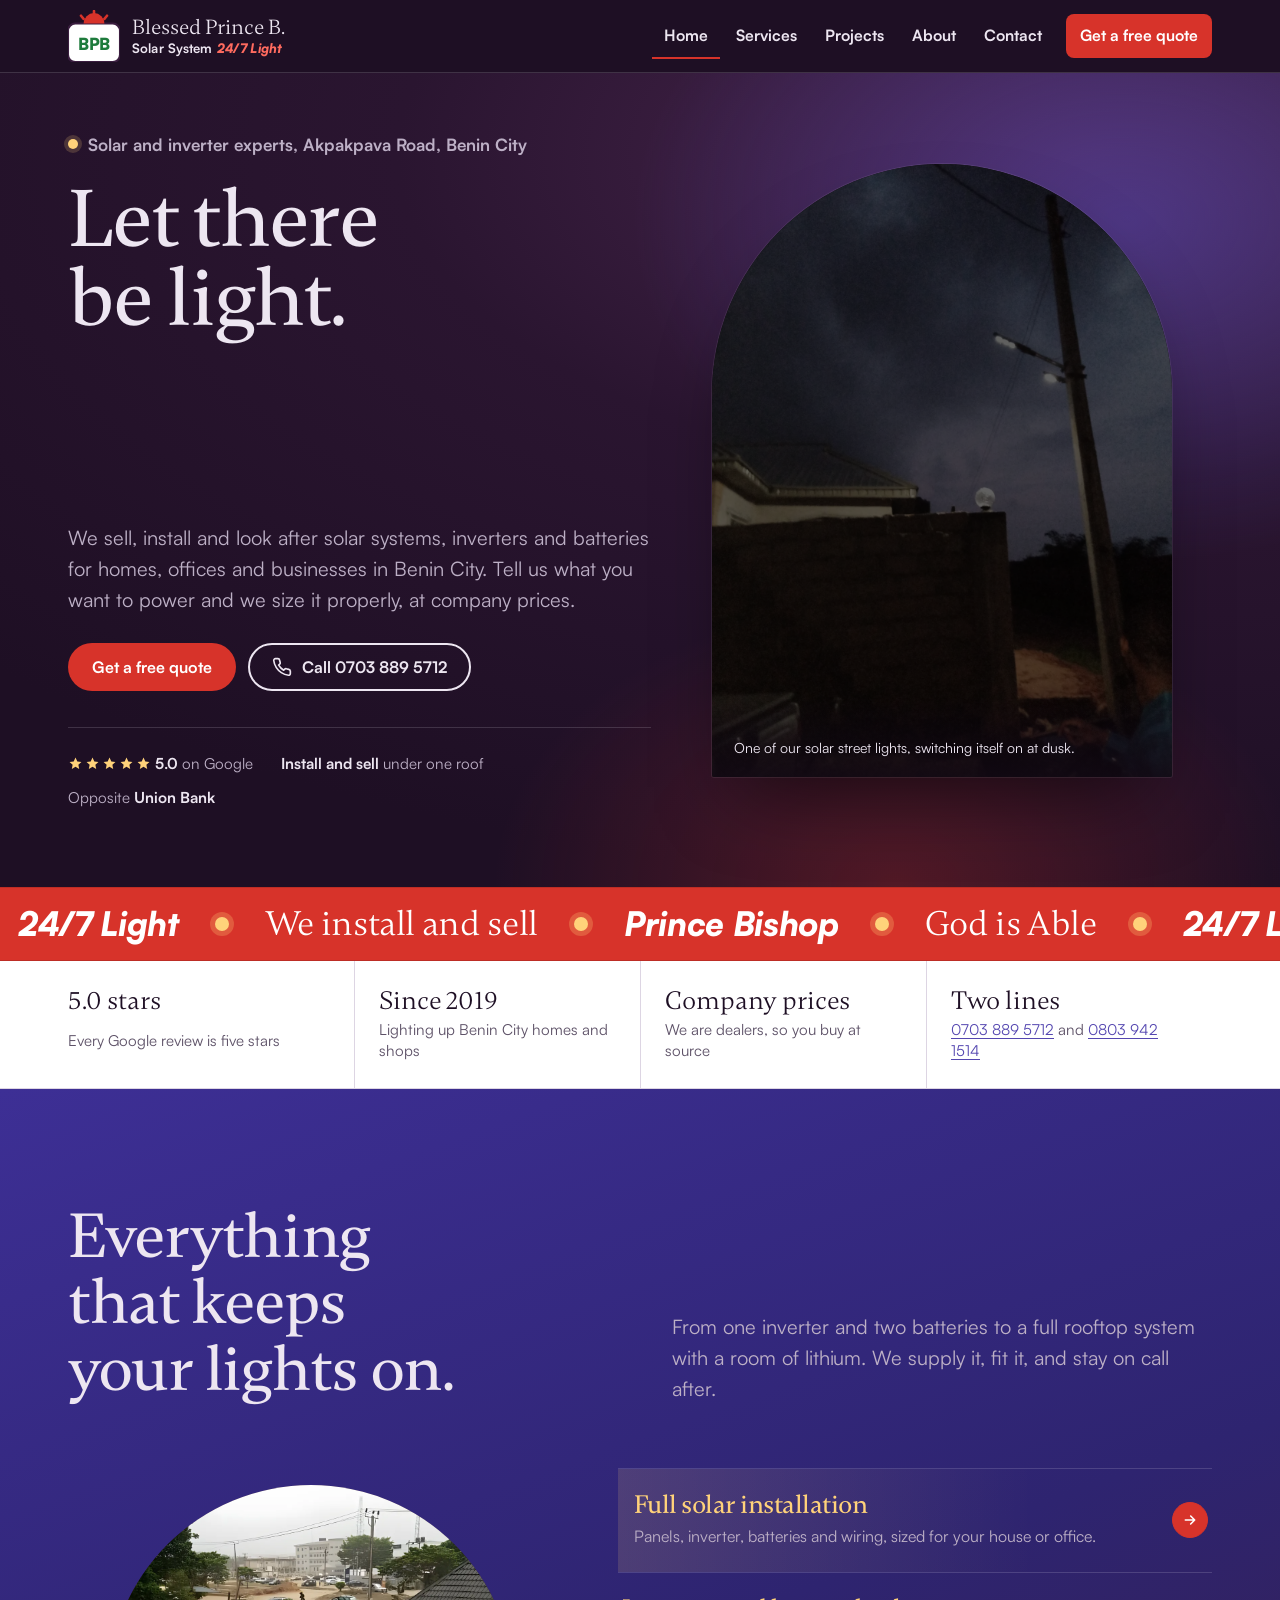
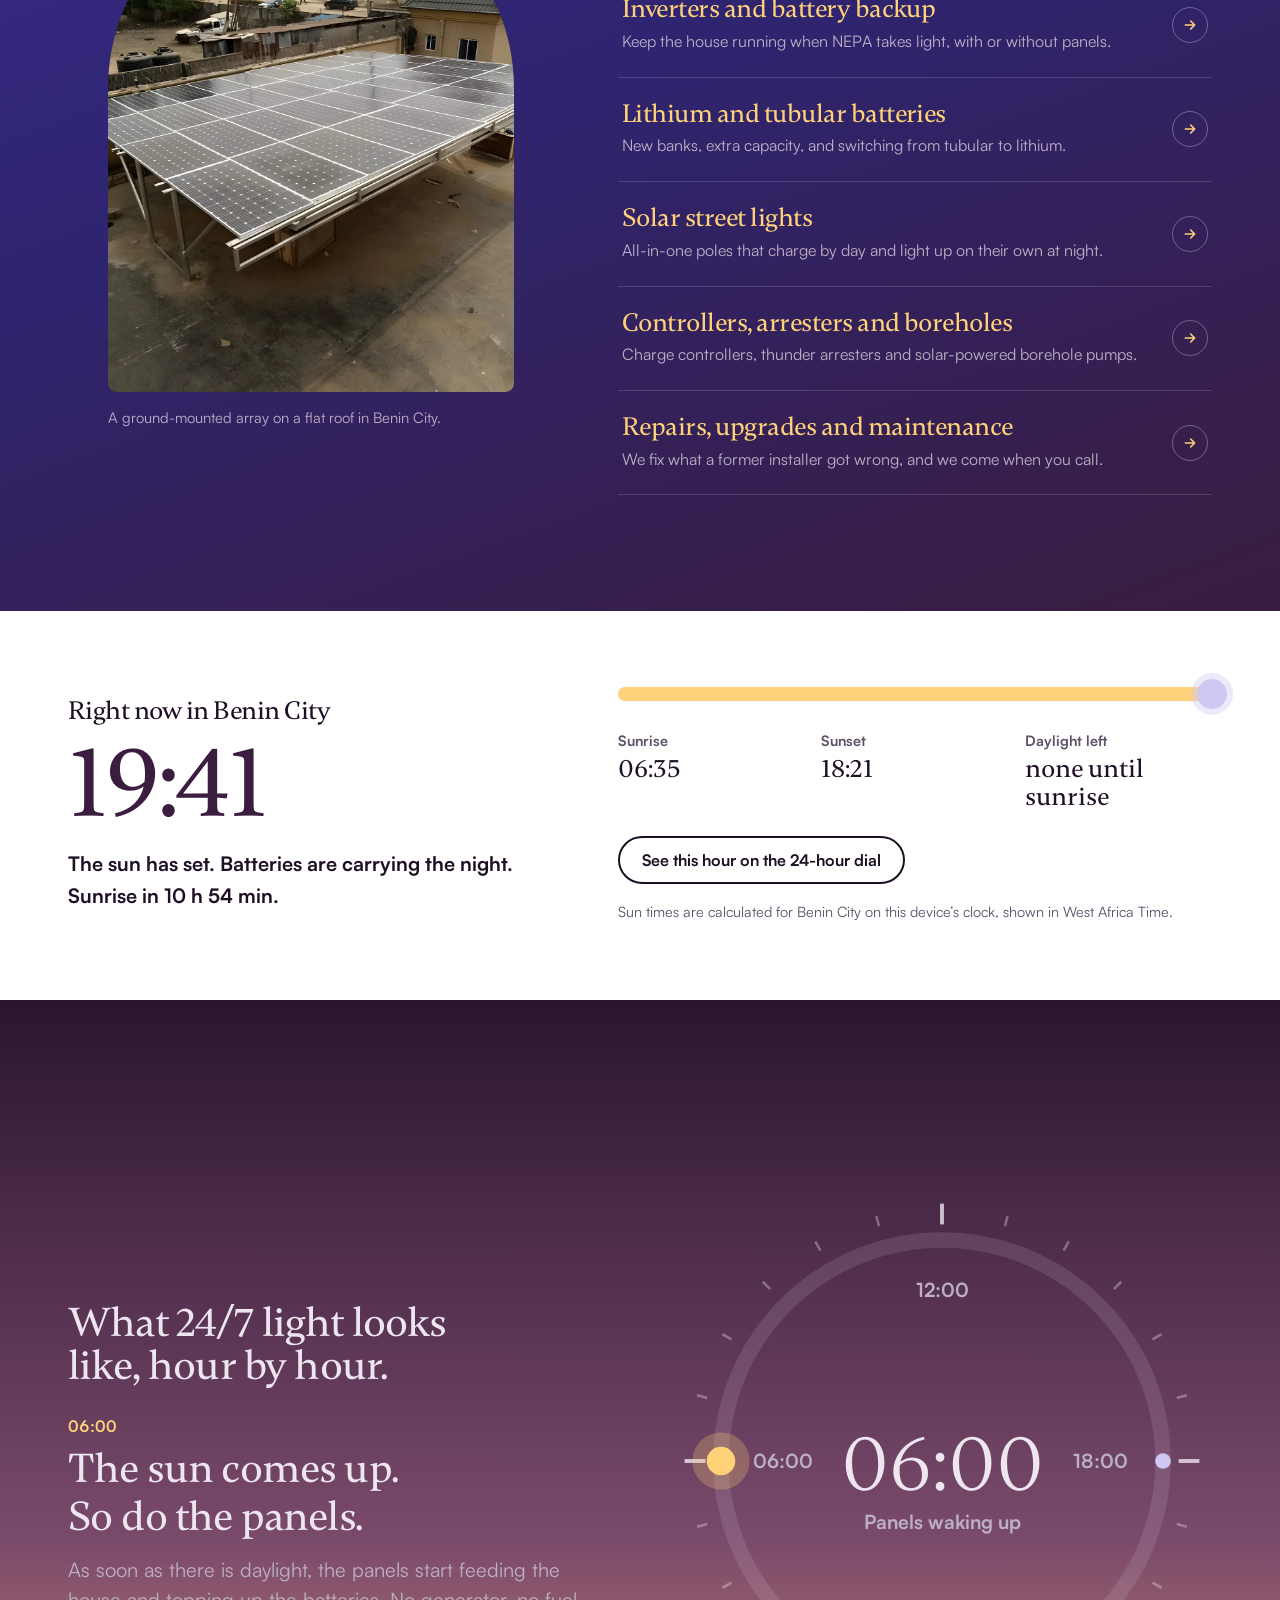
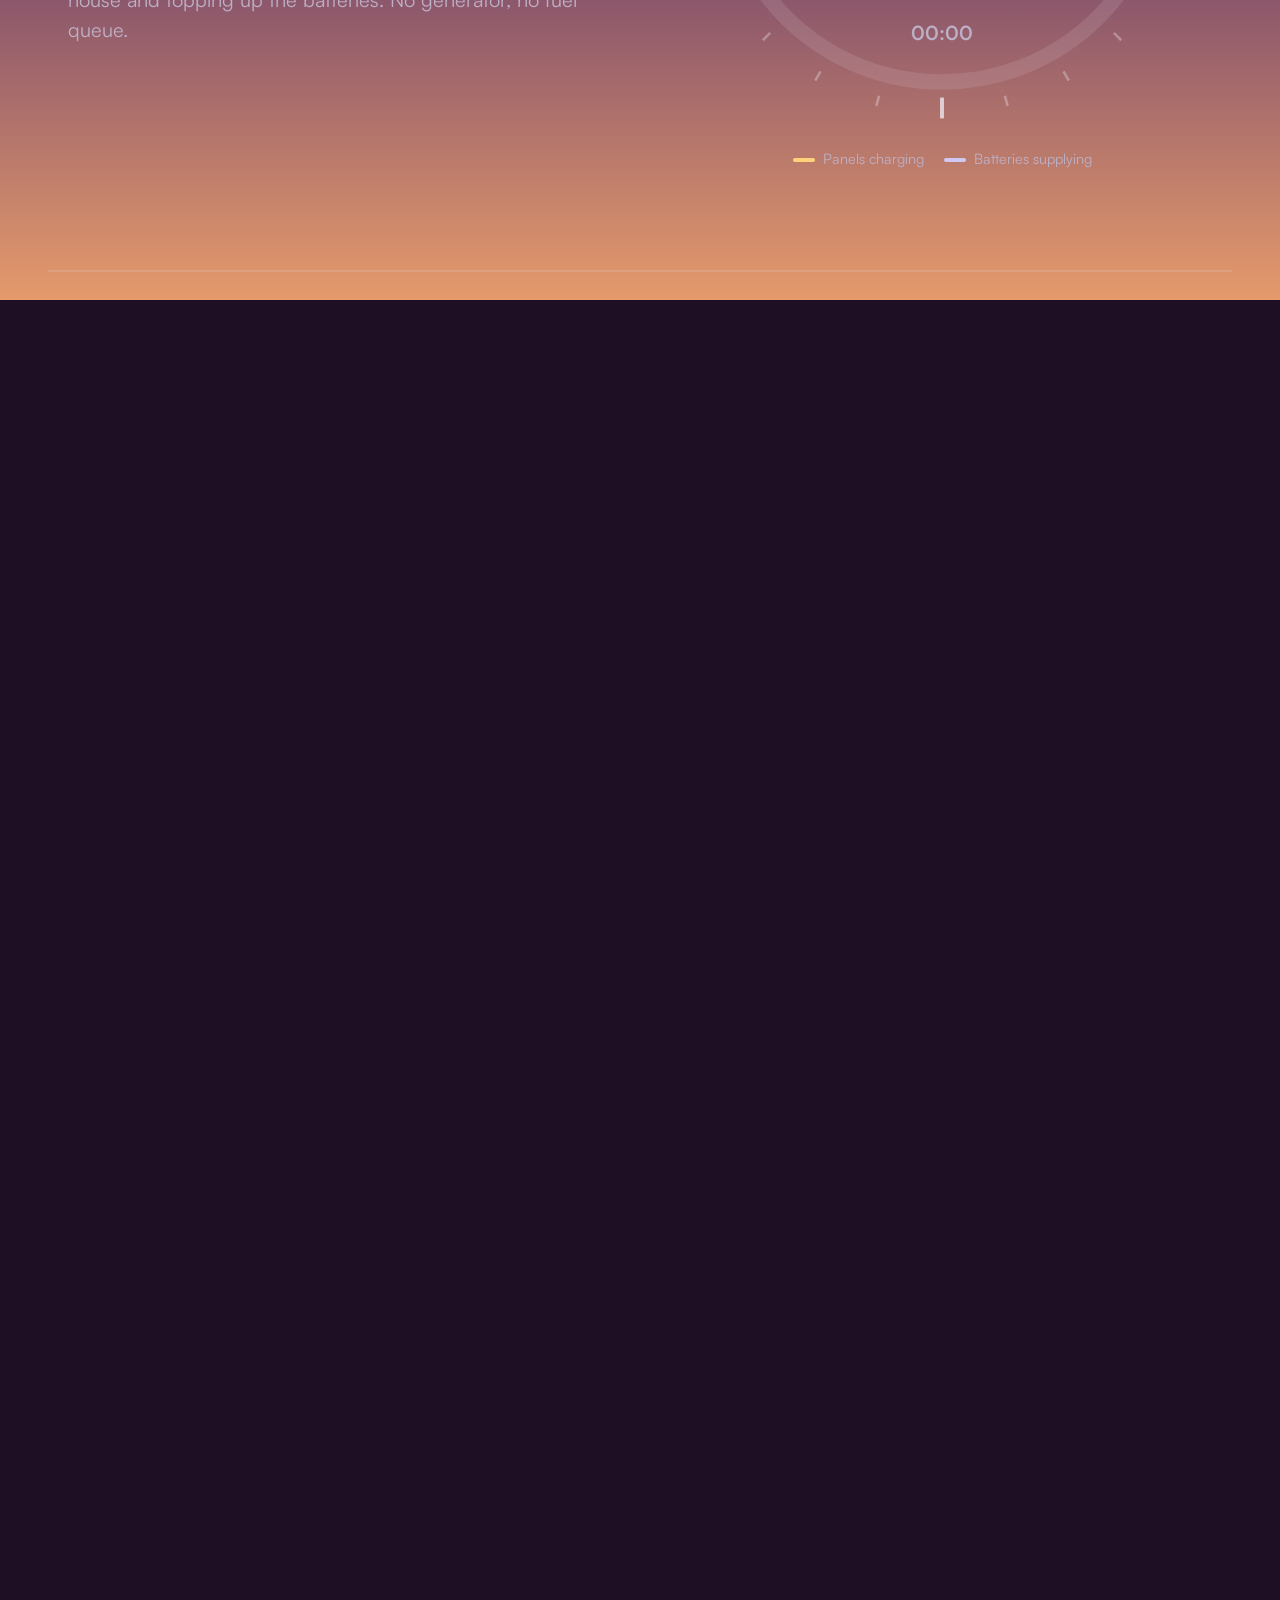
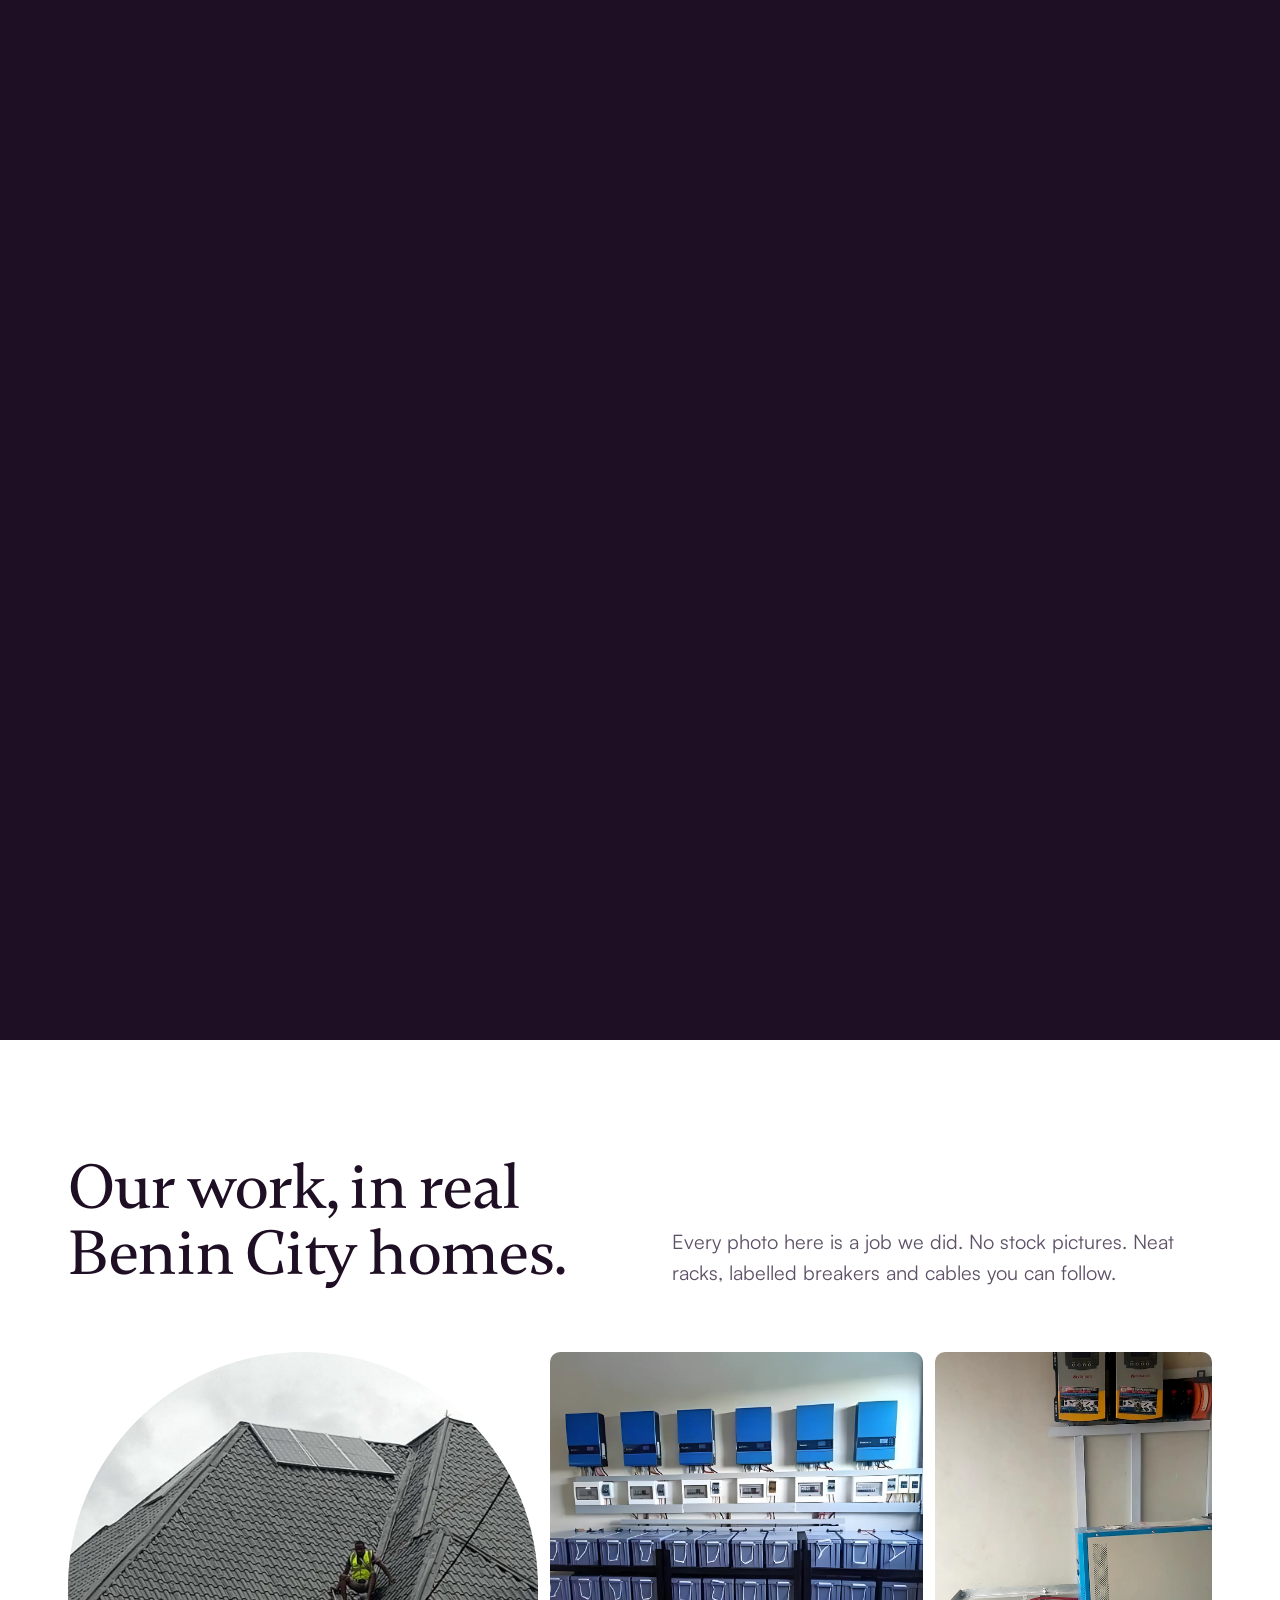
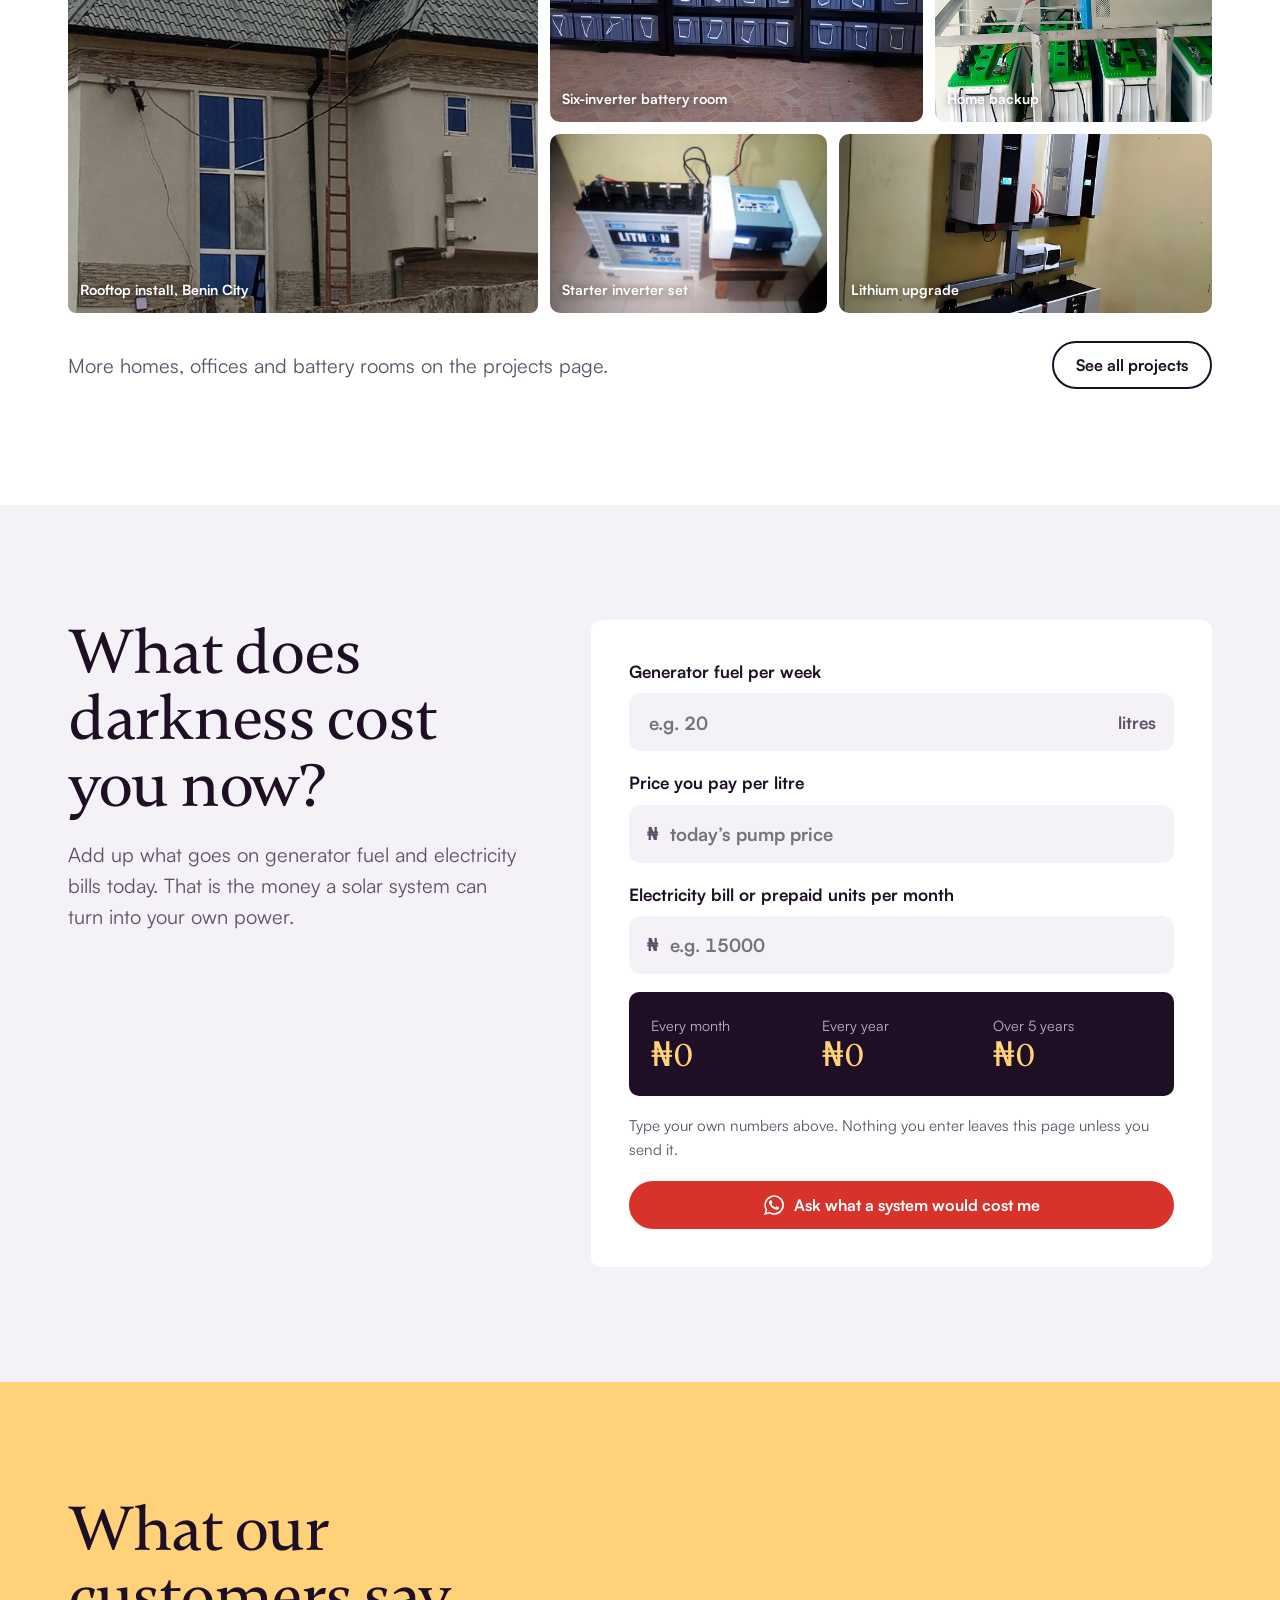
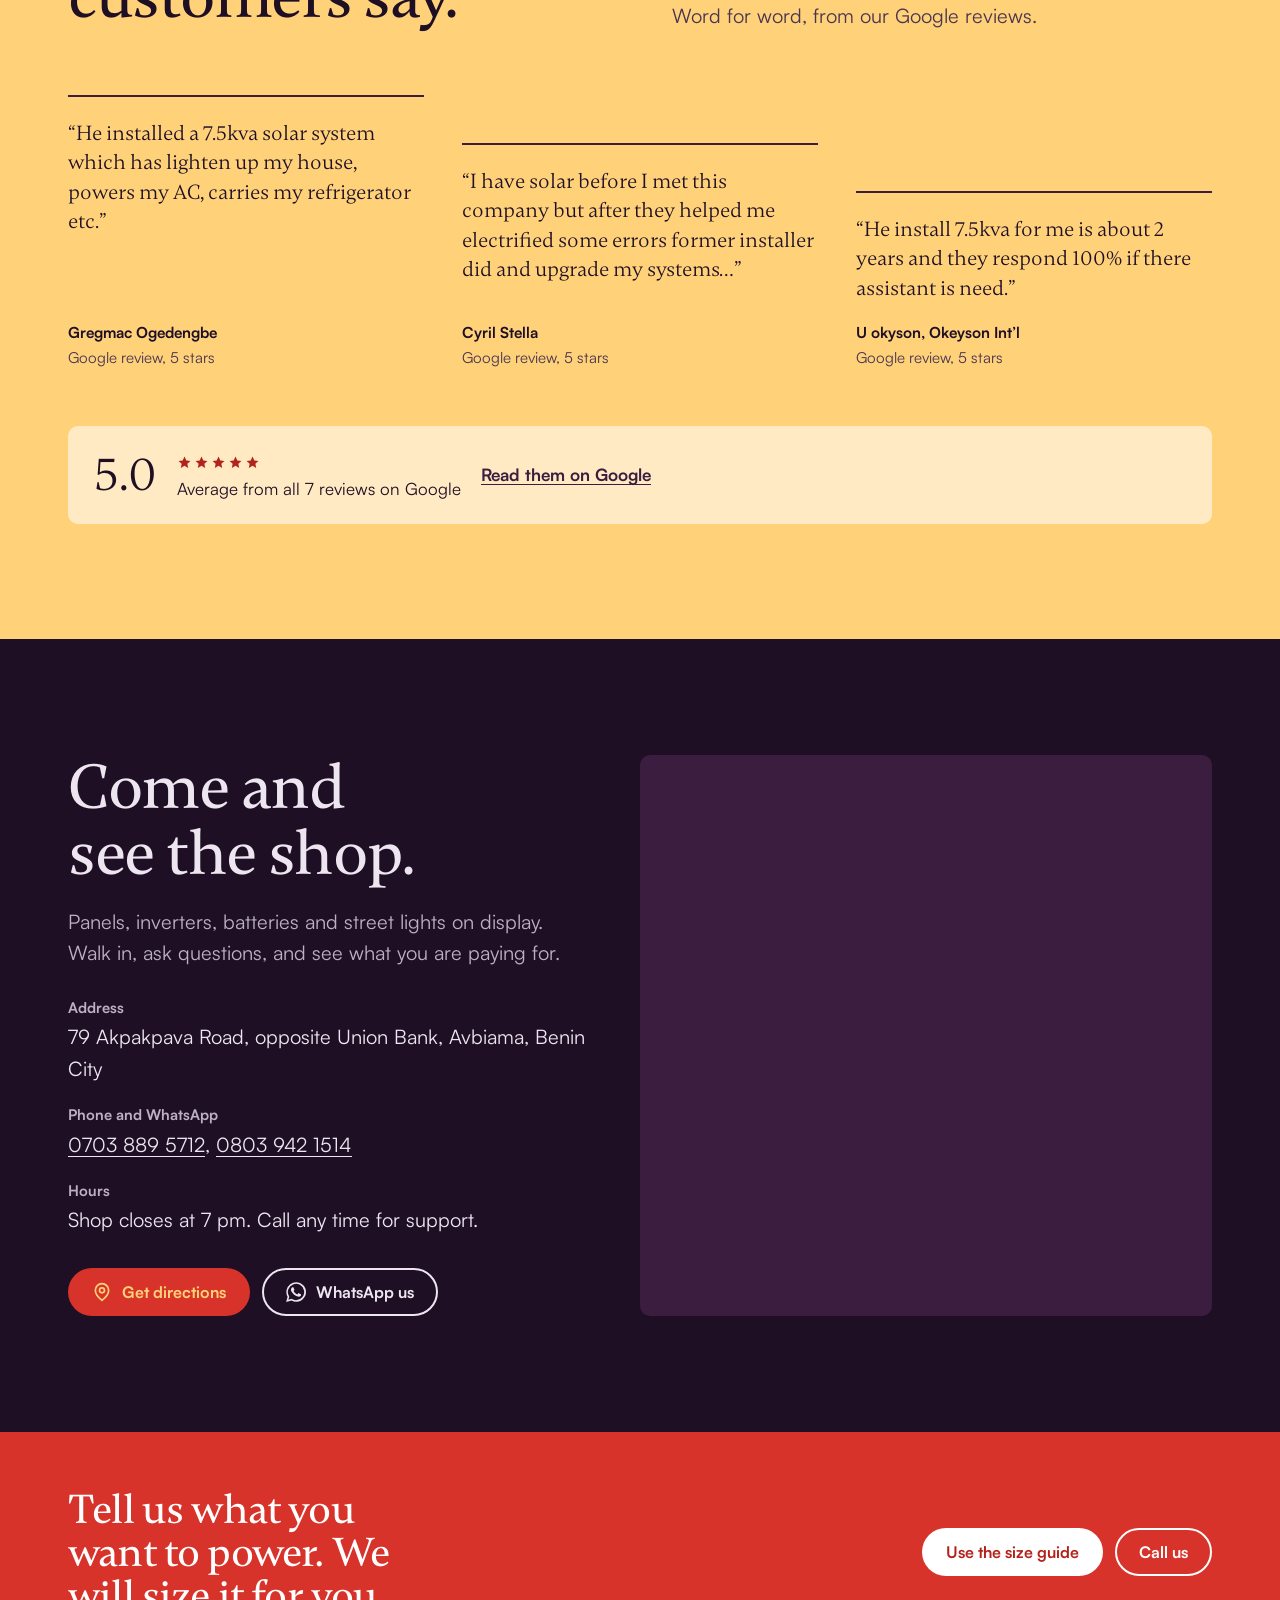
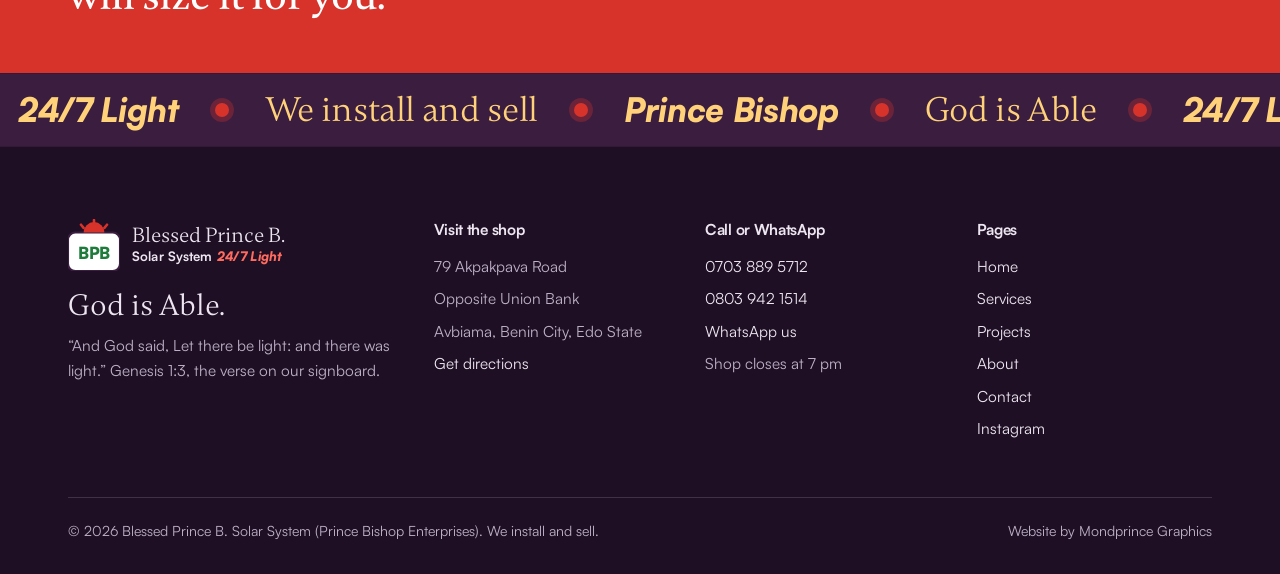
<file: index.html>
<!doctype html>
<html lang="en">
<head>
<meta charset="utf-8">
<meta name="viewport" content="width=device-width, initial-scale=1">
<title>Blessed Prince B. Solar System | Solar, inverters and batteries in Benin City</title>
<meta name="description" content="Blessed Prince B. Solar System (Prince Bishop) sells and installs solar panels, inverters, lithium and tubular batteries, street lights and solar boreholes. 79 Akpakpava Road, opposite Union Bank, Benin City.">
<meta name="theme-color" content="#1E0F24">
<link rel="icon" href="favicon.svg" type="image/svg+xml">
<meta property="og:title" content="Blessed Prince B. Solar System, Benin City">
<meta property="og:description" content="Solar, inverters and batteries, installed and sold at company prices. 79 Akpakpava Road, opposite Union Bank.">
<meta property="og:image" content="https://mondayjohn918.github.io/blessed-prince-solar/og.jpg">
<meta property="og:url" content="https://mondayjohn918.github.io/blessed-prince-solar/">
<link rel="canonical" href="https://mondayjohn918.github.io/blessed-prince-solar/">
<meta property="og:type" content="website">
<link rel="preload" href="fonts/gambetta-medium.woff2" as="font" type="font/woff2" crossorigin>
<link rel="preload" href="fonts/satoshi-regular.woff2" as="font" type="font/woff2" crossorigin>
<link rel="preload" as="image" href="img/p15-1200.webp">
<link rel="stylesheet" href="css/styles.css?v=47b9b4be">
<script>
  /* Show the logo entrance once per session, never for reduced motion */
  try {
    if (!/[?&]nointro/.test(location.search) && !sessionStorage.getItem('bpb-intro') && !matchMedia('(prefers-reduced-motion: reduce)').matches) document.documentElement.classList.add('intro');
  } catch (e) {}
</script>
<script type="application/ld+json">
{
  "@context": "https://schema.org",
  "@type": "LocalBusiness",
  "name": "Blessed Prince B. Solar System (Prince Bishop Enterprises)",
  "description": "Sales and installation of solar panels, inverters, solar batteries, street lights, charge controllers, thunder arresters and solar boreholes.",
  "telephone": ["+2347038895712", "+2348039421514"],
  "address": {
    "@type": "PostalAddress",
    "streetAddress": "79 Akpakpava Road, opposite Union Bank",
    "addressLocality": "Benin City",
    "addressRegion": "Edo",
    "postalCode": "300102",
    "addressCountry": "NG"
  },
  "aggregateRating": { "@type": "AggregateRating", "ratingValue": "5.0", "reviewCount": "7" },
  "slogan": "God is Able"
}
</script>
</head>
<body>
<div class="intro-screen" hidden>
  <div class="intro-rays" aria-hidden="true"></div>
  <div class="intro-mark" aria-hidden="true">
    <svg class="intro-badge" viewBox="-6 -6 112 112">
      <defs><clipPath id="above-plate"><rect x="-6" y="-6" width="112" height="32"/></clipPath></defs>
      <g clip-path="url(#above-plate)"><circle class="ib-sun" cx="50" cy="26" r="20" fill="#D7332A"/></g>
      <g class="ib-rays" stroke="#D7332A" stroke-width="5" stroke-linecap="round" fill="none">
        <path pathLength="1" d="M50 2v8"/><path pathLength="1" d="M25 11l5 6"/><path pathLength="1" d="M75 11l-5 6"/>
      </g>
      <path class="ib-plate" pathLength="1" d="M14 26h72a14 14 0 0 1 14 14v46a14 14 0 0 1-14 14H14A14 14 0 0 1 0 86V40a14 14 0 0 1 14-14z" stroke="#FFFFFF" stroke-width="3"/>
      <text class="ib-text" x="50" y="76" text-anchor="middle" font-family="Satoshi,Arial,sans-serif" font-weight="900" font-size="32" letter-spacing="-1" fill="#1E7B3C">BPB</text>
    </svg>
    <p class="intro-word"><span style="--i:0">B</span><span style="--i:1">l</span><span style="--i:2">e</span><span style="--i:3">s</span><span style="--i:4">s</span><span style="--i:5">e</span><span style="--i:6">d</span><span style="--i:7">&nbsp;</span><span style="--i:8">P</span><span style="--i:9">r</span><span style="--i:10">i</span><span style="--i:11">n</span><span style="--i:12">c</span><span style="--i:13">e</span><span style="--i:14">&nbsp;</span><span style="--i:15">B</span><span style="--i:16">.</span></p>
    <p class="intro-tag">Solar System <i>24/7 Light</i></p>
  </div>
  <button class="intro-skip" type="button">Skip intro</button>
  <div class="intro-bar" aria-hidden="true"><span></span></div>
</div>
<a class="skip" href="#main">Skip to content</a>
<header class="site-header over-dark">
  <div class="wrap header-in">
    <a class="brand" href="index.html" aria-label="Blessed Prince B. Solar System, home"><svg class="brand-badge" viewBox="0 0 100 100" aria-hidden="true"><path d="M14 26h72a14 14 0 0 1 14 14v46a14 14 0 0 1-14 14H14A14 14 0 0 1 0 86V40a14 14 0 0 1 14-14z" fill="#fff" stroke="#3A1D3F" stroke-width="4"/><path d="M30 26a20 20 0 0 1 40 0z" fill="#D7332A"/><g stroke="#D7332A" stroke-width="5" stroke-linecap="round"><path d="M50 2v8M25 11l5 6M75 11l-5 6"/></g><text x="50" y="76" text-anchor="middle" font-family="Satoshi,Arial,sans-serif" font-weight="900" font-size="32" letter-spacing="-1" fill="#1E7B3C">BPB</text></svg><span class="brand-name"><b>Blessed Prince B.</b><span>Solar System <i>24/7 Light</i></span></span></a>
    <button class="menu-btn" type="button" aria-expanded="false" aria-controls="site-nav"><svg viewBox="0 0 24 24" fill="none" stroke="currentColor" stroke-width="2.2" stroke-linecap="round" aria-hidden="true"><path d="M4 7h16M4 12h16M4 17h16"/></svg>Menu</button>
    <nav class="nav" id="site-nav" aria-label="Main">
      <a href="index.html" aria-current="page">Home</a><a href="services.html">Services</a><a href="projects.html">Projects</a><a href="about.html">About</a><a href="contact.html">Contact</a>
      <a class="btn btn-red header-cta" href="contact.html#quote">Get a free quote</a>
    </nav>
  </div>
</header>

<main id="main">
  <section class="hero" aria-labelledby="hero-title">
    <span class="cursor-glow" aria-hidden="true"></span>
    <div class="wrap hero-in">
      <div>
        <p class="hero-kicker"><span class="dot" aria-hidden="true"></span>Solar and inverter experts, Akpakpava Road, Benin City</p>
        <h1 id="hero-title">Let there be light. <span class="line2">And there was light, all night.</span></h1>
        <p class="lede">We sell, install and look after solar systems, inverters and batteries for homes, offices and businesses in Benin City. Tell us what you want to power and we size it properly, at company prices.</p>
        <div class="btn-row">
          <a class="btn btn-red" href="contact.html#quote">Get a free quote</a>
          <a class="btn btn-ghost" href="tel:+2347038895712"><svg viewBox="0 0 24 24" fill="none" stroke="currentColor" stroke-width="2" stroke-linecap="round" stroke-linejoin="round" aria-hidden="true"><path d="M22 16.9v3a2 2 0 0 1-2.2 2 19.8 19.8 0 0 1-8.6-3.1 19.5 19.5 0 0 1-6-6A19.8 19.8 0 0 1 2.1 4.2 2 2 0 0 1 4.1 2h3a2 2 0 0 1 2 1.7c.1.9.4 1.8.7 2.7a2 2 0 0 1-.5 2.1L8 9.8a16 16 0 0 0 6 6l1.3-1.3a2 2 0 0 1 2.1-.4c.9.3 1.8.6 2.7.7a2 2 0 0 1 1.7 2z"/></svg>Call 0703 889 5712</a>
        </div>
        <div class="hero-facts">
          <span><span class="stars" aria-hidden="true"><svg viewBox="0 0 24 24" fill="currentColor" aria-hidden="true"><path d="m12 2.5 2.9 6.1 6.6.8-4.9 4.6 1.3 6.6L12 17.3l-5.9 3.3 1.3-6.6-4.9-4.6 6.6-.8z"/></svg><svg viewBox="0 0 24 24" fill="currentColor" aria-hidden="true"><path d="m12 2.5 2.9 6.1 6.6.8-4.9 4.6 1.3 6.6L12 17.3l-5.9 3.3 1.3-6.6-4.9-4.6 6.6-.8z"/></svg><svg viewBox="0 0 24 24" fill="currentColor" aria-hidden="true"><path d="m12 2.5 2.9 6.1 6.6.8-4.9 4.6 1.3 6.6L12 17.3l-5.9 3.3 1.3-6.6-4.9-4.6 6.6-.8z"/></svg><svg viewBox="0 0 24 24" fill="currentColor" aria-hidden="true"><path d="m12 2.5 2.9 6.1 6.6.8-4.9 4.6 1.3 6.6L12 17.3l-5.9 3.3 1.3-6.6-4.9-4.6 6.6-.8z"/></svg><svg viewBox="0 0 24 24" fill="currentColor" aria-hidden="true"><path d="m12 2.5 2.9 6.1 6.6.8-4.9 4.6 1.3 6.6L12 17.3l-5.9 3.3 1.3-6.6-4.9-4.6 6.6-.8z"/></svg></span> <strong>5.0</strong> on Google</span>
          <span><strong>Install and sell</strong> under one roof</span>
          <span>Opposite <strong>Union Bank</strong></span>
        </div>
      </div>
      <figure class="arch lamp-scene">
        <img src="img/p15-1200.webp" srcset="img/p15-640.webp 640w, img/p15-1200.webp 1200w" sizes="(max-width: 860px) 380px, 480px" width="1200" height="1600" alt="A solar street light installed by Blessed Prince B, glowing at dusk over a compound wall">
        <span class="glow g1" aria-hidden="true"></span>
        <span class="glow g2" aria-hidden="true"></span>
        <figcaption class="arch-caption">One of our solar street lights, switching itself on at dusk.</figcaption>
      </figure>
    </div>
  </section>

  <div class="marquee red" aria-hidden="true"><div class="marquee-track"><div class="marquee-group"><span>24/7 Light</span><i></i><span class="serif">We install and sell</span><i></i><span>Prince Bishop</span><i></i><span class="serif">God is Able</span><i></i></div><div class="marquee-group"><span>24/7 Light</span><i></i><span class="serif">We install and sell</span><i></i><span>Prince Bishop</span><i></i><span class="serif">God is Able</span><i></i></div><div class="marquee-group"><span>24/7 Light</span><i></i><span class="serif">We install and sell</span><i></i><span>Prince Bishop</span><i></i><span class="serif">God is Able</span><i></i></div><div class="marquee-group"><span>24/7 Light</span><i></i><span class="serif">We install and sell</span><i></i><span>Prince Bishop</span><i></i><span class="serif">God is Able</span><i></i></div></div></div>

  <section class="proof" aria-label="Why people choose us">
    <div class="wrap proof-in">
      <div class="proof-item"><b>5.0 stars</b><span>Every Google review is five stars</span></div>
      <div class="proof-item"><b>Since 2019</b><span>Lighting up Benin City homes and shops</span></div>
      <div class="proof-item"><b>Company prices</b><span>We are dealers, so you buy at source</span></div>
      <div class="proof-item"><b>Two lines</b><span><a href="tel:+2347038895712">0703 889 5712</a> and <a href="tel:+2348039421514">0803 942 1514</a></span></div>
    </div>
  </section>

  <section class="section violet" aria-labelledby="svc-title">
    <div class="wrap">
      <div class="head">
        <h2 id="svc-title">Everything that keeps your lights on.</h2>
        <p>From one inverter and two batteries to a full rooftop system with a room of lithium. We supply it, fit it, and stay on call after.</p>
      </div>
      <div class="svc">
        <figure class="svc-figure">
          <div class="frame">
            <img src="img/p05-1200.webp" width="720" height="961" alt="Ground-mounted solar array on a Benin City rooftop" data-caption="A ground-mounted array on a flat roof in Benin City." loading="lazy">
            <img src="img/p08-1200.webp" width="720" height="540" alt="Two wall inverters above three rows of blue batteries" data-caption="Two inverters and a three-row battery bank." loading="lazy">
            <img src="img/p16-1200.webp" width="720" height="960" alt="Wall-mounted lithium battery beside an inverter" data-caption="A wall-mounted lithium battery, neat and quiet." loading="lazy">
            <img src="img/p15-1200.webp" width="1200" height="1600" alt="Solar street light at dusk" data-caption="Solar street lights for estates, streets and compounds." loading="lazy">
            <img src="img/p24-1200.webp" width="1200" height="1200" alt="Charge controller and surge protection on a wall" data-caption="Charge controllers and protection, done properly." loading="lazy">
            <img src="img/p22-1200.webp" width="1200" height="1200" alt="Upgraded inverter and battery setup with tidy wiring" data-caption="Upgrades and repairs on systems other installers left behind." loading="lazy">
          </div>
          <figcaption></figcaption>
        </figure>
        <ul class="svc-list">
          <li><a href="services.html#install"><img class="svc-thumb" src="img/p05-640.webp" alt="" width="640" height="854" loading="lazy"><h3>Full solar installation</h3><p>Panels, inverter, batteries and wiring, sized for your house or office.</p><span class="chev"><svg viewBox="0 0 24 24" fill="none" stroke="currentColor" stroke-width="2.4" stroke-linecap="round" stroke-linejoin="round" aria-hidden="true"><path d="M5 12h14M13 6l6 6-6 6"/></svg></span></a></li>
          <li><a href="services.html#backup"><img class="svc-thumb" src="img/p08-640.webp" alt="" width="640" height="480" loading="lazy"><h3>Inverters and battery backup</h3><p>Keep the house running when NEPA takes light, with or without panels.</p><span class="chev"><svg viewBox="0 0 24 24" fill="none" stroke="currentColor" stroke-width="2.4" stroke-linecap="round" stroke-linejoin="round" aria-hidden="true"><path d="M5 12h14M13 6l6 6-6 6"/></svg></span></a></li>
          <li><a href="services.html#batteries"><img class="svc-thumb" src="img/p16-640.webp" alt="" width="640" height="853" loading="lazy"><h3>Lithium and tubular batteries</h3><p>New banks, extra capacity, and switching from tubular to lithium.</p><span class="chev"><svg viewBox="0 0 24 24" fill="none" stroke="currentColor" stroke-width="2.4" stroke-linecap="round" stroke-linejoin="round" aria-hidden="true"><path d="M5 12h14M13 6l6 6-6 6"/></svg></span></a></li>
          <li><a href="services.html#streetlights"><img class="svc-thumb" src="img/p15-640.webp" alt="" width="640" height="853" loading="lazy"><h3>Solar street lights</h3><p>All-in-one poles that charge by day and light up on their own at night.</p><span class="chev"><svg viewBox="0 0 24 24" fill="none" stroke="currentColor" stroke-width="2.4" stroke-linecap="round" stroke-linejoin="round" aria-hidden="true"><path d="M5 12h14M13 6l6 6-6 6"/></svg></span></a></li>
          <li><a href="services.html#protection"><img class="svc-thumb" src="img/p24-640.webp" alt="" width="640" height="640" loading="lazy"><h3>Controllers, arresters and boreholes</h3><p>Charge controllers, thunder arresters and solar-powered borehole pumps.</p><span class="chev"><svg viewBox="0 0 24 24" fill="none" stroke="currentColor" stroke-width="2.4" stroke-linecap="round" stroke-linejoin="round" aria-hidden="true"><path d="M5 12h14M13 6l6 6-6 6"/></svg></span></a></li>
          <li><a href="services.html#repairs"><img class="svc-thumb" src="img/p22-640.webp" alt="" width="640" height="640" loading="lazy"><h3>Repairs, upgrades and maintenance</h3><p>We fix what a former installer got wrong, and we come when you call.</p><span class="chev"><svg viewBox="0 0 24 24" fill="none" stroke="currentColor" stroke-width="2.4" stroke-linecap="round" stroke-linejoin="round" aria-hidden="true"><path d="M5 12h14M13 6l6 6-6 6"/></svg></span></a></li>
        </ul>
      </div>
    </div>
  </section>

  <section class="now section-tight paper" aria-labelledby="now-title">
    <div class="wrap now-in">
      <div class="now-clock">
        <h2 id="now-title">Right now in Benin City</h2>
        <p class="now-time" aria-live="polite"><time id="now-time">--:--</time></p>
        <p class="now-status" id="now-status">Working out where the sun is&hellip;</p>
      </div>
      <div class="now-day">
        <div class="now-bar" role="img" id="now-bar" aria-label="Daylight progress for today"><span class="now-fill"></span><span class="now-sun" aria-hidden="true"></span></div>
        <dl class="now-times">
          <div><dt>Sunrise</dt><dd id="now-rise">--:--</dd></div>
          <div><dt>Sunset</dt><dd id="now-set">--:--</dd></div>
          <div><dt>Daylight left</dt><dd id="now-left">--</dd></div>
        </dl>
        <button class="btn btn-ghost now-jump" type="button" id="now-jump">See this hour on the 24-hour dial</button>
        <p class="now-note">Sun times are calculated for Benin City on this device&rsquo;s clock, shown in West Africa Time.</p>
      </div>
    </div>
  </section>

  <section class="day" id="day" aria-labelledby="day-title">
    <div class="day-sticky">
      <div class="day-sky" aria-hidden="true"></div>
      <div class="wrap day-in">
        <div>
          <h2 class="day-title" id="day-title">What 24/7 light looks like, hour by hour.</h2>
          <div class="day-stages">
            <div class="stage on">
              <time>06:00</time>
              <h3>The sun comes up. So do the panels.</h3>
              <p>As soon as there is daylight, the panels start feeding the house and topping up the batteries. No generator, no fuel queue.</p>
            </div>
            <div class="stage">
              <time>12:00</time>
              <h3>Midday runs on the roof.</h3>
              <p>Fridge, fans, TV and even the AC run on sunshine, while the extra power fills the batteries for tonight.</p>
            </div>
            <div class="stage">
              <time>18:00</time>
              <h3>NEPA takes light. You barely notice.</h3>
              <p>The inverter switches over by itself. The lights stay on, the fridge keeps humming, and nobody goes looking for the generator key.</p>
            </div>
            <div class="stage">
              <time>00:00</time>
              <h3>The batteries carry you to morning.</h3>
              <p>A well-sized battery bank keeps fans, lights and the fridge going all night. Then the sun comes up and it starts again.</p>
            </div>
          </div>
        </div>
        <div class="dial-wrap">
          <svg class="dial" viewBox="0 0 400 400" role="img" aria-labelledby="dial-title">
  <title id="dial-title">A 24-hour clock showing when the panels charge and when the batteries take over</title>
  <circle cx="200" cy="200" r="170" fill="none" stroke="rgba(237,230,241,.12)" stroke-width="12"/>
  <circle id="arc-sun" class="arc-sun" cx="200" cy="200" r="170" fill="none" stroke-width="12" stroke-linecap="round" transform="rotate(180 200 200)" stroke-dasharray="0 1100"/>
  <circle id="arc-batt" class="arc-batt" cx="200" cy="200" r="170" fill="none" stroke-width="12" stroke-linecap="round" stroke-dasharray="0 1100"/>
  <line class="tick major" x1="200.0" y1="382.0" x2="200.0" y2="398.0"/><line class="tick" x1="151.6" y1="380.6" x2="149.5" y2="388.4"/><line class="tick" x1="106.5" y1="361.9" x2="102.5" y2="368.9"/><line class="tick" x1="67.8" y1="332.2" x2="62.1" y2="337.9"/><line class="tick" x1="38.1" y1="293.5" x2="31.1" y2="297.5"/><line class="tick" x1="19.4" y1="248.4" x2="11.6" y2="250.5"/><line class="tick major" x1="18.0" y1="200.0" x2="2.0" y2="200.0"/><line class="tick" x1="19.4" y1="151.6" x2="11.6" y2="149.5"/><line class="tick" x1="38.1" y1="106.5" x2="31.1" y2="102.5"/><line class="tick" x1="67.8" y1="67.8" x2="62.1" y2="62.1"/><line class="tick" x1="106.5" y1="38.1" x2="102.5" y2="31.1"/><line class="tick" x1="151.6" y1="19.4" x2="149.5" y2="11.6"/><line class="tick major" x1="200.0" y1="18.0" x2="200.0" y2="2.0"/><line class="tick" x1="248.4" y1="19.4" x2="250.5" y2="11.6"/><line class="tick" x1="293.5" y1="38.1" x2="297.5" y2="31.1"/><line class="tick" x1="332.2" y1="67.8" x2="337.9" y2="62.1"/><line class="tick" x1="361.9" y1="106.5" x2="368.9" y2="102.5"/><line class="tick" x1="380.6" y1="151.6" x2="388.4" y2="149.5"/><line class="tick major" x1="382.0" y1="200.0" x2="398.0" y2="200.0"/><line class="tick" x1="380.6" y1="248.4" x2="388.4" y2="250.5"/><line class="tick" x1="361.9" y1="293.5" x2="368.9" y2="297.5"/><line class="tick" x1="332.2" y1="332.2" x2="337.9" y2="337.9"/><line class="tick" x1="293.5" y1="361.9" x2="297.5" y2="368.9"/><line class="tick" x1="248.4" y1="380.6" x2="250.5" y2="388.4"/>
  <text class="num" x="200" y="74" text-anchor="middle">12:00</text><text class="num" x="322" y="205" text-anchor="middle">18:00</text><text class="num" x="200" y="338" text-anchor="middle">00:00</text><text class="num" x="78" y="205" text-anchor="middle">06:00</text>
  <text id="dial-read" class="dial-read" x="200" y="222" text-anchor="middle">06:00</text>
  <text id="dial-sub" class="dial-sub" x="200" y="252" text-anchor="middle">Panels waking up</text>
  <g id="dial-hand" transform="rotate(-90 200 200)">
    <circle cx="200" cy="30" r="22" fill="rgba(255,210,122,.25)"/>
    <circle cx="200" cy="30" r="11" fill="#FFD27A"/>
  </g>
</svg>
          <div class="day-legend" aria-hidden="true"><span><i style="background:var(--lamp)"></i>Panels charging</span><span><i style="background:var(--violet-soft)"></i>Batteries supplying</span></div>
        </div>
      </div>
      <div class="day-progress" aria-hidden="true"><span></span></div>
    </div>
  </section>

  <section class="section paper" aria-labelledby="work-title">
    <div class="wrap">
      <div class="head">
        <h2 id="work-title">Our work, in real Benin City homes.</h2>
        <p>Every photo here is a job we did. No stock pictures. Neat racks, labelled breakers and cables you can follow.</p>
      </div>
      <div class="mosaic">
        <figure class="m1"><img src="img/p18-1200.webp" width="1200" height="1600" alt="Installer on a stone-coated roof fixing solar panels" loading="lazy"><figcaption>Rooftop install, Benin City</figcaption></figure>
        <figure class="m2"><img src="img/p10-1200.webp" width="545" height="540" alt="Six inverters above a large bank of batteries" loading="lazy"><figcaption>Six-inverter battery room</figcaption></figure>
        <figure class="m3"><img src="img/p02-1200.webp" width="1080" height="1920" alt="Two inverters mounted above tubular batteries" loading="lazy"><figcaption>Home backup</figcaption></figure>
        <figure class="m4"><img src="img/p12-1200.webp" width="1200" height="900" alt="Inverter set beside a tubular battery" loading="lazy"><figcaption>Starter inverter set</figcaption></figure>
        <figure class="m5"><img src="img/p19-1200.webp" width="750" height="999" alt="Two inverters and a lithium stack in a hallway" loading="lazy"><figcaption>Lithium upgrade</figcaption></figure>
      </div>
      <div class="after-mosaic">
        <p class="lede" style="margin:0">More homes, offices and battery rooms on the projects page.</p>
        <a class="btn btn-ghost" href="projects.html">See all projects</a>
      </div>
    </div>
  </section>

  <section class="section wash" id="spend" aria-labelledby="spend-title">
    <div class="wrap spend">
      <div class="spend-head">
        <h2 id="spend-title">What does darkness cost you now?</h2>
        <p class="lede">Add up what goes on generator fuel and electricity bills today. That is the money a solar system can turn into your own power.</p>
      </div>
      <form class="spend-form" id="spend-form" novalidate>
        <div class="field">
          <label for="s-litres">Generator fuel per week</label>
          <div class="input-unit"><input id="s-litres" name="litres" type="number" inputmode="decimal" min="0" step="1" placeholder="e.g. 20"><span>litres</span></div>
        </div>
        <div class="field">
          <label for="s-price">Price you pay per litre</label>
          <div class="input-unit"><span class="pre">&#8358;</span><input id="s-price" name="price" type="number" inputmode="decimal" min="0" step="10" placeholder="today&rsquo;s pump price"></div>
        </div>
        <div class="field">
          <label for="s-bill">Electricity bill or prepaid units per month</label>
          <div class="input-unit"><span class="pre">&#8358;</span><input id="s-bill" name="bill" type="number" inputmode="decimal" min="0" step="500" placeholder="e.g. 15000"></div>
        </div>
        <div class="spend-out" aria-live="polite">
          <div><span>Every month</span><b id="s-month">&#8358;0</b></div>
          <div><span>Every year</span><b id="s-year">&#8358;0</b></div>
          <div><span>Over 5 years</span><b id="s-five">&#8358;0</b></div>
        </div>
        <p class="spend-note" id="s-note">Type your own numbers above. Nothing you enter leaves this page unless you send it.</p>
        <a class="btn btn-red" id="s-wa" href="https://wa.me/2347038895712"><svg viewBox="0 0 24 24" fill="currentColor" aria-hidden="true"><path d="M17.5 14.4c-.3-.1-1.8-.9-2-1-.3-.1-.5-.1-.7.1-.2.3-.8 1-.9 1.2-.2.2-.3.2-.6.1-.3-.1-1.3-.5-2.4-1.5-.9-.8-1.5-1.8-1.7-2.1-.2-.3 0-.5.1-.6l.4-.5c.1-.2.2-.3.3-.5.1-.2 0-.4 0-.5l-.9-2.2c-.2-.6-.5-.5-.7-.5h-.6c-.2 0-.5.1-.8.4-.3.3-1 1-1 2.5s1.1 2.9 1.2 3.1c.1.2 2.1 3.2 5.1 4.5.7.3 1.3.5 1.7.6.7.2 1.4.2 1.9.1.6-.1 1.8-.7 2-1.4.2-.7.2-1.3.2-1.4-.1-.2-.3-.3-.6-.4zM12 21.8c-1.8 0-3.5-.5-5-1.4l-.4-.2-3.7 1 1-3.6-.2-.4A9.8 9.8 0 1 1 12 21.8zm8.4-18.2A11.8 11.8 0 0 0 1.9 17.8L.2 24l6.4-1.7A11.8 11.8 0 0 0 24 12c0-3.2-1.2-6.1-3.6-8.4z"/></svg>Ask what a system would cost me</a>
      </form>
    </div>
  </section>

  <section class="section gold" aria-labelledby="reviews-title">
    <div class="wrap">
      <div class="head">
        <h2 id="reviews-title">What our customers say.</h2>
        <p>Word for word, from our Google reviews.</p>
      </div>
      <div class="reviews">
        <figure class="review">
          <blockquote>&ldquo;He installed a 7.5kva solar system which has lighten up my house, powers my AC, carries my refrigerator etc.&rdquo;</blockquote>
          <figcaption><b>Gregmac Ogedengbe</b>Google review, 5 stars</figcaption>
        </figure>
        <figure class="review">
          <blockquote>&ldquo;I have solar before I met this company but after they helped me electrified some errors former installer did and upgrade my systems&hellip;&rdquo;</blockquote>
          <figcaption><b>Cyril Stella</b>Google review, 5 stars</figcaption>
        </figure>
        <figure class="review">
          <blockquote>&ldquo;He install 7.5kva for me is about 2 years and they respond 100% if there assistant is need.&rdquo;</blockquote>
          <figcaption><b>U okyson, Okeyson Int&rsquo;l</b>Google review, 5 stars</figcaption>
        </figure>
      </div>
      <div class="rating-card">
        <span class="big">5.0</span>
        <span><span class="stars" aria-hidden="true"><svg viewBox="0 0 24 24" fill="currentColor" aria-hidden="true"><path d="m12 2.5 2.9 6.1 6.6.8-4.9 4.6 1.3 6.6L12 17.3l-5.9 3.3 1.3-6.6-4.9-4.6 6.6-.8z"/></svg><svg viewBox="0 0 24 24" fill="currentColor" aria-hidden="true"><path d="m12 2.5 2.9 6.1 6.6.8-4.9 4.6 1.3 6.6L12 17.3l-5.9 3.3 1.3-6.6-4.9-4.6 6.6-.8z"/></svg><svg viewBox="0 0 24 24" fill="currentColor" aria-hidden="true"><path d="m12 2.5 2.9 6.1 6.6.8-4.9 4.6 1.3 6.6L12 17.3l-5.9 3.3 1.3-6.6-4.9-4.6 6.6-.8z"/></svg><svg viewBox="0 0 24 24" fill="currentColor" aria-hidden="true"><path d="m12 2.5 2.9 6.1 6.6.8-4.9 4.6 1.3 6.6L12 17.3l-5.9 3.3 1.3-6.6-4.9-4.6 6.6-.8z"/></svg><svg viewBox="0 0 24 24" fill="currentColor" aria-hidden="true"><path d="m12 2.5 2.9 6.1 6.6.8-4.9 4.6 1.3 6.6L12 17.3l-5.9 3.3 1.3-6.6-4.9-4.6 6.6-.8z"/></svg></span><br>Average from all 7 reviews on Google</span>
        <a class="text-link" href="https://www.google.com/search?q=Blessed+Prince+B+Solar+System(Prince+bishop+ENT)">Read them on Google</a>
      </div>
    </div>
  </section>

  <section class="section dark" aria-labelledby="visit-title">
    <div class="wrap visit">
      <div>
        <h2 id="visit-title">Come and see the shop.</h2>
        <p class="lede" style="margin-top:18px">Panels, inverters, batteries and street lights on display. Walk in, ask questions, and see what you are paying for.</p>
        <dl>
          <div><dt>Address</dt><dd>79 Akpakpava Road, opposite Union Bank, Avbiama, Benin City</dd></div>
          <div><dt>Phone and WhatsApp</dt><dd><a href="tel:+2347038895712">0703 889 5712</a>, <a href="tel:+2348039421514">0803 942 1514</a></dd></div>
          <div><dt>Hours</dt><dd>Shop closes at 7 pm. Call any time for support.</dd></div>
        </dl>
        <div class="btn-row">
          <a class="btn btn-red" href="https://maps.google.com/?q=Blessed+Prince+B+Solar+System+79+Akpakpava+Road+Benin+City"><svg viewBox="0 0 24 24" fill="none" stroke="currentColor" stroke-width="2" stroke-linecap="round" stroke-linejoin="round" aria-hidden="true"><path d="M20 10c0 6-8 12-8 12S4 16 4 10a8 8 0 0 1 16 0z"/><circle cx="12" cy="10" r="3"/></svg>Get directions</a>
          <a class="btn btn-ghost" href="https://wa.me/2347038895712"><svg viewBox="0 0 24 24" fill="currentColor" aria-hidden="true"><path d="M17.5 14.4c-.3-.1-1.8-.9-2-1-.3-.1-.5-.1-.7.1-.2.3-.8 1-.9 1.2-.2.2-.3.2-.6.1-.3-.1-1.3-.5-2.4-1.5-.9-.8-1.5-1.8-1.7-2.1-.2-.3 0-.5.1-.6l.4-.5c.1-.2.2-.3.3-.5.1-.2 0-.4 0-.5l-.9-2.2c-.2-.6-.5-.5-.7-.5h-.6c-.2 0-.5.1-.8.4-.3.3-1 1-1 2.5s1.1 2.9 1.2 3.1c.1.2 2.1 3.2 5.1 4.5.7.3 1.3.5 1.7.6.7.2 1.4.2 1.9.1.6-.1 1.8-.7 2-1.4.2-.7.2-1.3.2-1.4-.1-.2-.3-.3-.6-.4zM12 21.8c-1.8 0-3.5-.5-5-1.4l-.4-.2-3.7 1 1-3.6-.2-.4A9.8 9.8 0 1 1 12 21.8zm8.4-18.2A11.8 11.8 0 0 0 1.9 17.8L.2 24l6.4-1.7A11.8 11.8 0 0 0 24 12c0-3.2-1.2-6.1-3.6-8.4z"/></svg>WhatsApp us</a>
        </div>
      </div>
      <div class="map">
        <iframe title="Map showing Blessed Prince B. Solar System on Akpakpava Road" loading="lazy" referrerpolicy="no-referrer-when-downgrade" src="https://maps.google.com/maps?q=Blessed%20Prince%20B%20Solar%20System%2C%2079%20Akpakpava%20Road%2C%20Benin%20City&amp;z=16&amp;output=embed"></iframe>
      </div>
    </div>
  </section>

  <section class="cta-band" aria-labelledby="cta-title">
    <div class="wrap">
      <h2 id="cta-title">Tell us what you want to power. We will size it for you.</h2>
      <div class="btn-row">
        <a class="btn btn-light" href="contact.html#quote">Use the size guide</a>
        <a class="btn btn-ghost" href="tel:+2347038895712">Call us</a>
      </div>
    </div>
  </section>
</main>

<div class="marquee plum" aria-hidden="true"><div class="marquee-track"><div class="marquee-group"><span>24/7 Light</span><i></i><span class="serif">We install and sell</span><i></i><span>Prince Bishop</span><i></i><span class="serif">God is Able</span><i></i></div><div class="marquee-group"><span>24/7 Light</span><i></i><span class="serif">We install and sell</span><i></i><span>Prince Bishop</span><i></i><span class="serif">God is Able</span><i></i></div><div class="marquee-group"><span>24/7 Light</span><i></i><span class="serif">We install and sell</span><i></i><span>Prince Bishop</span><i></i><span class="serif">God is Able</span><i></i></div><div class="marquee-group"><span>24/7 Light</span><i></i><span class="serif">We install and sell</span><i></i><span>Prince Bishop</span><i></i><span class="serif">God is Able</span><i></i></div></div></div>
<footer class="site-footer">
  <div class="wrap">
    <div class="foot-grid">
      <div>
        <a class="brand" href="index.html" aria-label="Blessed Prince B. Solar System, home"><svg class="brand-badge" viewBox="0 0 100 100" aria-hidden="true"><path d="M14 26h72a14 14 0 0 1 14 14v46a14 14 0 0 1-14 14H14A14 14 0 0 1 0 86V40a14 14 0 0 1 14-14z" fill="#fff" stroke="#3A1D3F" stroke-width="4"/><path d="M30 26a20 20 0 0 1 40 0z" fill="#D7332A"/><g stroke="#D7332A" stroke-width="5" stroke-linecap="round"><path d="M50 2v8M25 11l5 6M75 11l-5 6"/></g><text x="50" y="76" text-anchor="middle" font-family="Satoshi,Arial,sans-serif" font-weight="900" font-size="32" letter-spacing="-1" fill="#1E7B3C">BPB</text></svg><span class="brand-name"><b>Blessed Prince B.</b><span>Solar System <i>24/7 Light</i></span></span></a>
        <p class="foot-motto">God is Able.</p>
        <p>&ldquo;And God said, Let there be light: and there was light.&rdquo; Genesis 1:3, the verse on our signboard.</p>
      </div>
      <div>
        <h3>Visit the shop</h3>
        <ul>
          <li>79 Akpakpava Road</li>
          <li>Opposite Union Bank</li>
          <li>Avbiama, Benin City, Edo State</li>
          <li><a href="https://maps.google.com/?q=Blessed+Prince+B+Solar+System+79+Akpakpava+Road+Benin+City">Get directions</a></li>
        </ul>
      </div>
      <div>
        <h3>Call or WhatsApp</h3>
        <ul>
          <li><a href="tel:+2347038895712">0703 889 5712</a></li>
          <li><a href="tel:+2348039421514">0803 942 1514</a></li>
          <li><a href="https://wa.me/2347038895712">WhatsApp us</a></li>
          <li>Shop closes at 7&nbsp;pm</li>
        </ul>
      </div>
      <div>
        <h3>Pages</h3>
        <ul>
          <li><a href="index.html">Home</a></li><li><a href="services.html">Services</a></li><li><a href="projects.html">Projects</a></li><li><a href="about.html">About</a></li><li><a href="contact.html">Contact</a></li>
          <li><a href="https://www.instagram.com/bishop_odenigbo/">Instagram</a></li>
        </ul>
      </div>
    </div>
    <div class="foot-base">
      <span>&copy; <span data-year>2026</span> Blessed Prince B. Solar System (Prince Bishop Enterprises). We install and sell.</span>
      <span>Website by Mondprince Graphics</span>
    </div>
  </div>
</footer>
<nav class="m-bar" aria-label="Quick contact">
  <a href="tel:+2347038895712"><svg viewBox="0 0 24 24" fill="none" stroke="currentColor" stroke-width="2" stroke-linecap="round" stroke-linejoin="round" aria-hidden="true"><path d="M22 16.9v3a2 2 0 0 1-2.2 2 19.8 19.8 0 0 1-8.6-3.1 19.5 19.5 0 0 1-6-6A19.8 19.8 0 0 1 2.1 4.2 2 2 0 0 1 4.1 2h3a2 2 0 0 1 2 1.7c.1.9.4 1.8.7 2.7a2 2 0 0 1-.5 2.1L8 9.8a16 16 0 0 0 6 6l1.3-1.3a2 2 0 0 1 2.1-.4c.9.3 1.8.6 2.7.7a2 2 0 0 1 1.7 2z"/></svg>Call</a>
  <a class="wa" href="https://wa.me/2347038895712?text=Hello%20Blessed%20Prince%20B%2C%20I%20want%20to%20ask%20about%20solar."><svg viewBox="0 0 24 24" fill="currentColor" aria-hidden="true"><path d="M17.5 14.4c-.3-.1-1.8-.9-2-1-.3-.1-.5-.1-.7.1-.2.3-.8 1-.9 1.2-.2.2-.3.2-.6.1-.3-.1-1.3-.5-2.4-1.5-.9-.8-1.5-1.8-1.7-2.1-.2-.3 0-.5.1-.6l.4-.5c.1-.2.2-.3.3-.5.1-.2 0-.4 0-.5l-.9-2.2c-.2-.6-.5-.5-.7-.5h-.6c-.2 0-.5.1-.8.4-.3.3-1 1-1 2.5s1.1 2.9 1.2 3.1c.1.2 2.1 3.2 5.1 4.5.7.3 1.3.5 1.7.6.7.2 1.4.2 1.9.1.6-.1 1.8-.7 2-1.4.2-.7.2-1.3.2-1.4-.1-.2-.3-.3-.6-.4zM12 21.8c-1.8 0-3.5-.5-5-1.4l-.4-.2-3.7 1 1-3.6-.2-.4A9.8 9.8 0 1 1 12 21.8zm8.4-18.2A11.8 11.8 0 0 0 1.9 17.8L.2 24l6.4-1.7A11.8 11.8 0 0 0 24 12c0-3.2-1.2-6.1-3.6-8.4z"/></svg>WhatsApp</a>
</nav>
<script src="js/site.js?v=de40e97f" defer></script>
</body>
</html>
</file>
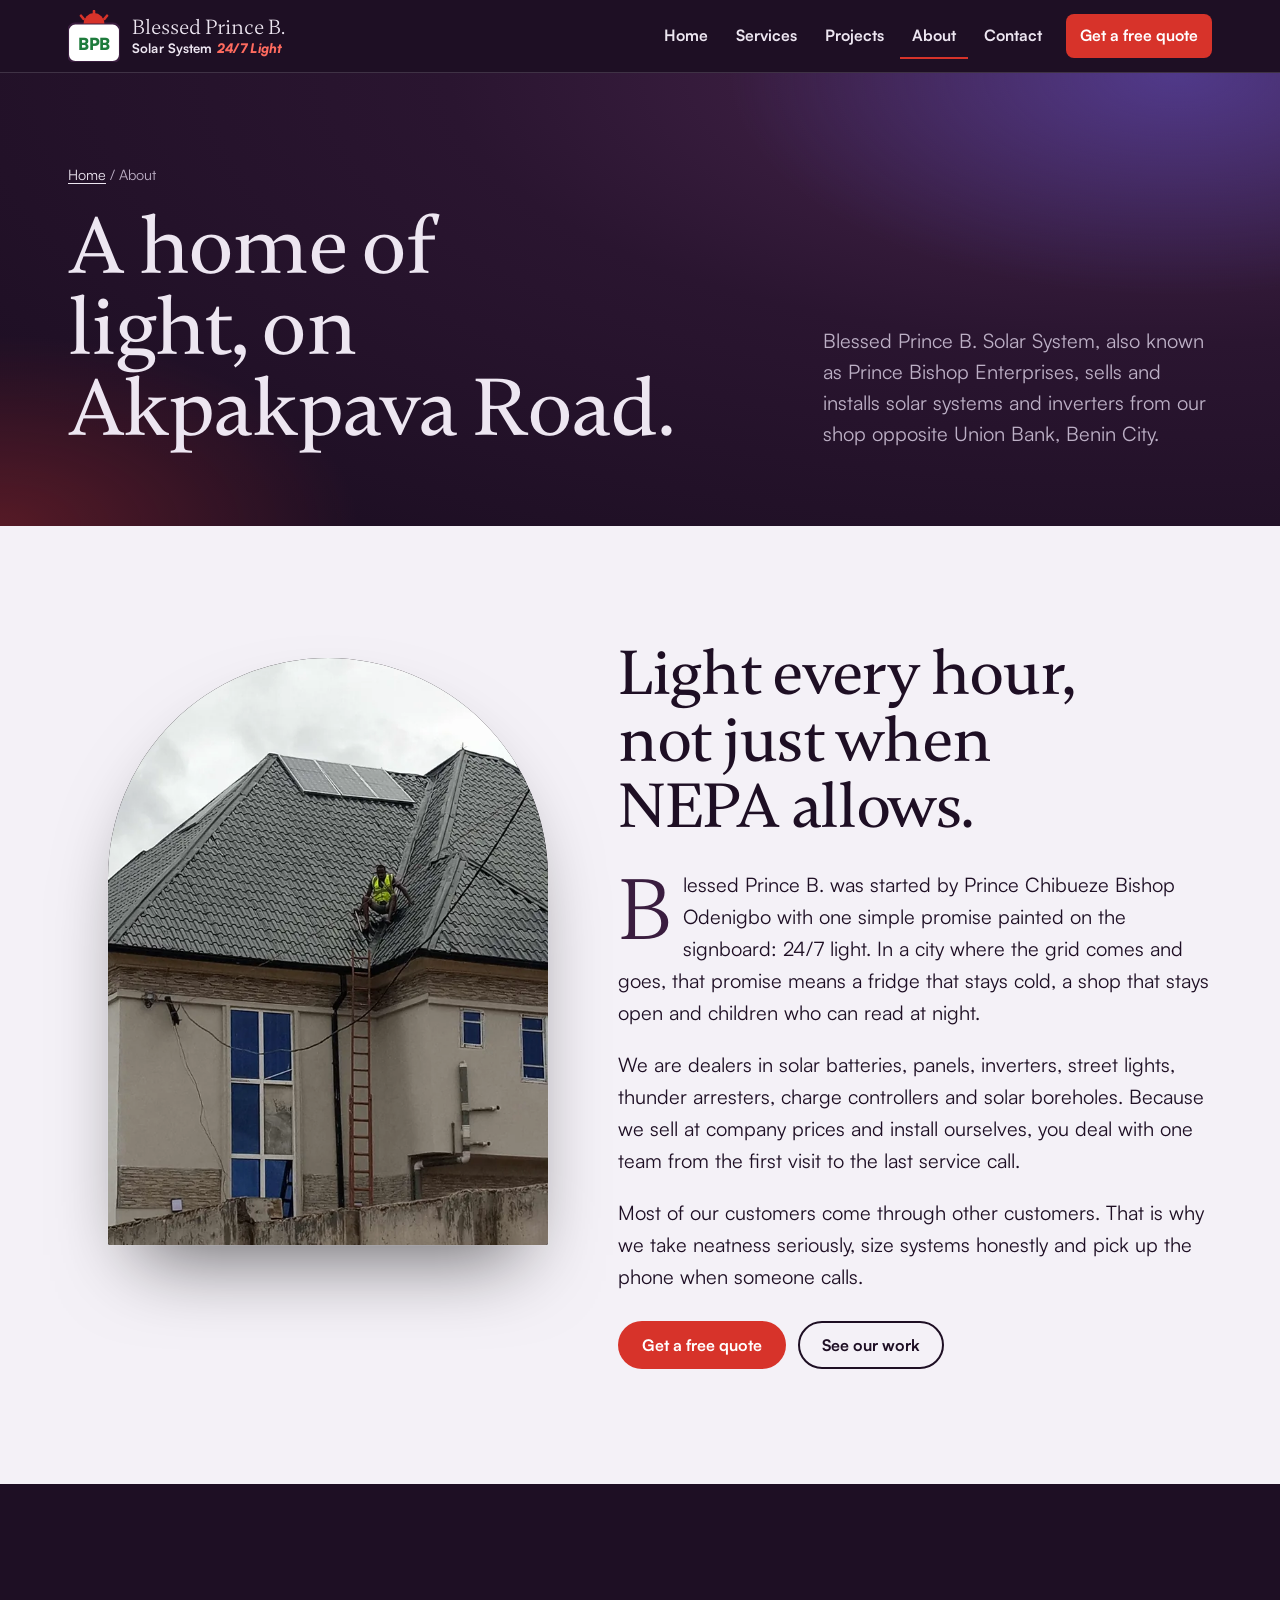
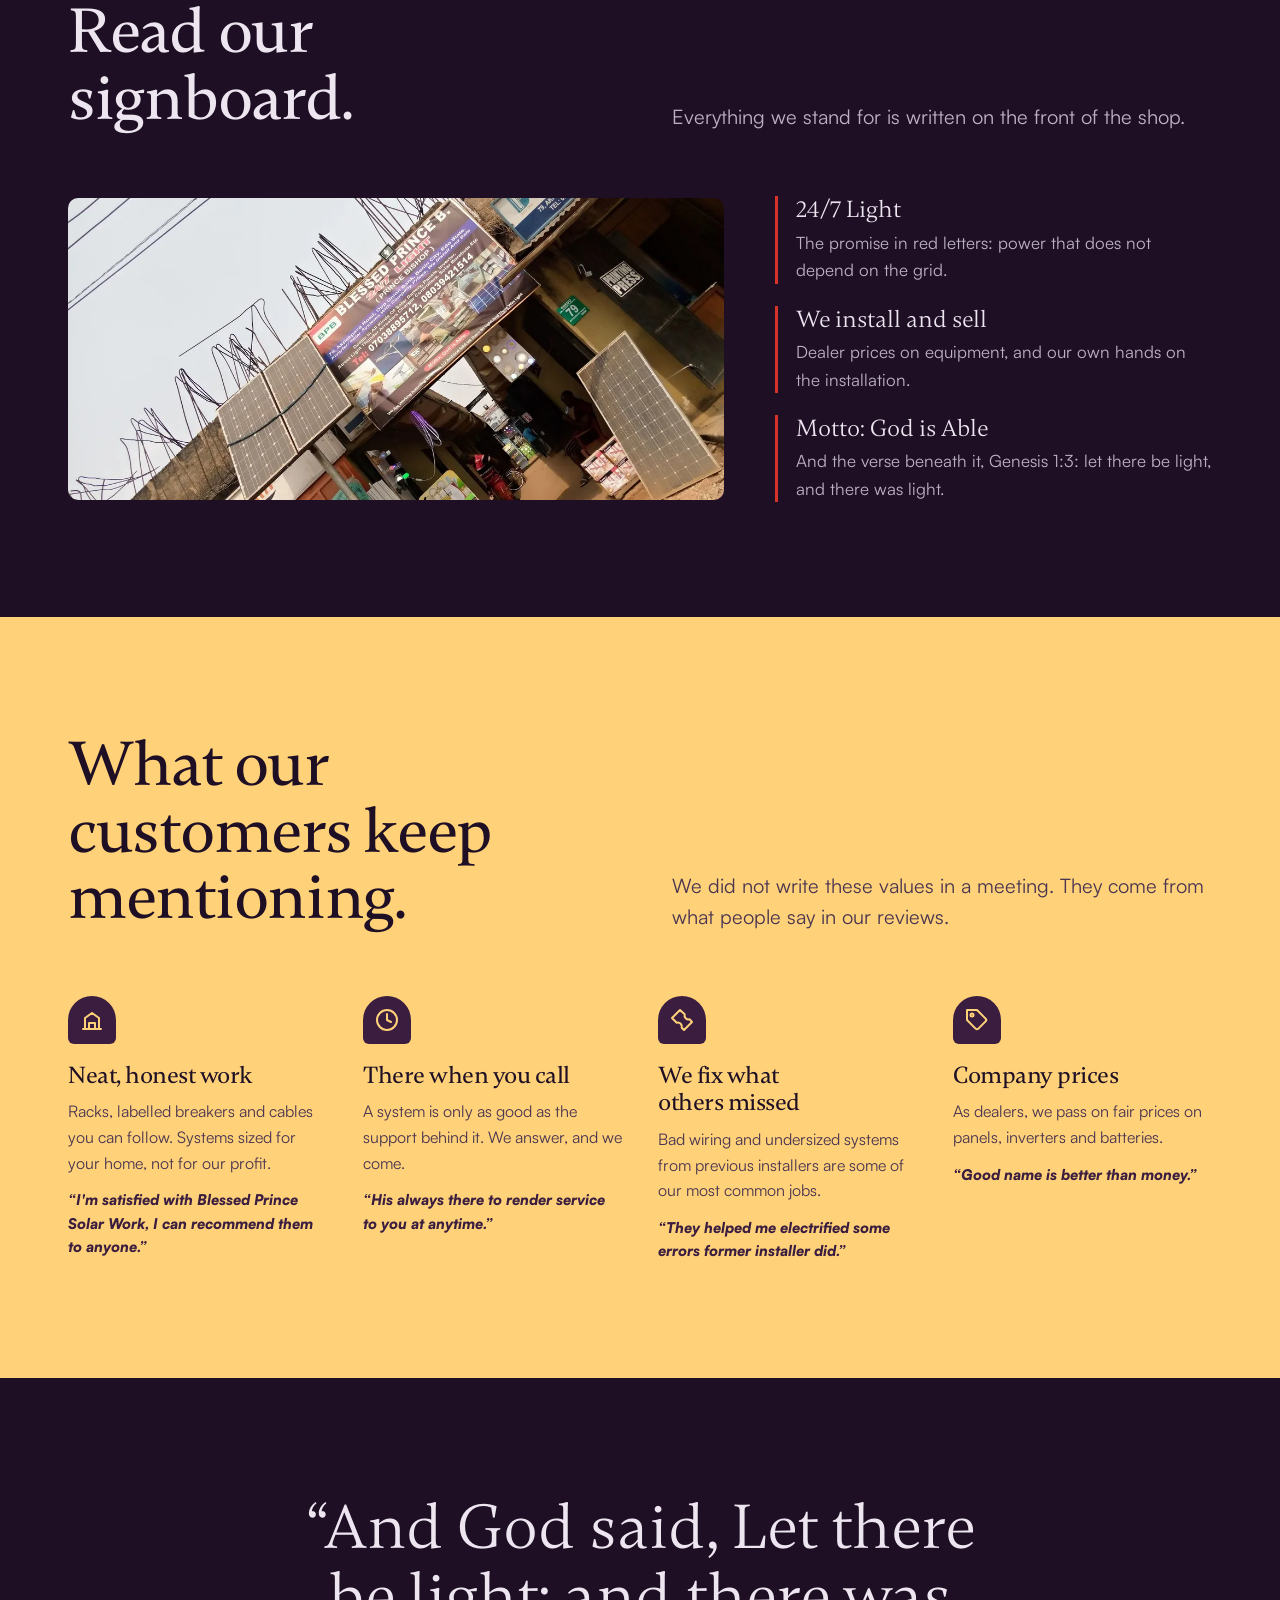
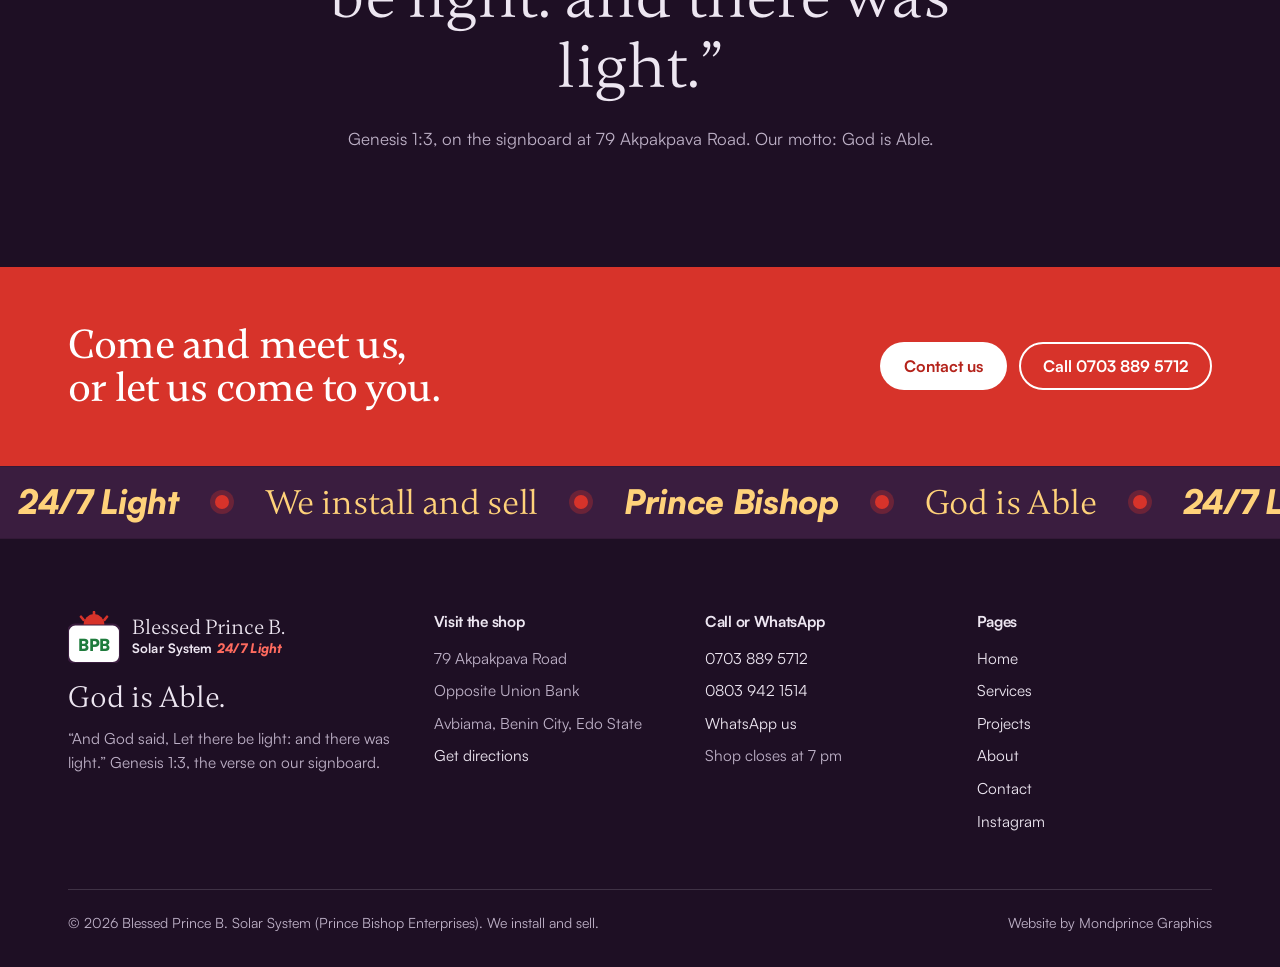
<file: about.html>
<!doctype html>
<html lang="en">
<head>
<meta charset="utf-8">
<meta name="viewport" content="width=device-width, initial-scale=1">
<title>About | Blessed Prince B. Solar System, Benin City</title>
<meta name="description" content="Blessed Prince B. Solar System, also known as Prince Bishop Enterprises, is a solar and inverter dealer and installer at 79 Akpakpava Road, opposite Union Bank, Benin City. Motto: God is Able.">
<meta name="theme-color" content="#1E0F24">
<link rel="icon" href="favicon.svg" type="image/svg+xml">
<meta property="og:title" content="About | Blessed Prince B. Solar System">
<meta property="og:image" content="https://mondayjohn918.github.io/blessed-prince-solar/og.jpg">
<meta property="og:url" content="https://mondayjohn918.github.io/blessed-prince-solar/about.html">
<link rel="canonical" href="https://mondayjohn918.github.io/blessed-prince-solar/about.html">
<link rel="preload" href="fonts/gambetta-medium.woff2" as="font" type="font/woff2" crossorigin>
<link rel="preload" href="fonts/satoshi-regular.woff2" as="font" type="font/woff2" crossorigin>
<link rel="stylesheet" href="css/styles.css?v=47b9b4be">
</head>
<body>
<a class="skip" href="#main">Skip to content</a>
<header class="site-header over-dark">
  <div class="wrap header-in">
    <a class="brand" href="index.html" aria-label="Blessed Prince B. Solar System, home"><svg class="brand-badge" viewBox="0 0 100 100" aria-hidden="true"><path d="M14 26h72a14 14 0 0 1 14 14v46a14 14 0 0 1-14 14H14A14 14 0 0 1 0 86V40a14 14 0 0 1 14-14z" fill="#fff" stroke="#3A1D3F" stroke-width="4"/><path d="M30 26a20 20 0 0 1 40 0z" fill="#D7332A"/><g stroke="#D7332A" stroke-width="5" stroke-linecap="round"><path d="M50 2v8M25 11l5 6M75 11l-5 6"/></g><text x="50" y="76" text-anchor="middle" font-family="Satoshi,Arial,sans-serif" font-weight="900" font-size="32" letter-spacing="-1" fill="#1E7B3C">BPB</text></svg><span class="brand-name"><b>Blessed Prince B.</b><span>Solar System <i>24/7 Light</i></span></span></a>
    <button class="menu-btn" type="button" aria-expanded="false" aria-controls="site-nav"><svg viewBox="0 0 24 24" fill="none" stroke="currentColor" stroke-width="2.2" stroke-linecap="round" aria-hidden="true"><path d="M4 7h16M4 12h16M4 17h16"/></svg>Menu</button>
    <nav class="nav" id="site-nav" aria-label="Main">
      <a href="index.html">Home</a><a href="services.html">Services</a><a href="projects.html">Projects</a><a href="about.html" aria-current="page">About</a><a href="contact.html">Contact</a>
      <a class="btn btn-red header-cta" href="contact.html#quote">Get a free quote</a>
    </nav>
  </div>
</header>

<main id="main">
  <section class="page-hero" aria-labelledby="page-title">
    <div class="wrap">
      <div>
        <p class="crumbs"><a href="index.html">Home</a> / About</p>
        <h1 id="page-title">A home of light, on Akpakpava Road.</h1>
      </div>
      <p class="lede">Blessed Prince B. Solar System, also known as Prince Bishop Enterprises, sells and installs solar systems and inverters from our shop opposite Union Bank, Benin City.</p>
    </div>
  </section>

  <section class="section" aria-labelledby="story-title">
    <div class="wrap story">
      <figure class="arch">
        <img src="img/p18-1200.webp" srcset="img/p18-640.webp 640w, img/p18-1200.webp 1200w" sizes="(max-width: 860px) 92vw, 440px" width="1200" height="1600" alt="Our installer on a roof in Benin City, fixing solar panels" loading="lazy">
      </figure>
      <div class="story-body">
        <h2 id="story-title" style="margin-bottom:28px">Light every hour, not just when NEPA allows.</h2>
        <p>Blessed Prince B. was started by Prince Chibueze Bishop Odenigbo with one simple promise painted on the signboard: 24/7 light. In a city where the grid comes and goes, that promise means a fridge that stays cold, a shop that stays open and children who can read at night.</p>
        <p>We are dealers in solar batteries, panels, inverters, street lights, thunder arresters, charge controllers and solar boreholes. Because we sell at company prices and install ourselves, you deal with one team from the first visit to the last service call.</p>
        <p>Most of our customers come through other customers. That is why we take neatness seriously, size systems honestly and pick up the phone when someone calls.</p>
        <div class="btn-row" style="margin-top:28px">
          <a class="btn btn-red" href="contact.html#quote">Get a free quote</a>
          <a class="btn btn-ghost" href="projects.html">See our work</a>
        </div>
      </div>
    </div>
  </section>

  <section class="section dark" aria-labelledby="sign-title">
    <div class="wrap">
      <div class="head">
        <h2 id="sign-title">Read our signboard.</h2>
        <p>Everything we stand for is written on the front of the shop.</p>
      </div>
      <div class="signboard">
        <img src="img/p07-1200.webp" srcset="img/p07-640.webp 640w, img/p07-1200.webp 1200w" sizes="(max-width: 860px) 92vw, 700px" width="1200" height="554" alt="The Blessed Prince B. 24/7 Light signboard above the shop at 79 Akpakpava Road, with solar panels on display" loading="lazy">
        <ul class="sign-lines">
          <li><b>24/7 Light</b><span>The promise in red letters: power that does not depend on the grid.</span></li>
          <li><b>We install and sell</b><span>Dealer prices on equipment, and our own hands on the installation.</span></li>
          <li><b>Motto: God is Able</b><span>And the verse beneath it, Genesis 1:3: let there be light, and there was light.</span></li>
        </ul>
      </div>
    </div>
  </section>

  <section class="section gold" aria-labelledby="values-title">
    <div class="wrap">
      <div class="head">
        <h2 id="values-title">What our customers keep mentioning.</h2>
        <p>We did not write these values in a meeting. They come from what people say in our reviews.</p>
      </div>
      <div class="values">
        <div class="value">
          <div class="value-icon"><svg viewBox="0 0 24 24" fill="none" stroke="currentColor" stroke-width="2" stroke-linecap="round" stroke-linejoin="round" aria-hidden="true"><path d="M3 21h18M5 21V10l7-5 7 5v11M9 21v-6h6v6"/></svg></div>
          <h3>Neat, honest work</h3>
          <p>Racks, labelled breakers and cables you can follow. Systems sized for your home, not for our profit.</p>
          <q>I'm satisfied with Blessed Prince Solar Work, I can recommend them to anyone.</q>
        </div>
        <div class="value">
          <div class="value-icon"><svg viewBox="0 0 24 24" fill="none" stroke="currentColor" stroke-width="2" stroke-linecap="round" stroke-linejoin="round" aria-hidden="true"><circle cx="12" cy="12" r="10"/><path d="M12 6v6l4 2"/></svg></div>
          <h3>There when you call</h3>
          <p>A system is only as good as the support behind it. We answer, and we come.</p>
          <q>His always there to render service to you at anytime.</q>
        </div>
        <div class="value">
          <div class="value-icon"><svg viewBox="0 0 24 24" fill="none" stroke="currentColor" stroke-width="2" stroke-linecap="round" stroke-linejoin="round" aria-hidden="true"><path d="M14.7 6.3a4 4 0 0 0 5 5L22 14l-8 8-2.3-2.3a4 4 0 0 0-5-5L2 10l8-8z"/></svg></div>
          <h3>We fix what others missed</h3>
          <p>Bad wiring and undersized systems from previous installers are some of our most common jobs.</p>
          <q>They helped me electrified some errors former installer did.</q>
        </div>
        <div class="value">
          <div class="value-icon"><svg viewBox="0 0 24 24" fill="none" stroke="currentColor" stroke-width="2" stroke-linecap="round" stroke-linejoin="round" aria-hidden="true"><path d="M20.6 13.4 13.4 20.6a2 2 0 0 1-2.8 0L2 12V2h10l8.6 8.6a2 2 0 0 1 0 2.8z"/><circle cx="7" cy="7" r="1.5"/></svg></div>
          <h3>Company prices</h3>
          <p>As dealers, we pass on fair prices on panels, inverters and batteries.</p>
          <q>Good name is better than money.</q>
        </div>
      </div>
    </div>
  </section>

  <section class="section dark motto" aria-labelledby="motto-title">
    <div class="wrap">
      <h2 class="sr-only" id="motto-title">Our motto</h2>
      <blockquote>&ldquo;And God said, Let there be light: and there was light.&rdquo;</blockquote>
      <p>Genesis 1:3, on the signboard at 79 Akpakpava Road. Our motto: God is Able.</p>
    </div>
  </section>

  <section class="cta-band" aria-labelledby="cta-title">
    <div class="wrap">
      <h2 id="cta-title">Come and meet us, or let us come to you.</h2>
      <div class="btn-row">
        <a class="btn btn-light" href="contact.html">Contact us</a>
        <a class="btn btn-ghost" href="tel:+2347038895712">Call 0703 889 5712</a>
      </div>
    </div>
  </section>
</main>

<div class="marquee plum" aria-hidden="true"><div class="marquee-track"><div class="marquee-group"><span>24/7 Light</span><i></i><span class="serif">We install and sell</span><i></i><span>Prince Bishop</span><i></i><span class="serif">God is Able</span><i></i></div><div class="marquee-group"><span>24/7 Light</span><i></i><span class="serif">We install and sell</span><i></i><span>Prince Bishop</span><i></i><span class="serif">God is Able</span><i></i></div><div class="marquee-group"><span>24/7 Light</span><i></i><span class="serif">We install and sell</span><i></i><span>Prince Bishop</span><i></i><span class="serif">God is Able</span><i></i></div><div class="marquee-group"><span>24/7 Light</span><i></i><span class="serif">We install and sell</span><i></i><span>Prince Bishop</span><i></i><span class="serif">God is Able</span><i></i></div></div></div>
<footer class="site-footer">
  <div class="wrap">
    <div class="foot-grid">
      <div>
        <a class="brand" href="index.html" aria-label="Blessed Prince B. Solar System, home"><svg class="brand-badge" viewBox="0 0 100 100" aria-hidden="true"><path d="M14 26h72a14 14 0 0 1 14 14v46a14 14 0 0 1-14 14H14A14 14 0 0 1 0 86V40a14 14 0 0 1 14-14z" fill="#fff" stroke="#3A1D3F" stroke-width="4"/><path d="M30 26a20 20 0 0 1 40 0z" fill="#D7332A"/><g stroke="#D7332A" stroke-width="5" stroke-linecap="round"><path d="M50 2v8M25 11l5 6M75 11l-5 6"/></g><text x="50" y="76" text-anchor="middle" font-family="Satoshi,Arial,sans-serif" font-weight="900" font-size="32" letter-spacing="-1" fill="#1E7B3C">BPB</text></svg><span class="brand-name"><b>Blessed Prince B.</b><span>Solar System <i>24/7 Light</i></span></span></a>
        <p class="foot-motto">God is Able.</p>
        <p>&ldquo;And God said, Let there be light: and there was light.&rdquo; Genesis 1:3, the verse on our signboard.</p>
      </div>
      <div>
        <h3>Visit the shop</h3>
        <ul>
          <li>79 Akpakpava Road</li>
          <li>Opposite Union Bank</li>
          <li>Avbiama, Benin City, Edo State</li>
          <li><a href="https://maps.google.com/?q=Blessed+Prince+B+Solar+System+79+Akpakpava+Road+Benin+City">Get directions</a></li>
        </ul>
      </div>
      <div>
        <h3>Call or WhatsApp</h3>
        <ul>
          <li><a href="tel:+2347038895712">0703 889 5712</a></li>
          <li><a href="tel:+2348039421514">0803 942 1514</a></li>
          <li><a href="https://wa.me/2347038895712">WhatsApp us</a></li>
          <li>Shop closes at 7&nbsp;pm</li>
        </ul>
      </div>
      <div>
        <h3>Pages</h3>
        <ul>
          <li><a href="index.html">Home</a></li><li><a href="services.html">Services</a></li><li><a href="projects.html">Projects</a></li><li><a href="about.html">About</a></li><li><a href="contact.html">Contact</a></li>
          <li><a href="https://www.instagram.com/bishop_odenigbo/">Instagram</a></li>
        </ul>
      </div>
    </div>
    <div class="foot-base">
      <span>&copy; <span data-year>2026</span> Blessed Prince B. Solar System (Prince Bishop Enterprises). We install and sell.</span>
      <span>Website by Mondprince Graphics</span>
    </div>
  </div>
</footer>
<nav class="m-bar" aria-label="Quick contact">
  <a href="tel:+2347038895712"><svg viewBox="0 0 24 24" fill="none" stroke="currentColor" stroke-width="2" stroke-linecap="round" stroke-linejoin="round" aria-hidden="true"><path d="M22 16.9v3a2 2 0 0 1-2.2 2 19.8 19.8 0 0 1-8.6-3.1 19.5 19.5 0 0 1-6-6A19.8 19.8 0 0 1 2.1 4.2 2 2 0 0 1 4.1 2h3a2 2 0 0 1 2 1.7c.1.9.4 1.8.7 2.7a2 2 0 0 1-.5 2.1L8 9.8a16 16 0 0 0 6 6l1.3-1.3a2 2 0 0 1 2.1-.4c.9.3 1.8.6 2.7.7a2 2 0 0 1 1.7 2z"/></svg>Call</a>
  <a class="wa" href="https://wa.me/2347038895712?text=Hello%20Blessed%20Prince%20B%2C%20I%20want%20to%20ask%20about%20solar."><svg viewBox="0 0 24 24" fill="currentColor" aria-hidden="true"><path d="M17.5 14.4c-.3-.1-1.8-.9-2-1-.3-.1-.5-.1-.7.1-.2.3-.8 1-.9 1.2-.2.2-.3.2-.6.1-.3-.1-1.3-.5-2.4-1.5-.9-.8-1.5-1.8-1.7-2.1-.2-.3 0-.5.1-.6l.4-.5c.1-.2.2-.3.3-.5.1-.2 0-.4 0-.5l-.9-2.2c-.2-.6-.5-.5-.7-.5h-.6c-.2 0-.5.1-.8.4-.3.3-1 1-1 2.5s1.1 2.9 1.2 3.1c.1.2 2.1 3.2 5.1 4.5.7.3 1.3.5 1.7.6.7.2 1.4.2 1.9.1.6-.1 1.8-.7 2-1.4.2-.7.2-1.3.2-1.4-.1-.2-.3-.3-.6-.4zM12 21.8c-1.8 0-3.5-.5-5-1.4l-.4-.2-3.7 1 1-3.6-.2-.4A9.8 9.8 0 1 1 12 21.8zm8.4-18.2A11.8 11.8 0 0 0 1.9 17.8L.2 24l6.4-1.7A11.8 11.8 0 0 0 24 12c0-3.2-1.2-6.1-3.6-8.4z"/></svg>WhatsApp</a>
</nav>
<script src="js/site.js?v=de40e97f" defer></script>
</body>
</html>
</file>
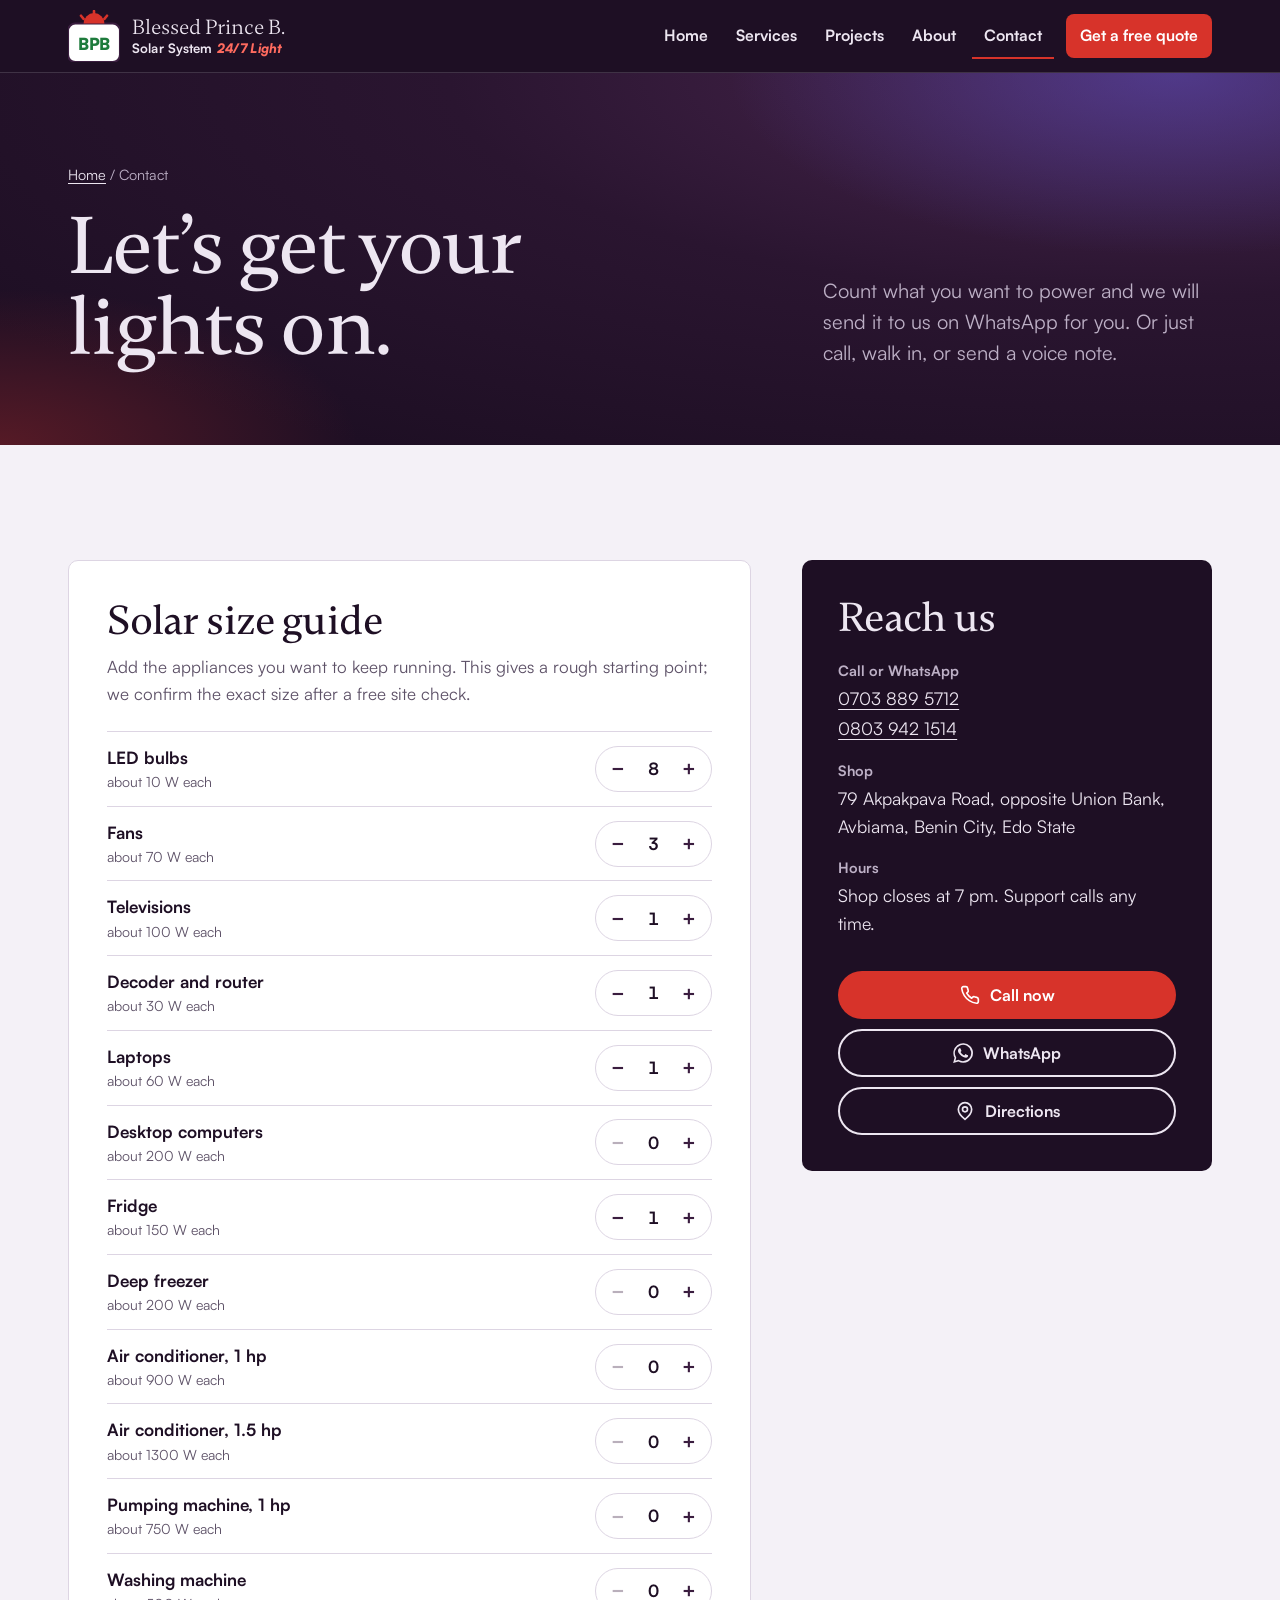
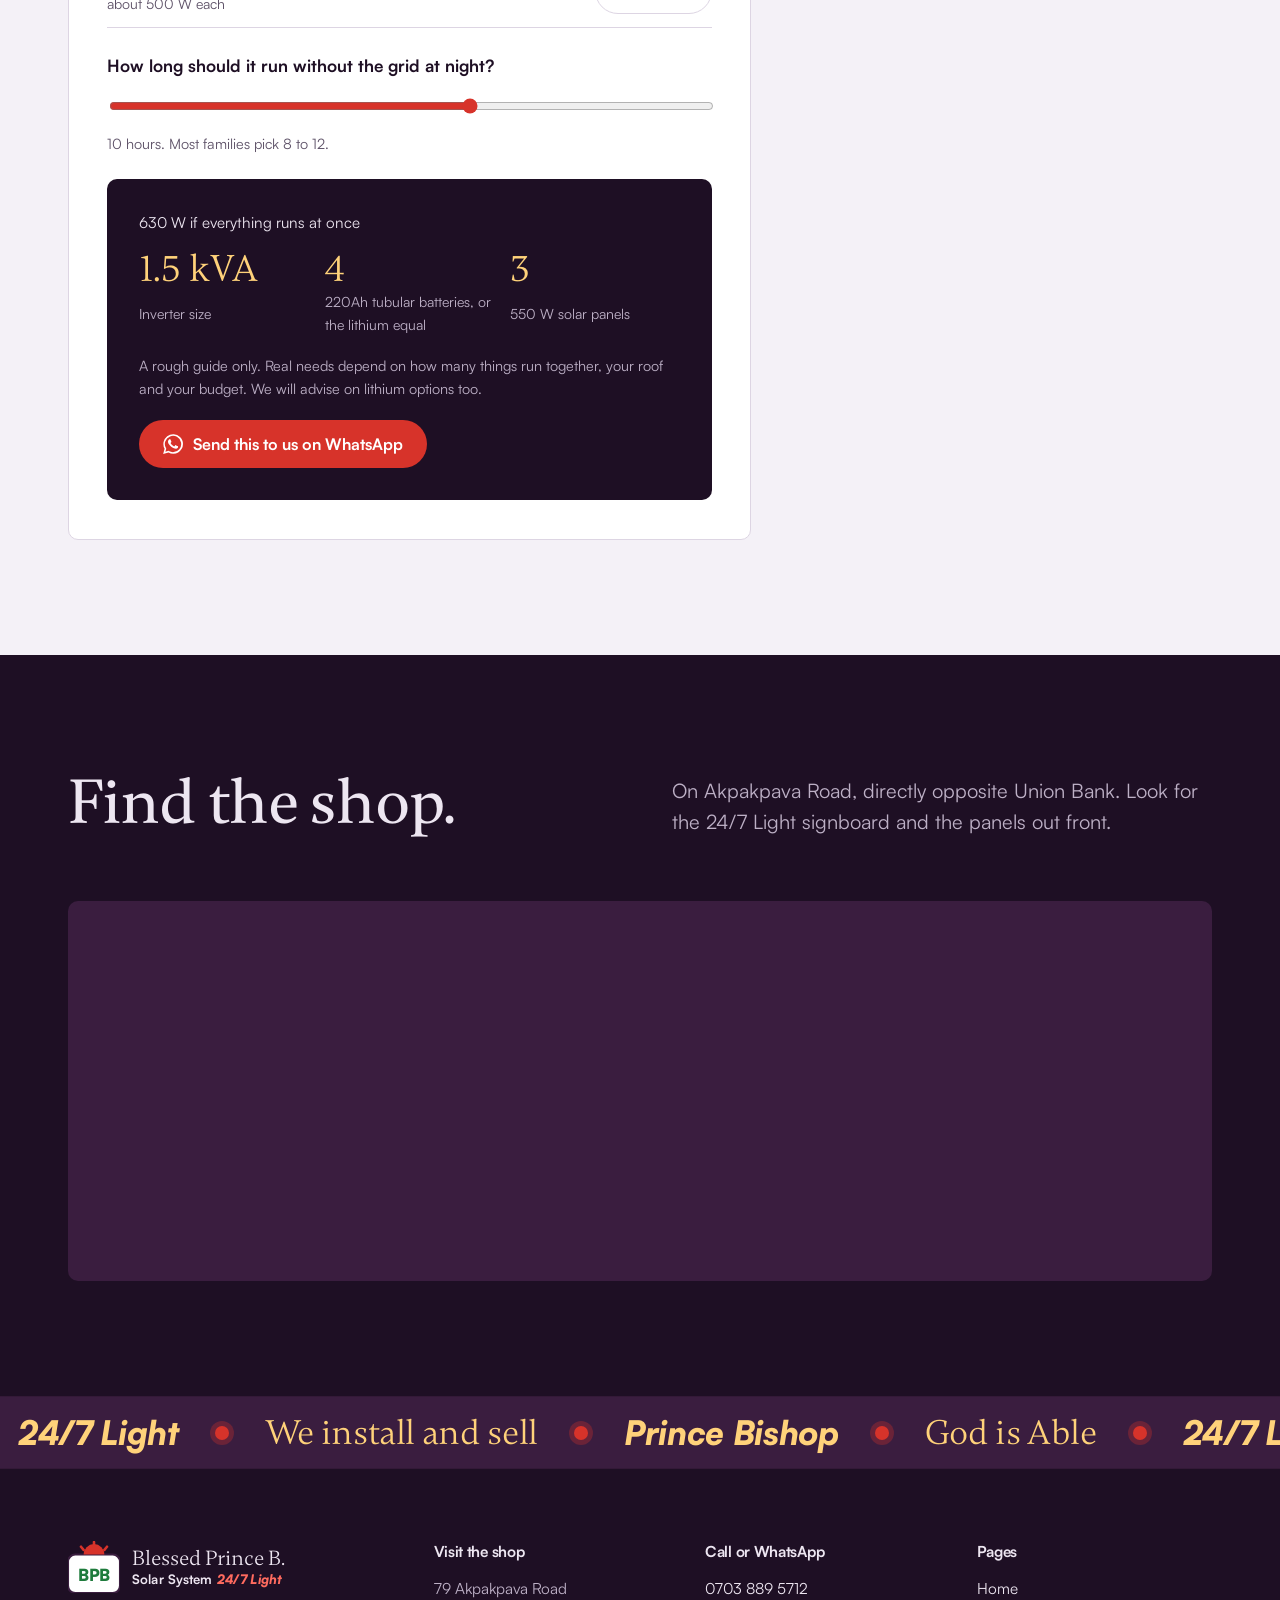
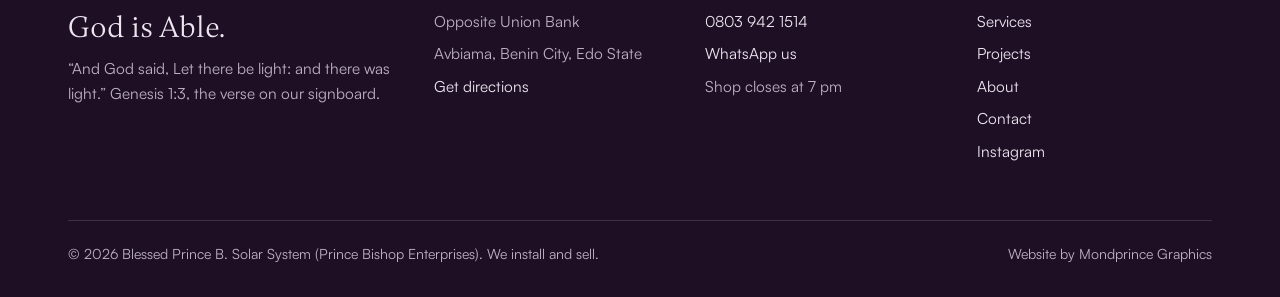
<file: contact.html>
<!doctype html>
<html lang="en">
<head>
<meta charset="utf-8">
<meta name="viewport" content="width=device-width, initial-scale=1">
<title>Contact and free quote | Blessed Prince B. Solar System, Benin City</title>
<meta name="description" content="Call 0703 889 5712 or 0803 942 1514, WhatsApp us, or visit 79 Akpakpava Road, opposite Union Bank, Benin City. Use our size guide to estimate the solar system you need.">
<meta name="theme-color" content="#1E0F24">
<link rel="icon" href="favicon.svg" type="image/svg+xml">
<meta property="og:title" content="Contact and free quote | Blessed Prince B. Solar System">
<meta property="og:image" content="https://mondayjohn918.github.io/blessed-prince-solar/og.jpg">
<meta property="og:url" content="https://mondayjohn918.github.io/blessed-prince-solar/contact.html">
<link rel="canonical" href="https://mondayjohn918.github.io/blessed-prince-solar/contact.html">
<link rel="preload" href="fonts/gambetta-medium.woff2" as="font" type="font/woff2" crossorigin>
<link rel="preload" href="fonts/satoshi-regular.woff2" as="font" type="font/woff2" crossorigin>
<link rel="stylesheet" href="css/styles.css?v=47b9b4be">
</head>
<body>
<a class="skip" href="#main">Skip to content</a>
<header class="site-header over-dark">
  <div class="wrap header-in">
    <a class="brand" href="index.html" aria-label="Blessed Prince B. Solar System, home"><svg class="brand-badge" viewBox="0 0 100 100" aria-hidden="true"><path d="M14 26h72a14 14 0 0 1 14 14v46a14 14 0 0 1-14 14H14A14 14 0 0 1 0 86V40a14 14 0 0 1 14-14z" fill="#fff" stroke="#3A1D3F" stroke-width="4"/><path d="M30 26a20 20 0 0 1 40 0z" fill="#D7332A"/><g stroke="#D7332A" stroke-width="5" stroke-linecap="round"><path d="M50 2v8M25 11l5 6M75 11l-5 6"/></g><text x="50" y="76" text-anchor="middle" font-family="Satoshi,Arial,sans-serif" font-weight="900" font-size="32" letter-spacing="-1" fill="#1E7B3C">BPB</text></svg><span class="brand-name"><b>Blessed Prince B.</b><span>Solar System <i>24/7 Light</i></span></span></a>
    <button class="menu-btn" type="button" aria-expanded="false" aria-controls="site-nav"><svg viewBox="0 0 24 24" fill="none" stroke="currentColor" stroke-width="2.2" stroke-linecap="round" aria-hidden="true"><path d="M4 7h16M4 12h16M4 17h16"/></svg>Menu</button>
    <nav class="nav" id="site-nav" aria-label="Main">
      <a href="index.html">Home</a><a href="services.html">Services</a><a href="projects.html">Projects</a><a href="about.html">About</a><a href="contact.html" aria-current="page">Contact</a>
      <a class="btn btn-red header-cta" href="contact.html#quote">Get a free quote</a>
    </nav>
  </div>
</header>

<main id="main">
  <section class="page-hero" aria-labelledby="page-title">
    <div class="wrap">
      <div>
        <p class="crumbs"><a href="index.html">Home</a> / Contact</p>
        <h1 id="page-title">Let&rsquo;s get your lights on.</h1>
      </div>
      <p class="lede">Count what you want to power and we will send it to us on WhatsApp for you. Or just call, walk in, or send a voice note.</p>
    </div>
  </section>

  <section class="section" id="quote" aria-label="Size guide and contact details">
    <div class="wrap contact-grid">
      <div class="calc" id="calc">
        <h2>Solar size guide</h2>
        <p>Add the appliances you want to keep running. This gives a rough starting point; we confirm the exact size after a free site check.</p>
        <ul class="appliances">
            <li data-w="10" data-name="LED bulb">
              <span class="name">LED bulbs<span class="watts">about 10 W each</span></span>
              <span class="stepper"><button type="button" aria-label="Remove one LED bulb">&minus;</button><output aria-live="polite" aria-label="Number of LED bulbs">8</output><button type="button" aria-label="Add one LED bulb">+</button></span>
            </li>
            <li data-w="70" data-name="fan">
              <span class="name">Fans<span class="watts">about 70 W each</span></span>
              <span class="stepper"><button type="button" aria-label="Remove one fan">&minus;</button><output aria-live="polite" aria-label="Number of fans">3</output><button type="button" aria-label="Add one fan">+</button></span>
            </li>
            <li data-w="100" data-name="TV">
              <span class="name">Televisions<span class="watts">about 100 W each</span></span>
              <span class="stepper"><button type="button" aria-label="Remove one TV">&minus;</button><output aria-live="polite" aria-label="Number of TVs">1</output><button type="button" aria-label="Add one TV">+</button></span>
            </li>
            <li data-w="30" data-name="decoder/router">
              <span class="name">Decoder and router<span class="watts">about 30 W each</span></span>
              <span class="stepper"><button type="button" aria-label="Remove one decoder/router">&minus;</button><output aria-live="polite" aria-label="Number of decoder/routers">1</output><button type="button" aria-label="Add one decoder/router">+</button></span>
            </li>
            <li data-w="60" data-name="laptop">
              <span class="name">Laptops<span class="watts">about 60 W each</span></span>
              <span class="stepper"><button type="button" aria-label="Remove one laptop">&minus;</button><output aria-live="polite" aria-label="Number of laptops">1</output><button type="button" aria-label="Add one laptop">+</button></span>
            </li>
            <li data-w="200" data-name="desktop computer">
              <span class="name">Desktop computers<span class="watts">about 200 W each</span></span>
              <span class="stepper"><button type="button" aria-label="Remove one desktop computer">&minus;</button><output aria-live="polite" aria-label="Number of desktop computers">0</output><button type="button" aria-label="Add one desktop computer">+</button></span>
            </li>
            <li data-w="150" data-name="fridge" data-motor="1">
              <span class="name">Fridge<span class="watts">about 150 W each</span></span>
              <span class="stepper"><button type="button" aria-label="Remove one fridge">&minus;</button><output aria-live="polite" aria-label="Number of fridges">1</output><button type="button" aria-label="Add one fridge">+</button></span>
            </li>
            <li data-w="200" data-name="deep freezer" data-motor="1">
              <span class="name">Deep freezer<span class="watts">about 200 W each</span></span>
              <span class="stepper"><button type="button" aria-label="Remove one deep freezer">&minus;</button><output aria-live="polite" aria-label="Number of deep freezers">0</output><button type="button" aria-label="Add one deep freezer">+</button></span>
            </li>
            <li data-w="900" data-name="1hp AC" data-motor="1">
              <span class="name">Air conditioner, 1 hp<span class="watts">about 900 W each</span></span>
              <span class="stepper"><button type="button" aria-label="Remove one 1hp AC">&minus;</button><output aria-live="polite" aria-label="Number of 1hp ACs">0</output><button type="button" aria-label="Add one 1hp AC">+</button></span>
            </li>
            <li data-w="1300" data-name="1.5hp AC" data-motor="1">
              <span class="name">Air conditioner, 1.5 hp<span class="watts">about 1300 W each</span></span>
              <span class="stepper"><button type="button" aria-label="Remove one 1.5hp AC">&minus;</button><output aria-live="polite" aria-label="Number of 1.5hp ACs">0</output><button type="button" aria-label="Add one 1.5hp AC">+</button></span>
            </li>
            <li data-w="750" data-name="1hp pumping machine" data-motor="1">
              <span class="name">Pumping machine, 1 hp<span class="watts">about 750 W each</span></span>
              <span class="stepper"><button type="button" aria-label="Remove one 1hp pumping machine">&minus;</button><output aria-live="polite" aria-label="Number of 1hp pumping machines">0</output><button type="button" aria-label="Add one 1hp pumping machine">+</button></span>
            </li>
            <li data-w="500" data-name="washing machine" data-motor="1">
              <span class="name">Washing machine<span class="watts">about 500 W each</span></span>
              <span class="stepper"><button type="button" aria-label="Remove one washing machine">&minus;</button><output aria-live="polite" aria-label="Number of washing machines">0</output><button type="button" aria-label="Add one washing machine">+</button></span>
            </li>
        </ul>
        <div class="hours-field">
          <label for="night-hours">How long should it run without the grid at night?</label>
          <input type="range" id="night-hours" min="4" max="14" step="1" value="10" aria-describedby="night-hint">
          <span class="hint" id="night-hint"><output id="night-hours-out" for="night-hours">10 hours</output>. Most families pick 8 to 12.</span>
        </div>
        <div class="result" aria-live="polite">
          <p class="load" id="r-load"></p>
          <div class="result-grid">
            <div><b id="r-kva">–</b><span>Inverter size</span></div>
            <div><b id="r-batt">–</b><span>220Ah tubular batteries, or the lithium equal</span></div>
            <div><b id="r-panels">–</b><span>550 W solar panels</span></div>
          </div>
          <p class="note">A rough guide only. Real needs depend on how many things run together, your roof and your budget. We will advise on lithium options too.</p>
          <a class="btn btn-red" id="r-wa" href="https://wa.me/2347038895712"><svg viewBox="0 0 24 24" fill="currentColor" aria-hidden="true"><path d="M17.5 14.4c-.3-.1-1.8-.9-2-1-.3-.1-.5-.1-.7.1-.2.3-.8 1-.9 1.2-.2.2-.3.2-.6.1-.3-.1-1.3-.5-2.4-1.5-.9-.8-1.5-1.8-1.7-2.1-.2-.3 0-.5.1-.6l.4-.5c.1-.2.2-.3.3-.5.1-.2 0-.4 0-.5l-.9-2.2c-.2-.6-.5-.5-.7-.5h-.6c-.2 0-.5.1-.8.4-.3.3-1 1-1 2.5s1.1 2.9 1.2 3.1c.1.2 2.1 3.2 5.1 4.5.7.3 1.3.5 1.7.6.7.2 1.4.2 1.9.1.6-.1 1.8-.7 2-1.4.2-.7.2-1.3.2-1.4-.1-.2-.3-.3-.6-.4zM12 21.8c-1.8 0-3.5-.5-5-1.4l-.4-.2-3.7 1 1-3.6-.2-.4A9.8 9.8 0 1 1 12 21.8zm8.4-18.2A11.8 11.8 0 0 0 1.9 17.8L.2 24l6.4-1.7A11.8 11.8 0 0 0 24 12c0-3.2-1.2-6.1-3.6-8.4z"/></svg>Send this to us on WhatsApp</a>
        </div>
      </div>

      <aside class="contact-card" aria-labelledby="reach-title">
        <h2 id="reach-title">Reach us</h2>
        <dl>
          <div><dt>Call or WhatsApp</dt><dd><a href="tel:+2347038895712">0703 889 5712</a></dd><dd><a href="tel:+2348039421514">0803 942 1514</a></dd></div>
          <div><dt>Shop</dt><dd>79 Akpakpava Road, opposite Union Bank, Avbiama, Benin City, Edo State</dd></div>
          <div><dt>Hours</dt><dd>Shop closes at 7 pm. Support calls any time.</dd></div>
        </dl>
        <a class="btn btn-red" href="tel:+2347038895712"><svg viewBox="0 0 24 24" fill="none" stroke="currentColor" stroke-width="2" stroke-linecap="round" stroke-linejoin="round" aria-hidden="true"><path d="M22 16.9v3a2 2 0 0 1-2.2 2 19.8 19.8 0 0 1-8.6-3.1 19.5 19.5 0 0 1-6-6A19.8 19.8 0 0 1 2.1 4.2 2 2 0 0 1 4.1 2h3a2 2 0 0 1 2 1.7c.1.9.4 1.8.7 2.7a2 2 0 0 1-.5 2.1L8 9.8a16 16 0 0 0 6 6l1.3-1.3a2 2 0 0 1 2.1-.4c.9.3 1.8.6 2.7.7a2 2 0 0 1 1.7 2z"/></svg>Call now</a>
        <a class="btn btn-ghost" href="https://wa.me/2347038895712"><svg viewBox="0 0 24 24" fill="currentColor" aria-hidden="true"><path d="M17.5 14.4c-.3-.1-1.8-.9-2-1-.3-.1-.5-.1-.7.1-.2.3-.8 1-.9 1.2-.2.2-.3.2-.6.1-.3-.1-1.3-.5-2.4-1.5-.9-.8-1.5-1.8-1.7-2.1-.2-.3 0-.5.1-.6l.4-.5c.1-.2.2-.3.3-.5.1-.2 0-.4 0-.5l-.9-2.2c-.2-.6-.5-.5-.7-.5h-.6c-.2 0-.5.1-.8.4-.3.3-1 1-1 2.5s1.1 2.9 1.2 3.1c.1.2 2.1 3.2 5.1 4.5.7.3 1.3.5 1.7.6.7.2 1.4.2 1.9.1.6-.1 1.8-.7 2-1.4.2-.7.2-1.3.2-1.4-.1-.2-.3-.3-.6-.4zM12 21.8c-1.8 0-3.5-.5-5-1.4l-.4-.2-3.7 1 1-3.6-.2-.4A9.8 9.8 0 1 1 12 21.8zm8.4-18.2A11.8 11.8 0 0 0 1.9 17.8L.2 24l6.4-1.7A11.8 11.8 0 0 0 24 12c0-3.2-1.2-6.1-3.6-8.4z"/></svg>WhatsApp</a>
        <a class="btn btn-ghost" href="https://maps.google.com/?q=Blessed+Prince+B+Solar+System+79+Akpakpava+Road+Benin+City"><svg viewBox="0 0 24 24" fill="none" stroke="currentColor" stroke-width="2" stroke-linecap="round" stroke-linejoin="round" aria-hidden="true"><path d="M20 10c0 6-8 12-8 12S4 16 4 10a8 8 0 0 1 16 0z"/><circle cx="12" cy="10" r="3"/></svg>Directions</a>
      </aside>
    </div>
  </section>

  <section class="section dark" aria-labelledby="map-title">
    <div class="wrap">
      <div class="head">
        <h2 id="map-title">Find the shop.</h2>
        <p>On Akpakpava Road, directly opposite Union Bank. Look for the 24/7 Light signboard and the panels out front.</p>
      </div>
      <div class="map"><iframe title="Map showing Blessed Prince B. Solar System on Akpakpava Road" loading="lazy" referrerpolicy="no-referrer-when-downgrade" src="https://maps.google.com/maps?q=Blessed%20Prince%20B%20Solar%20System%2C%2079%20Akpakpava%20Road%2C%20Benin%20City&amp;z=16&amp;output=embed"></iframe></div>
    </div>
  </section>
</main>

<div class="marquee plum" aria-hidden="true"><div class="marquee-track"><div class="marquee-group"><span>24/7 Light</span><i></i><span class="serif">We install and sell</span><i></i><span>Prince Bishop</span><i></i><span class="serif">God is Able</span><i></i></div><div class="marquee-group"><span>24/7 Light</span><i></i><span class="serif">We install and sell</span><i></i><span>Prince Bishop</span><i></i><span class="serif">God is Able</span><i></i></div><div class="marquee-group"><span>24/7 Light</span><i></i><span class="serif">We install and sell</span><i></i><span>Prince Bishop</span><i></i><span class="serif">God is Able</span><i></i></div><div class="marquee-group"><span>24/7 Light</span><i></i><span class="serif">We install and sell</span><i></i><span>Prince Bishop</span><i></i><span class="serif">God is Able</span><i></i></div></div></div>
<footer class="site-footer">
  <div class="wrap">
    <div class="foot-grid">
      <div>
        <a class="brand" href="index.html" aria-label="Blessed Prince B. Solar System, home"><svg class="brand-badge" viewBox="0 0 100 100" aria-hidden="true"><path d="M14 26h72a14 14 0 0 1 14 14v46a14 14 0 0 1-14 14H14A14 14 0 0 1 0 86V40a14 14 0 0 1 14-14z" fill="#fff" stroke="#3A1D3F" stroke-width="4"/><path d="M30 26a20 20 0 0 1 40 0z" fill="#D7332A"/><g stroke="#D7332A" stroke-width="5" stroke-linecap="round"><path d="M50 2v8M25 11l5 6M75 11l-5 6"/></g><text x="50" y="76" text-anchor="middle" font-family="Satoshi,Arial,sans-serif" font-weight="900" font-size="32" letter-spacing="-1" fill="#1E7B3C">BPB</text></svg><span class="brand-name"><b>Blessed Prince B.</b><span>Solar System <i>24/7 Light</i></span></span></a>
        <p class="foot-motto">God is Able.</p>
        <p>&ldquo;And God said, Let there be light: and there was light.&rdquo; Genesis 1:3, the verse on our signboard.</p>
      </div>
      <div>
        <h3>Visit the shop</h3>
        <ul>
          <li>79 Akpakpava Road</li>
          <li>Opposite Union Bank</li>
          <li>Avbiama, Benin City, Edo State</li>
          <li><a href="https://maps.google.com/?q=Blessed+Prince+B+Solar+System+79+Akpakpava+Road+Benin+City">Get directions</a></li>
        </ul>
      </div>
      <div>
        <h3>Call or WhatsApp</h3>
        <ul>
          <li><a href="tel:+2347038895712">0703 889 5712</a></li>
          <li><a href="tel:+2348039421514">0803 942 1514</a></li>
          <li><a href="https://wa.me/2347038895712">WhatsApp us</a></li>
          <li>Shop closes at 7&nbsp;pm</li>
        </ul>
      </div>
      <div>
        <h3>Pages</h3>
        <ul>
          <li><a href="index.html">Home</a></li><li><a href="services.html">Services</a></li><li><a href="projects.html">Projects</a></li><li><a href="about.html">About</a></li><li><a href="contact.html">Contact</a></li>
          <li><a href="https://www.instagram.com/bishop_odenigbo/">Instagram</a></li>
        </ul>
      </div>
    </div>
    <div class="foot-base">
      <span>&copy; <span data-year>2026</span> Blessed Prince B. Solar System (Prince Bishop Enterprises). We install and sell.</span>
      <span>Website by Mondprince Graphics</span>
    </div>
  </div>
</footer>
<nav class="m-bar" aria-label="Quick contact">
  <a href="tel:+2347038895712"><svg viewBox="0 0 24 24" fill="none" stroke="currentColor" stroke-width="2" stroke-linecap="round" stroke-linejoin="round" aria-hidden="true"><path d="M22 16.9v3a2 2 0 0 1-2.2 2 19.8 19.8 0 0 1-8.6-3.1 19.5 19.5 0 0 1-6-6A19.8 19.8 0 0 1 2.1 4.2 2 2 0 0 1 4.1 2h3a2 2 0 0 1 2 1.7c.1.9.4 1.8.7 2.7a2 2 0 0 1-.5 2.1L8 9.8a16 16 0 0 0 6 6l1.3-1.3a2 2 0 0 1 2.1-.4c.9.3 1.8.6 2.7.7a2 2 0 0 1 1.7 2z"/></svg>Call</a>
  <a class="wa" href="https://wa.me/2347038895712?text=Hello%20Blessed%20Prince%20B%2C%20I%20want%20to%20ask%20about%20solar."><svg viewBox="0 0 24 24" fill="currentColor" aria-hidden="true"><path d="M17.5 14.4c-.3-.1-1.8-.9-2-1-.3-.1-.5-.1-.7.1-.2.3-.8 1-.9 1.2-.2.2-.3.2-.6.1-.3-.1-1.3-.5-2.4-1.5-.9-.8-1.5-1.8-1.7-2.1-.2-.3 0-.5.1-.6l.4-.5c.1-.2.2-.3.3-.5.1-.2 0-.4 0-.5l-.9-2.2c-.2-.6-.5-.5-.7-.5h-.6c-.2 0-.5.1-.8.4-.3.3-1 1-1 2.5s1.1 2.9 1.2 3.1c.1.2 2.1 3.2 5.1 4.5.7.3 1.3.5 1.7.6.7.2 1.4.2 1.9.1.6-.1 1.8-.7 2-1.4.2-.7.2-1.3.2-1.4-.1-.2-.3-.3-.6-.4zM12 21.8c-1.8 0-3.5-.5-5-1.4l-.4-.2-3.7 1 1-3.6-.2-.4A9.8 9.8 0 1 1 12 21.8zm8.4-18.2A11.8 11.8 0 0 0 1.9 17.8L.2 24l6.4-1.7A11.8 11.8 0 0 0 24 12c0-3.2-1.2-6.1-3.6-8.4z"/></svg>WhatsApp</a>
</nav>
<script src="js/site.js?v=de40e97f" defer></script>
</body>
</html>
</file>
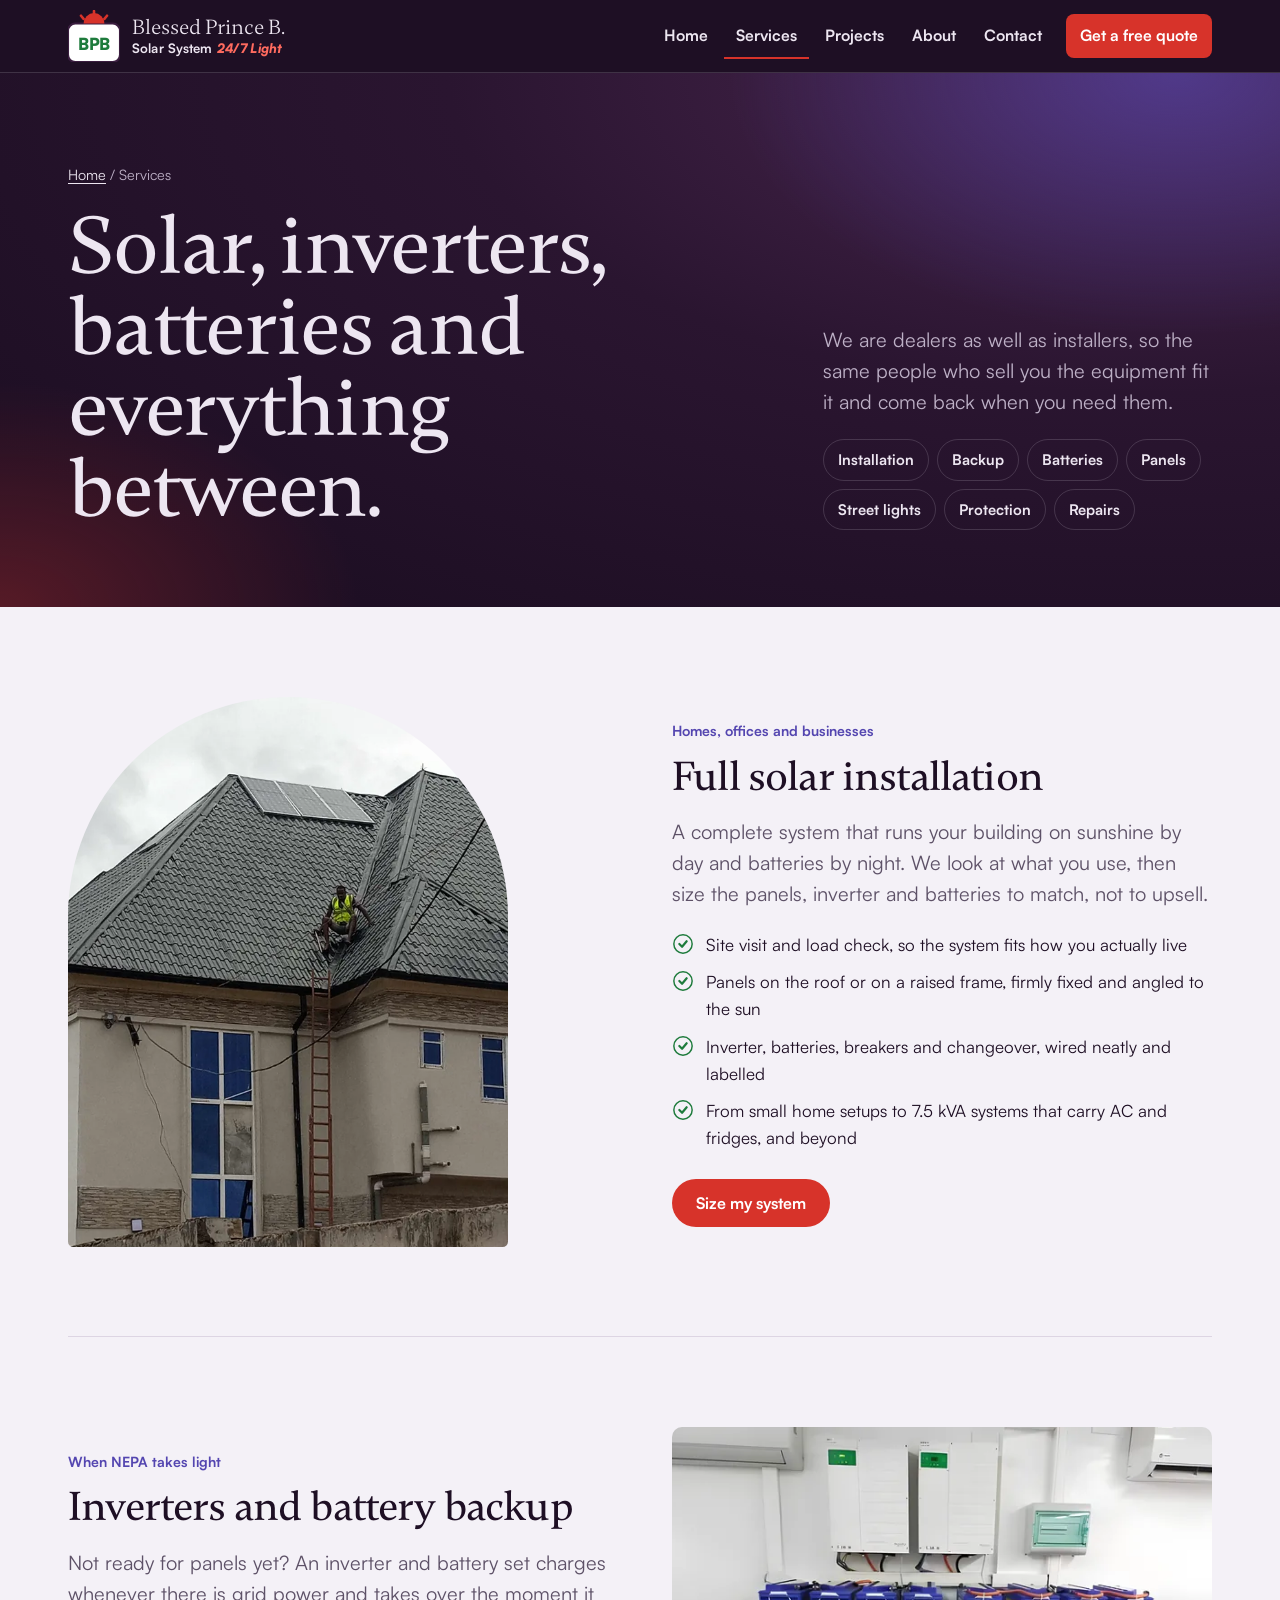
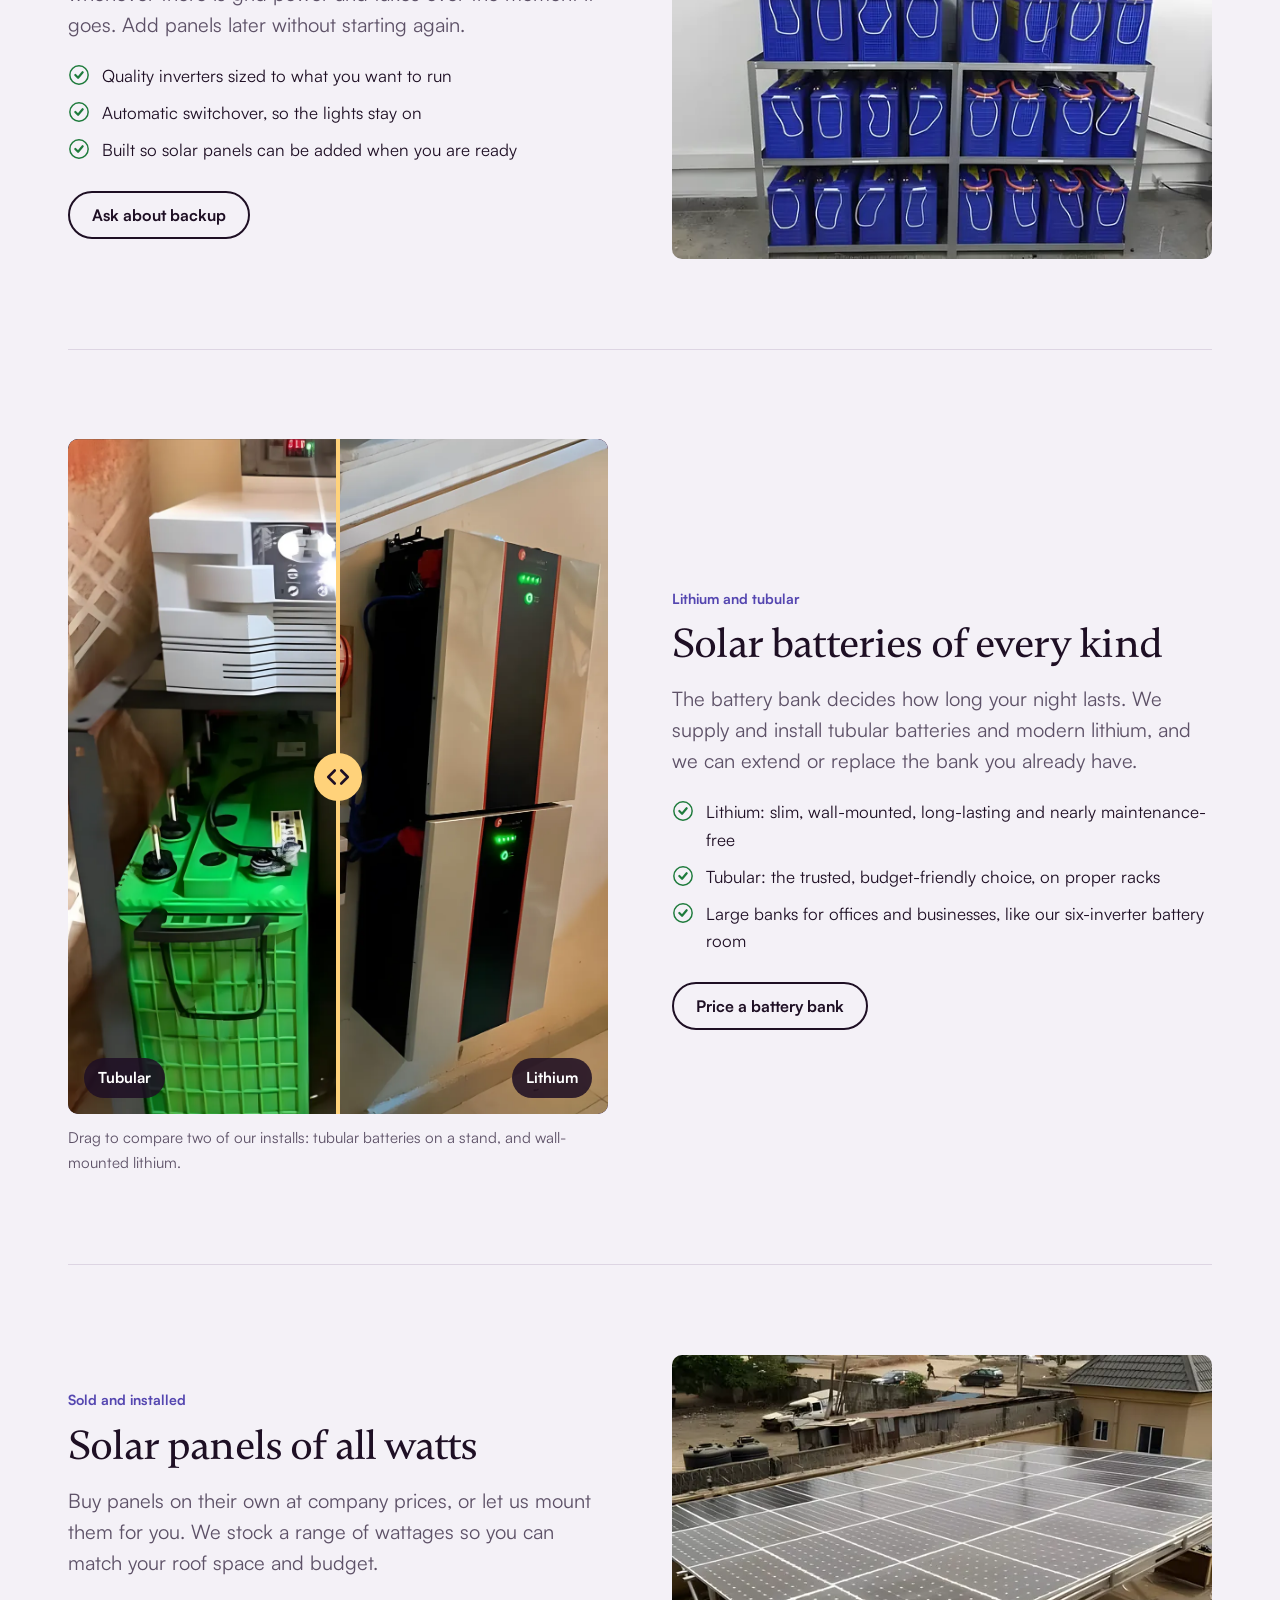
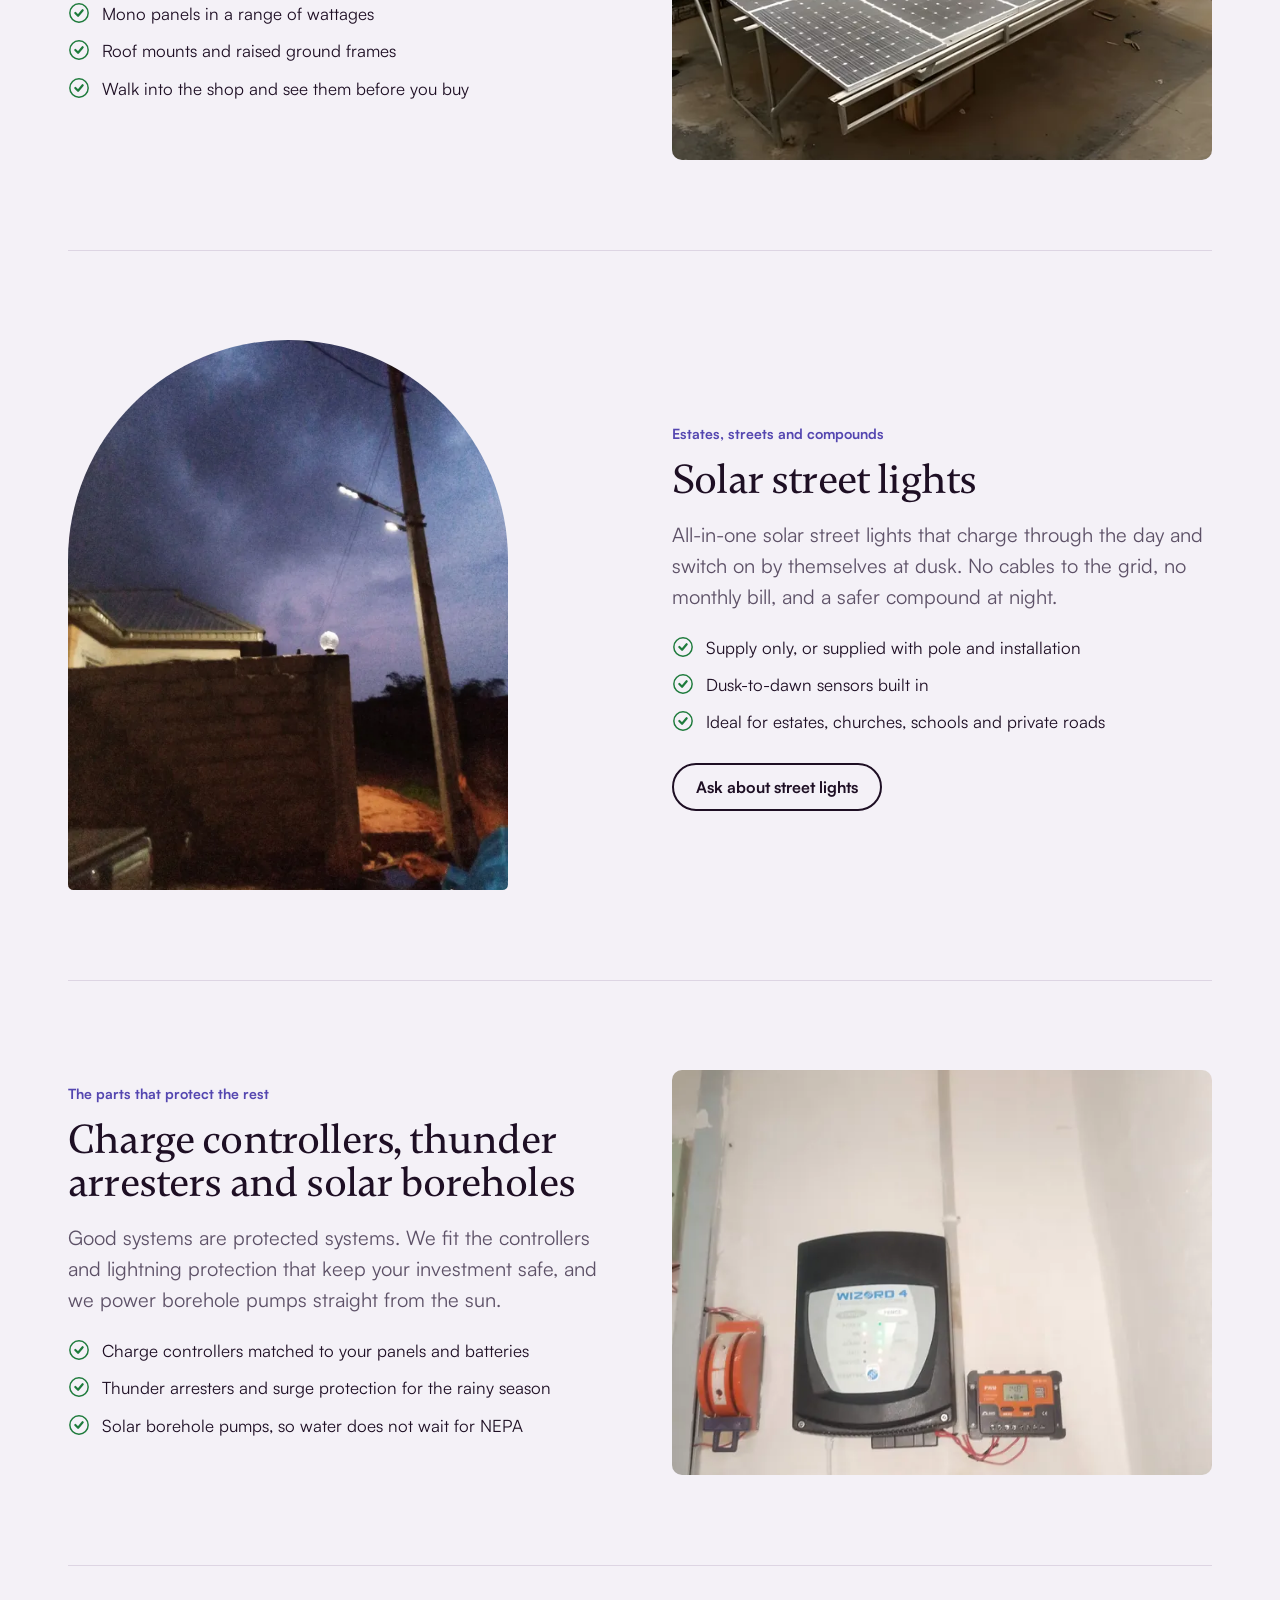
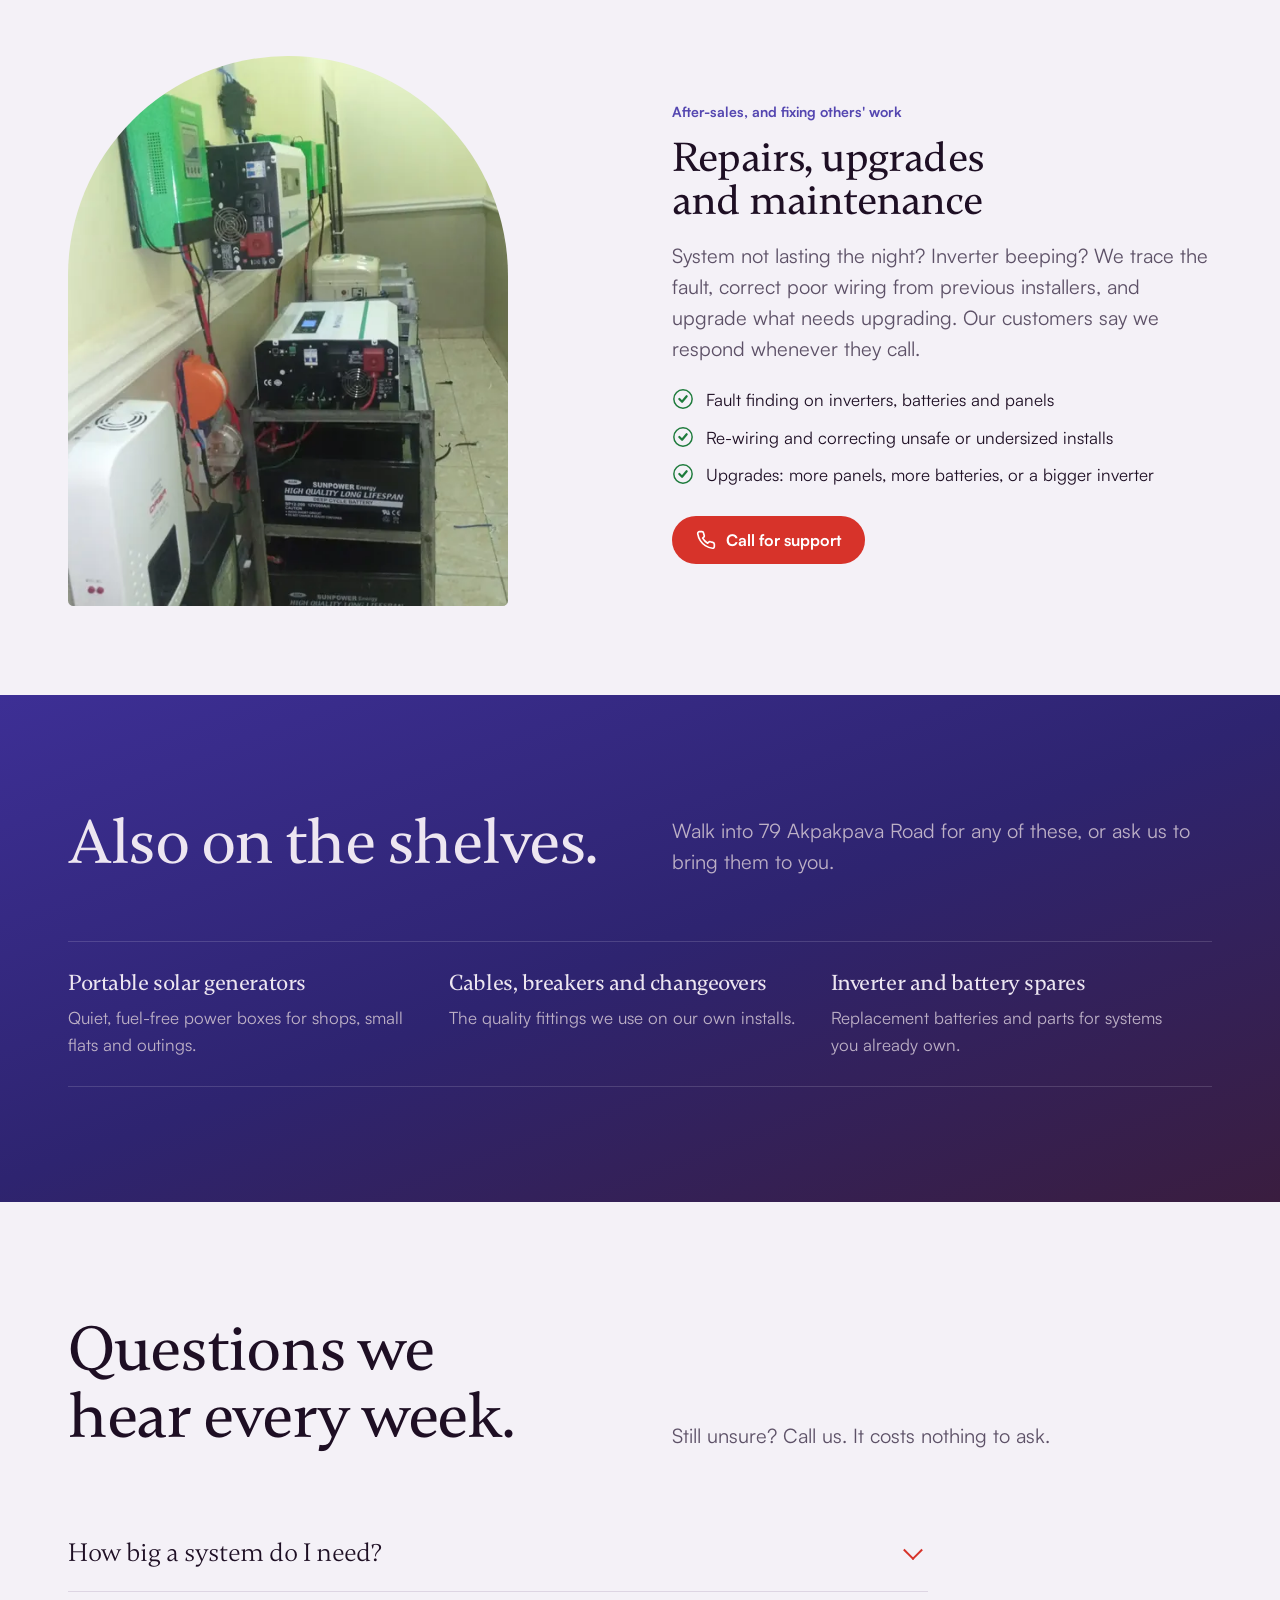
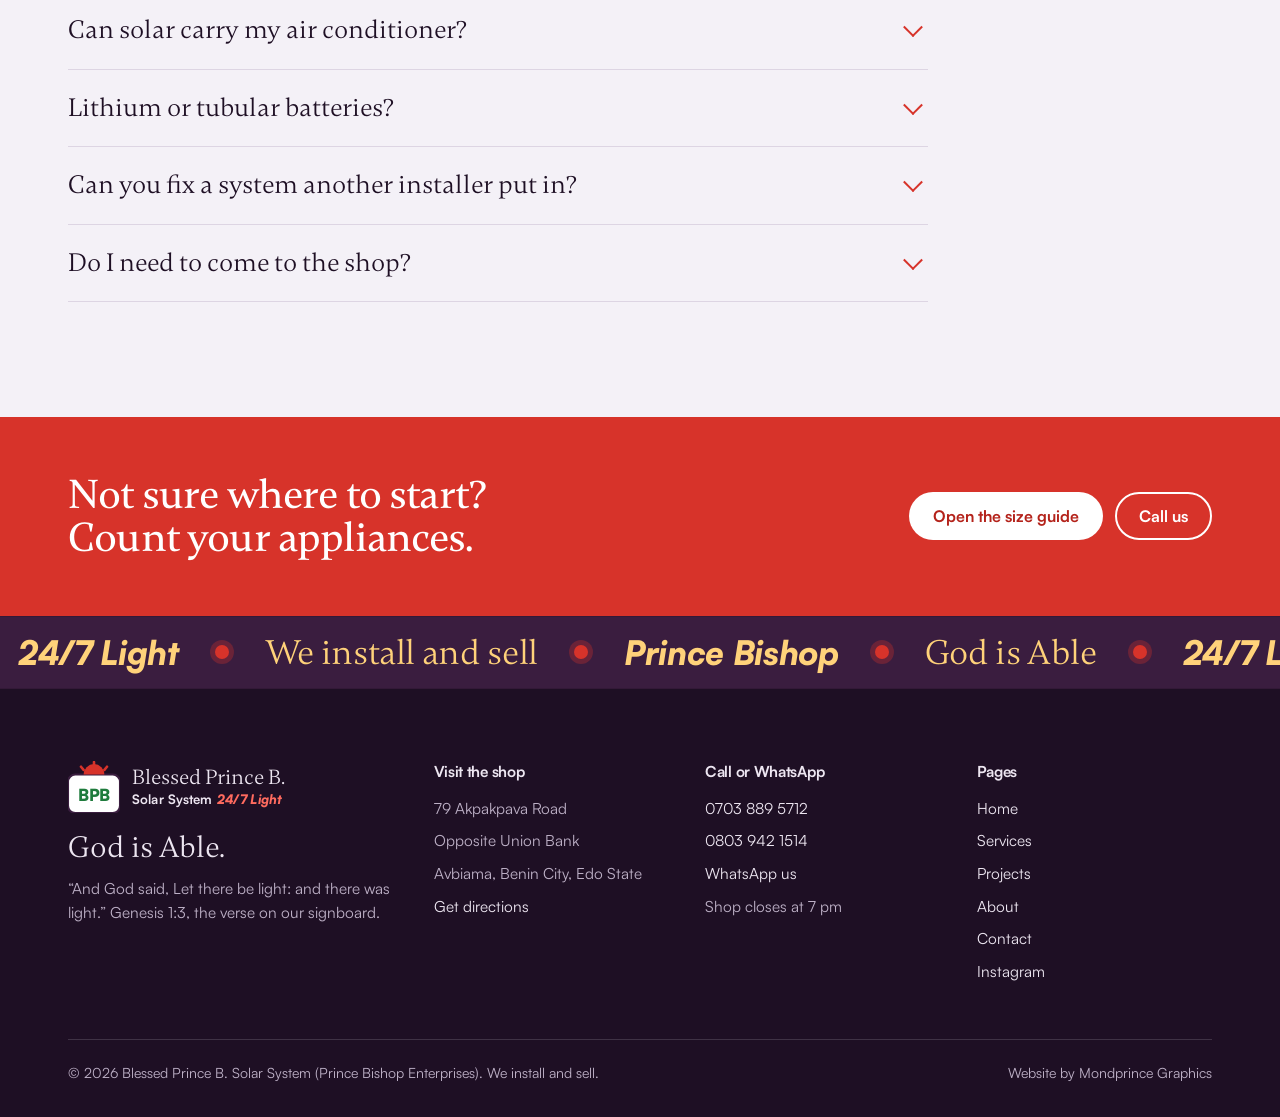
<file: services.html>
<!doctype html>
<html lang="en">
<head>
<meta charset="utf-8">
<meta name="viewport" content="width=device-width, initial-scale=1">
<title>Services | Blessed Prince B. Solar System, Benin City</title>
<meta name="description" content="Solar installation, inverters and battery backup, lithium and tubular batteries, solar panels, street lights, solar boreholes, thunder arresters, charge controllers, repairs and maintenance in Benin City.">
<meta name="theme-color" content="#1E0F24">
<link rel="icon" href="favicon.svg" type="image/svg+xml">
<meta property="og:title" content="Services | Blessed Prince B. Solar System">
<meta property="og:image" content="https://mondayjohn918.github.io/blessed-prince-solar/og.jpg">
<meta property="og:url" content="https://mondayjohn918.github.io/blessed-prince-solar/services.html">
<link rel="canonical" href="https://mondayjohn918.github.io/blessed-prince-solar/services.html">
<link rel="preload" href="fonts/gambetta-medium.woff2" as="font" type="font/woff2" crossorigin>
<link rel="preload" href="fonts/satoshi-regular.woff2" as="font" type="font/woff2" crossorigin>
<link rel="stylesheet" href="css/styles.css?v=47b9b4be">
</head>
<body>
<a class="skip" href="#main">Skip to content</a>
<header class="site-header over-dark">
  <div class="wrap header-in">
    <a class="brand" href="index.html" aria-label="Blessed Prince B. Solar System, home"><svg class="brand-badge" viewBox="0 0 100 100" aria-hidden="true"><path d="M14 26h72a14 14 0 0 1 14 14v46a14 14 0 0 1-14 14H14A14 14 0 0 1 0 86V40a14 14 0 0 1 14-14z" fill="#fff" stroke="#3A1D3F" stroke-width="4"/><path d="M30 26a20 20 0 0 1 40 0z" fill="#D7332A"/><g stroke="#D7332A" stroke-width="5" stroke-linecap="round"><path d="M50 2v8M25 11l5 6M75 11l-5 6"/></g><text x="50" y="76" text-anchor="middle" font-family="Satoshi,Arial,sans-serif" font-weight="900" font-size="32" letter-spacing="-1" fill="#1E7B3C">BPB</text></svg><span class="brand-name"><b>Blessed Prince B.</b><span>Solar System <i>24/7 Light</i></span></span></a>
    <button class="menu-btn" type="button" aria-expanded="false" aria-controls="site-nav"><svg viewBox="0 0 24 24" fill="none" stroke="currentColor" stroke-width="2.2" stroke-linecap="round" aria-hidden="true"><path d="M4 7h16M4 12h16M4 17h16"/></svg>Menu</button>
    <nav class="nav" id="site-nav" aria-label="Main">
      <a href="index.html">Home</a><a href="services.html" aria-current="page">Services</a><a href="projects.html">Projects</a><a href="about.html">About</a><a href="contact.html">Contact</a>
      <a class="btn btn-red header-cta" href="contact.html#quote">Get a free quote</a>
    </nav>
  </div>
</header>

<main id="main">
  <section class="page-hero" aria-labelledby="page-title">
    <div class="wrap">
      <div>
        <p class="crumbs"><a href="index.html">Home</a> / Services</p>
        <h1 id="page-title">Solar, inverters, batteries and everything between.</h1>
      </div>
      <div>
        <p class="lede">We are dealers as well as installers, so the same people who sell you the equipment fit it and come back when you need them.</p>
        <nav class="svc-jump" aria-label="Jump to a service" style="margin-top:22px">
          <a href="#install">Installation</a><a href="#backup">Backup</a><a href="#batteries">Batteries</a><a href="#panels">Panels</a><a href="#streetlights">Street lights</a><a href="#protection">Protection</a><a href="#repairs">Repairs</a>
        </nav>
      </div>
    </div>
  </section>

  <div class="wrap">
    <article class="service" id="install">
      <div class="service-media arched"><img src="img/p18-1200.webp" srcset="img/p18-640.webp 640w, img/p18-1200.webp 1200w" sizes="(max-width: 860px) 92vw, 440px" width="1200" height="1600" alt="Our installer fixing panels on a stone-coated roof" loading="lazy"></div>
      <div>
        <span class="service-tag">Homes, offices and businesses</span>
        <h2>Full solar installation</h2>
        <p class="lede">A complete system that runs your building on sunshine by day and batteries by night. We look at what you use, then size the panels, inverter and batteries to match, not to upsell.</p>
        <ul class="ticks">
          <li><svg viewBox="0 0 24 24" fill="none" stroke="currentColor" stroke-width="2.4" stroke-linecap="round" stroke-linejoin="round" aria-hidden="true"><circle cx="12" cy="12" r="10" stroke-width="1.6"/><path d="m8 12 3 3 5-6"/></svg><span>Site visit and load check, so the system fits how you actually live</span></li>
          <li><svg viewBox="0 0 24 24" fill="none" stroke="currentColor" stroke-width="2.4" stroke-linecap="round" stroke-linejoin="round" aria-hidden="true"><circle cx="12" cy="12" r="10" stroke-width="1.6"/><path d="m8 12 3 3 5-6"/></svg><span>Panels on the roof or on a raised frame, firmly fixed and angled to the sun</span></li>
          <li><svg viewBox="0 0 24 24" fill="none" stroke="currentColor" stroke-width="2.4" stroke-linecap="round" stroke-linejoin="round" aria-hidden="true"><circle cx="12" cy="12" r="10" stroke-width="1.6"/><path d="m8 12 3 3 5-6"/></svg><span>Inverter, batteries, breakers and changeover, wired neatly and labelled</span></li>
          <li><svg viewBox="0 0 24 24" fill="none" stroke="currentColor" stroke-width="2.4" stroke-linecap="round" stroke-linejoin="round" aria-hidden="true"><circle cx="12" cy="12" r="10" stroke-width="1.6"/><path d="m8 12 3 3 5-6"/></svg><span>From small home setups to 7.5 kVA systems that carry AC and fridges, and beyond</span></li>
        </ul>
        <a class="btn btn-red" href="contact.html#quote">Size my system</a>
      </div>
    </article>

    <article class="service" id="backup">
      <div class="service-media"><img src="img/p08-1200.webp" srcset="img/p08-640.webp 640w, img/p08-1200.webp 1200w" sizes="(max-width: 860px) 92vw, 600px" width="1200" height="900" alt="Two inverters above a three-tier battery rack" loading="lazy"></div>
      <div>
        <span class="service-tag">When NEPA takes light</span>
        <h2>Inverters and battery backup</h2>
        <p class="lede">Not ready for panels yet? An inverter and battery set charges whenever there is grid power and takes over the moment it goes. Add panels later without starting again.</p>
        <ul class="ticks">
          <li><svg viewBox="0 0 24 24" fill="none" stroke="currentColor" stroke-width="2.4" stroke-linecap="round" stroke-linejoin="round" aria-hidden="true"><circle cx="12" cy="12" r="10" stroke-width="1.6"/><path d="m8 12 3 3 5-6"/></svg><span>Quality inverters sized to what you want to run</span></li>
          <li><svg viewBox="0 0 24 24" fill="none" stroke="currentColor" stroke-width="2.4" stroke-linecap="round" stroke-linejoin="round" aria-hidden="true"><circle cx="12" cy="12" r="10" stroke-width="1.6"/><path d="m8 12 3 3 5-6"/></svg><span>Automatic switchover, so the lights stay on</span></li>
          <li><svg viewBox="0 0 24 24" fill="none" stroke="currentColor" stroke-width="2.4" stroke-linecap="round" stroke-linejoin="round" aria-hidden="true"><circle cx="12" cy="12" r="10" stroke-width="1.6"/><path d="m8 12 3 3 5-6"/></svg><span>Built so solar panels can be added when you are ready</span></li>
        </ul>
        <a class="btn btn-ghost" href="contact.html#quote">Ask about backup</a>
      </div>
    </article>

    <article class="service" id="batteries">
      <div class="service-media">
        <div class="compare" id="compare" style="--pos: 50%">
          <img src="img/p16-1200.webp" width="1200" height="1600" alt="A slim wall-mounted lithium battery beside an inverter" loading="lazy">
          <div class="compare-before"><img src="img/p04-1200.webp" width="1200" height="1854" alt="An inverter on a steel stand above two green tubular batteries" loading="lazy"></div>
          <span class="compare-tag left">Tubular</span><span class="compare-tag right">Lithium</span>
          <span class="compare-handle" aria-hidden="true"></span>
          <input class="compare-range" type="range" min="0" max="100" value="50" aria-label="Slide to compare a tubular battery setup with a lithium one">
        </div>
        <p class="compare-cap">Drag to compare two of our installs: tubular batteries on a stand, and wall-mounted lithium.</p>
      </div>
      <div>
        <span class="service-tag">Lithium and tubular</span>
        <h2>Solar batteries of every kind</h2>
        <p class="lede">The battery bank decides how long your night lasts. We supply and install tubular batteries and modern lithium, and we can extend or replace the bank you already have.</p>
        <ul class="ticks">
          <li><svg viewBox="0 0 24 24" fill="none" stroke="currentColor" stroke-width="2.4" stroke-linecap="round" stroke-linejoin="round" aria-hidden="true"><circle cx="12" cy="12" r="10" stroke-width="1.6"/><path d="m8 12 3 3 5-6"/></svg><span>Lithium: slim, wall-mounted, long-lasting and nearly maintenance-free</span></li>
          <li><svg viewBox="0 0 24 24" fill="none" stroke="currentColor" stroke-width="2.4" stroke-linecap="round" stroke-linejoin="round" aria-hidden="true"><circle cx="12" cy="12" r="10" stroke-width="1.6"/><path d="m8 12 3 3 5-6"/></svg><span>Tubular: the trusted, budget-friendly choice, on proper racks</span></li>
          <li><svg viewBox="0 0 24 24" fill="none" stroke="currentColor" stroke-width="2.4" stroke-linecap="round" stroke-linejoin="round" aria-hidden="true"><circle cx="12" cy="12" r="10" stroke-width="1.6"/><path d="m8 12 3 3 5-6"/></svg><span>Large banks for offices and businesses, like our six-inverter battery room</span></li>
        </ul>
        <a class="btn btn-ghost" href="contact.html#quote">Price a battery bank</a>
      </div>
    </article>

    <article class="service" id="panels">
      <div class="service-media"><img src="img/p05-1200.webp" srcset="img/p05-640.webp 640w, img/p05-1200.webp 1200w" sizes="(max-width: 860px) 92vw, 600px" width="1200" height="1602" alt="Rows of solar panels on a raised frame on a flat roof" loading="lazy" style="aspect-ratio:4/3"></div>
      <div>
        <span class="service-tag">Sold and installed</span>
        <h2>Solar panels of all watts</h2>
        <p class="lede">Buy panels on their own at company prices, or let us mount them for you. We stock a range of wattages so you can match your roof space and budget.</p>
        <ul class="ticks">
          <li><svg viewBox="0 0 24 24" fill="none" stroke="currentColor" stroke-width="2.4" stroke-linecap="round" stroke-linejoin="round" aria-hidden="true"><circle cx="12" cy="12" r="10" stroke-width="1.6"/><path d="m8 12 3 3 5-6"/></svg><span>Mono panels in a range of wattages</span></li>
          <li><svg viewBox="0 0 24 24" fill="none" stroke="currentColor" stroke-width="2.4" stroke-linecap="round" stroke-linejoin="round" aria-hidden="true"><circle cx="12" cy="12" r="10" stroke-width="1.6"/><path d="m8 12 3 3 5-6"/></svg><span>Roof mounts and raised ground frames</span></li>
          <li><svg viewBox="0 0 24 24" fill="none" stroke="currentColor" stroke-width="2.4" stroke-linecap="round" stroke-linejoin="round" aria-hidden="true"><circle cx="12" cy="12" r="10" stroke-width="1.6"/><path d="m8 12 3 3 5-6"/></svg><span>Walk into the shop and see them before you buy</span></li>
        </ul>
      </div>
    </article>

    <article class="service" id="streetlights">
      <div class="service-media arched"><img src="img/p15-1200.webp" srcset="img/p15-640.webp 640w, img/p15-1200.webp 1200w" sizes="(max-width: 860px) 92vw, 440px" width="1200" height="1600" alt="Solar street light glowing at dusk" loading="lazy"></div>
      <div>
        <span class="service-tag">Estates, streets and compounds</span>
        <h2>Solar street lights</h2>
        <p class="lede">All-in-one solar street lights that charge through the day and switch on by themselves at dusk. No cables to the grid, no monthly bill, and a safer compound at night.</p>
        <ul class="ticks">
          <li><svg viewBox="0 0 24 24" fill="none" stroke="currentColor" stroke-width="2.4" stroke-linecap="round" stroke-linejoin="round" aria-hidden="true"><circle cx="12" cy="12" r="10" stroke-width="1.6"/><path d="m8 12 3 3 5-6"/></svg><span>Supply only, or supplied with pole and installation</span></li>
          <li><svg viewBox="0 0 24 24" fill="none" stroke="currentColor" stroke-width="2.4" stroke-linecap="round" stroke-linejoin="round" aria-hidden="true"><circle cx="12" cy="12" r="10" stroke-width="1.6"/><path d="m8 12 3 3 5-6"/></svg><span>Dusk-to-dawn sensors built in</span></li>
          <li><svg viewBox="0 0 24 24" fill="none" stroke="currentColor" stroke-width="2.4" stroke-linecap="round" stroke-linejoin="round" aria-hidden="true"><circle cx="12" cy="12" r="10" stroke-width="1.6"/><path d="m8 12 3 3 5-6"/></svg><span>Ideal for estates, churches, schools and private roads</span></li>
        </ul>
        <a class="btn btn-ghost" href="contact.html#quote">Ask about street lights</a>
      </div>
    </article>

    <article class="service" id="protection">
      <div class="service-media"><img src="img/p24-1200.webp" srcset="img/p24-640.webp 640w, img/p24-1200.webp 1200w" sizes="(max-width: 860px) 92vw, 600px" width="1200" height="1200" alt="Charge controller and surge protector mounted on a wall" loading="lazy" style="aspect-ratio:4/3"></div>
      <div>
        <span class="service-tag">The parts that protect the rest</span>
        <h2>Charge controllers, thunder arresters and solar boreholes</h2>
        <p class="lede">Good systems are protected systems. We fit the controllers and lightning protection that keep your investment safe, and we power borehole pumps straight from the sun.</p>
        <ul class="ticks">
          <li><svg viewBox="0 0 24 24" fill="none" stroke="currentColor" stroke-width="2.4" stroke-linecap="round" stroke-linejoin="round" aria-hidden="true"><circle cx="12" cy="12" r="10" stroke-width="1.6"/><path d="m8 12 3 3 5-6"/></svg><span>Charge controllers matched to your panels and batteries</span></li>
          <li><svg viewBox="0 0 24 24" fill="none" stroke="currentColor" stroke-width="2.4" stroke-linecap="round" stroke-linejoin="round" aria-hidden="true"><circle cx="12" cy="12" r="10" stroke-width="1.6"/><path d="m8 12 3 3 5-6"/></svg><span>Thunder arresters and surge protection for the rainy season</span></li>
          <li><svg viewBox="0 0 24 24" fill="none" stroke="currentColor" stroke-width="2.4" stroke-linecap="round" stroke-linejoin="round" aria-hidden="true"><circle cx="12" cy="12" r="10" stroke-width="1.6"/><path d="m8 12 3 3 5-6"/></svg><span>Solar borehole pumps, so water does not wait for NEPA</span></li>
        </ul>
      </div>
    </article>

    <article class="service" id="repairs">
      <div class="service-media arched"><img src="img/p22-1200.webp" srcset="img/p22-640.webp 640w, img/p22-1200.webp 1200w" sizes="(max-width: 860px) 92vw, 440px" width="1200" height="1200" alt="Upgraded inverter wall with tidy cabling and breakers" loading="lazy"></div>
      <div>
        <span class="service-tag">After-sales, and fixing others' work</span>
        <h2>Repairs, upgrades and maintenance</h2>
        <p class="lede">System not lasting the night? Inverter beeping? We trace the fault, correct poor wiring from previous installers, and upgrade what needs upgrading. Our customers say we respond whenever they call.</p>
        <ul class="ticks">
          <li><svg viewBox="0 0 24 24" fill="none" stroke="currentColor" stroke-width="2.4" stroke-linecap="round" stroke-linejoin="round" aria-hidden="true"><circle cx="12" cy="12" r="10" stroke-width="1.6"/><path d="m8 12 3 3 5-6"/></svg><span>Fault finding on inverters, batteries and panels</span></li>
          <li><svg viewBox="0 0 24 24" fill="none" stroke="currentColor" stroke-width="2.4" stroke-linecap="round" stroke-linejoin="round" aria-hidden="true"><circle cx="12" cy="12" r="10" stroke-width="1.6"/><path d="m8 12 3 3 5-6"/></svg><span>Re-wiring and correcting unsafe or undersized installs</span></li>
          <li><svg viewBox="0 0 24 24" fill="none" stroke="currentColor" stroke-width="2.4" stroke-linecap="round" stroke-linejoin="round" aria-hidden="true"><circle cx="12" cy="12" r="10" stroke-width="1.6"/><path d="m8 12 3 3 5-6"/></svg><span>Upgrades: more panels, more batteries, or a bigger inverter</span></li>
        </ul>
        <a class="btn btn-red" href="tel:+2347038895712"><svg viewBox="0 0 24 24" fill="none" stroke="currentColor" stroke-width="2" stroke-linecap="round" stroke-linejoin="round" aria-hidden="true"><path d="M22 16.9v3a2 2 0 0 1-2.2 2 19.8 19.8 0 0 1-8.6-3.1 19.5 19.5 0 0 1-6-6A19.8 19.8 0 0 1 2.1 4.2 2 2 0 0 1 4.1 2h3a2 2 0 0 1 2 1.7c.1.9.4 1.8.7 2.7a2 2 0 0 1-.5 2.1L8 9.8a16 16 0 0 0 6 6l1.3-1.3a2 2 0 0 1 2.1-.4c.9.3 1.8.6 2.7.7a2 2 0 0 1 1.7 2z"/></svg>Call for support</a>
      </div>
    </article>
  </div>

  <section class="section violet" aria-labelledby="extras-title">
    <div class="wrap">
      <div class="head">
        <h2 id="extras-title">Also on the shelves.</h2>
        <p>Walk into 79 Akpakpava Road for any of these, or ask us to bring them to you.</p>
      </div>
      <div class="extras">
        <div class="extra"><h3>Portable solar generators</h3><p>Quiet, fuel-free power boxes for shops, small flats and outings.</p></div>
        <div class="extra"><h3>Cables, breakers and changeovers</h3><p>The quality fittings we use on our own installs.</p></div>
        <div class="extra"><h3>Inverter and battery spares</h3><p>Replacement batteries and parts for systems you already own.</p></div>
      </div>
    </div>
  </section>

  <section class="section" aria-labelledby="faq-title">
    <div class="wrap">
      <div class="head">
        <h2 id="faq-title">Questions we hear every week.</h2>
        <p>Still unsure? Call us. It costs nothing to ask.</p>
      </div>
      <div class="faq">
        <details>
          <summary>How big a system do I need?</summary>
          <p>It depends on what you want to run and for how long. Count your appliances in the size guide on our contact page for a rough idea, then we confirm it properly after a site visit.</p>
        </details>
        <details>
          <summary>Can solar carry my air conditioner?</summary>
          <p>Yes, if the system is sized for it. Customers with our 7.5 kVA systems run their AC and fridge on solar. Tell us the size of your AC and we will advise.</p>
        </details>
        <details>
          <summary>Lithium or tubular batteries?</summary>
          <p>Tubular costs less up front. Lithium costs more but lasts much longer, takes less space and needs almost no maintenance. We will show you both and explain the difference in naira over the years.</p>
        </details>
        <details>
          <summary>Can you fix a system another installer put in?</summary>
          <p>Yes. A lot of our work is correcting and upgrading other people's installations. We check the wiring, the sizing and the batteries, then tell you what needs to change.</p>
        </details>
        <details>
          <summary>Do I need to come to the shop?</summary>
          <p>No. Call or WhatsApp us and we can come to you. But you are welcome to visit 79 Akpakpava Road, opposite Union Bank, to see the equipment first.</p>
        </details>
      </div>
    </div>
  </section>

  <section class="cta-band" aria-labelledby="cta-title">
    <div class="wrap">
      <h2 id="cta-title">Not sure where to start? Count your appliances.</h2>
      <div class="btn-row">
        <a class="btn btn-light" href="contact.html#quote">Open the size guide</a>
        <a class="btn btn-ghost" href="tel:+2347038895712">Call us</a>
      </div>
    </div>
  </section>
</main>

<div class="marquee plum" aria-hidden="true"><div class="marquee-track"><div class="marquee-group"><span>24/7 Light</span><i></i><span class="serif">We install and sell</span><i></i><span>Prince Bishop</span><i></i><span class="serif">God is Able</span><i></i></div><div class="marquee-group"><span>24/7 Light</span><i></i><span class="serif">We install and sell</span><i></i><span>Prince Bishop</span><i></i><span class="serif">God is Able</span><i></i></div><div class="marquee-group"><span>24/7 Light</span><i></i><span class="serif">We install and sell</span><i></i><span>Prince Bishop</span><i></i><span class="serif">God is Able</span><i></i></div><div class="marquee-group"><span>24/7 Light</span><i></i><span class="serif">We install and sell</span><i></i><span>Prince Bishop</span><i></i><span class="serif">God is Able</span><i></i></div></div></div>
<footer class="site-footer">
  <div class="wrap">
    <div class="foot-grid">
      <div>
        <a class="brand" href="index.html" aria-label="Blessed Prince B. Solar System, home"><svg class="brand-badge" viewBox="0 0 100 100" aria-hidden="true"><path d="M14 26h72a14 14 0 0 1 14 14v46a14 14 0 0 1-14 14H14A14 14 0 0 1 0 86V40a14 14 0 0 1 14-14z" fill="#fff" stroke="#3A1D3F" stroke-width="4"/><path d="M30 26a20 20 0 0 1 40 0z" fill="#D7332A"/><g stroke="#D7332A" stroke-width="5" stroke-linecap="round"><path d="M50 2v8M25 11l5 6M75 11l-5 6"/></g><text x="50" y="76" text-anchor="middle" font-family="Satoshi,Arial,sans-serif" font-weight="900" font-size="32" letter-spacing="-1" fill="#1E7B3C">BPB</text></svg><span class="brand-name"><b>Blessed Prince B.</b><span>Solar System <i>24/7 Light</i></span></span></a>
        <p class="foot-motto">God is Able.</p>
        <p>&ldquo;And God said, Let there be light: and there was light.&rdquo; Genesis 1:3, the verse on our signboard.</p>
      </div>
      <div>
        <h3>Visit the shop</h3>
        <ul>
          <li>79 Akpakpava Road</li>
          <li>Opposite Union Bank</li>
          <li>Avbiama, Benin City, Edo State</li>
          <li><a href="https://maps.google.com/?q=Blessed+Prince+B+Solar+System+79+Akpakpava+Road+Benin+City">Get directions</a></li>
        </ul>
      </div>
      <div>
        <h3>Call or WhatsApp</h3>
        <ul>
          <li><a href="tel:+2347038895712">0703 889 5712</a></li>
          <li><a href="tel:+2348039421514">0803 942 1514</a></li>
          <li><a href="https://wa.me/2347038895712">WhatsApp us</a></li>
          <li>Shop closes at 7&nbsp;pm</li>
        </ul>
      </div>
      <div>
        <h3>Pages</h3>
        <ul>
          <li><a href="index.html">Home</a></li><li><a href="services.html">Services</a></li><li><a href="projects.html">Projects</a></li><li><a href="about.html">About</a></li><li><a href="contact.html">Contact</a></li>
          <li><a href="https://www.instagram.com/bishop_odenigbo/">Instagram</a></li>
        </ul>
      </div>
    </div>
    <div class="foot-base">
      <span>&copy; <span data-year>2026</span> Blessed Prince B. Solar System (Prince Bishop Enterprises). We install and sell.</span>
      <span>Website by Mondprince Graphics</span>
    </div>
  </div>
</footer>
<nav class="m-bar" aria-label="Quick contact">
  <a href="tel:+2347038895712"><svg viewBox="0 0 24 24" fill="none" stroke="currentColor" stroke-width="2" stroke-linecap="round" stroke-linejoin="round" aria-hidden="true"><path d="M22 16.9v3a2 2 0 0 1-2.2 2 19.8 19.8 0 0 1-8.6-3.1 19.5 19.5 0 0 1-6-6A19.8 19.8 0 0 1 2.1 4.2 2 2 0 0 1 4.1 2h3a2 2 0 0 1 2 1.7c.1.9.4 1.8.7 2.7a2 2 0 0 1-.5 2.1L8 9.8a16 16 0 0 0 6 6l1.3-1.3a2 2 0 0 1 2.1-.4c.9.3 1.8.6 2.7.7a2 2 0 0 1 1.7 2z"/></svg>Call</a>
  <a class="wa" href="https://wa.me/2347038895712?text=Hello%20Blessed%20Prince%20B%2C%20I%20want%20to%20ask%20about%20solar."><svg viewBox="0 0 24 24" fill="currentColor" aria-hidden="true"><path d="M17.5 14.4c-.3-.1-1.8-.9-2-1-.3-.1-.5-.1-.7.1-.2.3-.8 1-.9 1.2-.2.2-.3.2-.6.1-.3-.1-1.3-.5-2.4-1.5-.9-.8-1.5-1.8-1.7-2.1-.2-.3 0-.5.1-.6l.4-.5c.1-.2.2-.3.3-.5.1-.2 0-.4 0-.5l-.9-2.2c-.2-.6-.5-.5-.7-.5h-.6c-.2 0-.5.1-.8.4-.3.3-1 1-1 2.5s1.1 2.9 1.2 3.1c.1.2 2.1 3.2 5.1 4.5.7.3 1.3.5 1.7.6.7.2 1.4.2 1.9.1.6-.1 1.8-.7 2-1.4.2-.7.2-1.3.2-1.4-.1-.2-.3-.3-.6-.4zM12 21.8c-1.8 0-3.5-.5-5-1.4l-.4-.2-3.7 1 1-3.6-.2-.4A9.8 9.8 0 1 1 12 21.8zm8.4-18.2A11.8 11.8 0 0 0 1.9 17.8L.2 24l6.4-1.7A11.8 11.8 0 0 0 24 12c0-3.2-1.2-6.1-3.6-8.4z"/></svg>WhatsApp</a>
</nav>
<script src="js/site.js?v=de40e97f" defer></script>
</body>
</html>
</file>
<file: css/styles.css>
/* Self-hosted fonts from Fontshare (ITF Free Font Licence): Gambetta for display, Satoshi for text */
@font-face { font-family: "Gambetta"; font-weight: 400; font-display: swap; src: url("../fonts/gambetta-regular.woff2") format("woff2"); }
@font-face { font-family: "Gambetta"; font-weight: 500; font-display: swap; src: url("../fonts/gambetta-medium.woff2") format("woff2"); }
@font-face { font-family: "Gambetta"; font-weight: 600; font-display: swap; src: url("../fonts/gambetta-semibold.woff2") format("woff2"); }
@font-face { font-family: "Satoshi"; font-weight: 400; font-display: swap; src: url("../fonts/satoshi-regular.woff2") format("woff2"); }
@font-face { font-family: "Satoshi"; font-weight: 500; font-display: swap; src: url("../fonts/satoshi-medium.woff2") format("woff2"); }
@font-face { font-family: "Satoshi"; font-weight: 600 700; font-display: swap; src: url("../fonts/satoshi-bold.woff2") format("woff2"); }
@font-face { font-family: "Satoshi"; font-weight: 800 900; font-display: swap; src: url("../fonts/satoshi-black.woff2") format("woff2"); }
@font-face { font-family: "Satoshi"; font-style: italic; font-weight: 700 900; font-display: swap; src: url("../fonts/satoshi-blackitalic.woff2") format("woff2"); }

/* Blessed Prince B. Solar System
   Colours are taken from the shop signboard on Akpakpava Road:
   plum board, violet band, red "24/7 LIGHT", green BPB badge. */
:root {
  --night: #1E0F24;
  --plum: #3A1D3F;
  --plum-2: #2A1530;
  --violet: #5446B0;
  --violet-soft: #CFC8F2;
  --red: #D7332A;
  --red-ink: #B4231B;
  --lamp: #FFD27A;
  --wash: #F4F1F7;
  --paper: #FFFFFF;
  --ink: #1E0F24;
  --muted: #5D5167;
  --on-dark: #EDE6F1;
  --on-dark-muted: #BDB0C6;
  --line: #DDD5E3;
  --line-dark: rgba(237, 230, 241, .16);
  --green: #1E7B3C;

  --serif: "Gambetta", Georgia, "Times New Roman", serif;
  --sans: "Satoshi", "Segoe UI", Arial, sans-serif;

  --step--1: .875rem;
  --step-0: 1.0625rem;
  --step-1: 1.25rem;
  --step-2: 1.625rem;
  --step-3: clamp(1.9rem, 1.4rem + 1.8vw, 2.6rem);
  --step-4: clamp(2.4rem, 1.6rem + 3.2vw, 4rem);
  --step-5: clamp(2.9rem, 1.5rem + 4.6vw, 5.4rem);

  --gutter: clamp(16px, 4vw, 48px);
  --max: 1240px;
  --radius: 10px;
  --ease-out: cubic-bezier(.22, 1, .36, 1);
}

*, *::before, *::after { box-sizing: border-box; }
html { -webkit-text-size-adjust: 100%; scroll-padding-top: 88px; }
body {
  margin: 0;
  background: var(--wash);
  color: var(--ink);
  font: 400 var(--step-0)/1.6 var(--sans);
  -webkit-font-smoothing: antialiased;
  text-rendering: optimizeLegibility;
}
img { display: block; max-width: 100%; height: auto; }
a { color: var(--violet); text-underline-offset: .2em; text-decoration-thickness: 1px; }
a:hover { text-decoration-thickness: 2px; }
:focus-visible { outline: 3px solid var(--lamp); outline-offset: 3px; border-radius: 4px; }
.on-light :focus-visible, main :focus-visible { outline-color: var(--violet); }
.dark :focus-visible, .site-footer :focus-visible { outline-color: var(--lamp); }

h1, h2, h3 { font-family: var(--serif); font-weight: 500; line-height: 1.04; margin: 0; letter-spacing: -.02em; text-wrap: balance; }
h2 { font-size: var(--step-4); }
h3 { font-size: var(--step-2); line-height: 1.15; }
p { margin: 0 0 1em; max-width: 64ch; }
.lede { font-size: var(--step-1); line-height: 1.55; color: var(--muted); }
.dark .lede { color: var(--on-dark-muted); }

.wrap { width: 100%; max-width: var(--max); margin: 0 auto; padding: 0 var(--gutter); }
.section { padding: clamp(64px, 9vw, 128px) 0; }
.dark { background: var(--night); color: var(--on-dark); }
.dark a { color: var(--lamp); }
.paper { background: var(--paper); }

.skip { position: absolute; left: 12px; top: -60px; z-index: 200; background: var(--lamp); color: var(--ink); padding: 10px 16px; border-radius: 6px; font-weight: 700; }
.skip:focus { top: 12px; }

/* ---------- Buttons ---------- */
.btn {
  display: inline-flex; align-items: center; justify-content: center; gap: 10px;
  min-height: 48px; padding: 12px 22px; border-radius: 999px;
  font: 700 1rem/1 var(--sans); text-decoration: none; cursor: pointer;
  border: 2px solid transparent; transition: background-color .2s, color .2s, border-color .2s, transform .15s;
  touch-action: manipulation;
}
.btn:active { transform: scale(.97); }
.btn svg { width: 20px; height: 20px; flex: none; }
.btn-red { background: var(--red); color: #fff; }
.btn-red:hover { background: var(--red-ink); }
.btn-ghost { border-color: currentColor; color: inherit; background: transparent; }
.dark .btn-ghost { color: var(--on-dark); }
.btn-ghost:hover { background: rgba(255,255,255,.08); }
.on-light .btn-ghost:hover, main .paper .btn-ghost:hover, main .wash .btn-ghost:hover { background: rgba(30,15,36,.06); }
.btn-row { display: flex; flex-wrap: wrap; gap: 12px; }
.text-link { font-weight: 700; color: inherit; }

/* ---------- Header ---------- */
.site-header {
  position: sticky; top: 0; z-index: 100;
  background: rgba(244, 241, 247, .92);
  backdrop-filter: saturate(1.4) blur(10px);
  -webkit-backdrop-filter: saturate(1.4) blur(10px);
  border-bottom: 1px solid var(--line);
}
.site-header.over-dark { background: var(--night); border-color: var(--line-dark); color: var(--on-dark); }
.header-in { display: flex; align-items: center; gap: 24px; min-height: 72px; }
.brand { display: flex; align-items: center; gap: 12px; text-decoration: none; color: inherit; margin-right: auto; }
.brand-badge { width: 52px; height: auto; flex: none; }
.brand-name { display: grid; line-height: 1.05; }
.brand-name b { font: 400 1.32rem/1 var(--serif); }
.brand-name span { font-size: .82rem; font-weight: 700; letter-spacing: .01em; margin-top: 4px; }
.brand-name i { color: var(--red); font-weight: 900; }
.over-dark .brand-name i { color: #FF6B5F; }

.nav { display: flex; align-items: center; gap: 4px; }
.nav a { color: inherit; text-decoration: none; font-weight: 600; font-size: .98rem; padding: 10px 12px; border-radius: 8px; }
.nav a:hover { background: rgba(84, 70, 176, .1); }
.over-dark .nav a:hover { background: rgba(255,255,255,.08); }
.nav a[aria-current="page"] { box-shadow: inset 0 -2px 0 var(--red); border-radius: 0; }
.header-cta { margin-left: 8px; min-height: 44px; padding: 10px 18px; }
.menu-btn { display: none; }

@media (max-width: 960px) {
  .menu-btn {
    display: inline-flex; align-items: center; gap: 8px; min-height: 44px; padding: 8px 14px;
    background: transparent; color: inherit; border: 1.5px solid currentColor; border-radius: 999px;
    font: 700 .95rem var(--sans); cursor: pointer;
  }
  .menu-btn svg { width: 18px; height: 18px; }
  .nav {
    position: fixed; inset: 72px 0 auto 0; flex-direction: column; align-items: stretch; gap: 0;
    background: var(--night); color: var(--on-dark); padding: 12px var(--gutter) 28px;
    border-bottom: 1px solid var(--line-dark);
    transform: translateY(-8px); opacity: 0; visibility: hidden;
    transition: opacity .2s, transform .25s var(--ease-out), visibility 0s .25s;
  }
  .nav.open { opacity: 1; transform: none; visibility: visible; transition: opacity .2s, transform .25s var(--ease-out); }
  .nav a { padding: 16px 4px; font-size: 1.2rem; border-bottom: 1px solid var(--line-dark); border-radius: 0; }
  .nav a[aria-current="page"] { box-shadow: inset 3px 0 0 var(--red); padding-left: 14px; }
  .header-cta { margin: 18px 0 0; }
  .brand-badge { width: 44px; }
  .brand-name b { font-size: 1.12rem; }
}

/* ---------- Home hero ---------- */
.hero { position: relative; overflow: hidden; color: var(--on-dark); background:
  radial-gradient(55% 60% at 88% 18%, rgba(84, 70, 176, .55) 0%, transparent 70%),
  radial-gradient(45% 50% at 70% 100%, rgba(215, 51, 42, .28) 0%, transparent 70%),
  radial-gradient(120% 90% at 85% 10%, #4A2650 0%, var(--plum-2) 45%, var(--night) 100%); }
.hero-in { display: grid; grid-template-columns: 1.08fr .92fr; gap: clamp(32px, 5vw, 80px); align-items: center; padding-top: clamp(32px, 4.5vw, 72px); padding-bottom: clamp(56px, 6vw, 88px); }
.hero-kicker { font-weight: 600; color: var(--on-dark-muted); margin-bottom: 22px; display: flex; align-items: center; gap: 10px; }
.hero-kicker .dot { width: 10px; height: 10px; border-radius: 50%; background: var(--lamp); box-shadow: 0 0 0 4px rgba(255, 210, 122, .18); }
.hero h1 { font-size: var(--step-5); line-height: .96; letter-spacing: -.02em; }
.hero h1 .line2 { display: block; color: var(--lamp); }
.hero .lede { margin: 24px 0 28px; color: var(--on-dark-muted); max-width: 52ch; }
.hero-facts { display: flex; flex-wrap: wrap; gap: 10px 28px; margin-top: 36px; padding-top: 24px; border-top: 1px solid var(--line-dark); font-size: .95rem; color: var(--on-dark-muted); }
.hero-facts strong { color: var(--on-dark); font-weight: 700; }
.stars { color: var(--lamp); display: inline-flex; gap: 2px; vertical-align: -2px; }
.stars svg { width: 15px; height: 15px; }

/* The arch: a church-window frame, from "Prince Bishop" and the Genesis motto */
.arch {
  position: relative; aspect-ratio: 3 / 4; width: 100%; max-width: 460px; max-height: calc(100vh - 140px); justify-self: end;
  border-radius: 999px 999px var(--radius) var(--radius); overflow: hidden;
  background: #120914; box-shadow: 0 0 0 1px rgba(255,255,255,.08), 0 40px 80px -30px rgba(0,0,0,.6);
}
.arch img { width: 100%; height: 100%; object-fit: cover; }
.arch-caption { position: absolute; left: 0; right: 0; bottom: 0; padding: 40px 22px 18px; font-size: .88rem; color: var(--on-dark); background: linear-gradient(transparent, rgba(18, 9, 20, .85)); }

.lamp-scene img { object-position: 62% 30%; }
.glow { position: absolute; width: 46%; aspect-ratio: 1; border-radius: 50%; pointer-events: none; transform: translate(-50%, -50%); background: radial-gradient(circle, rgba(255, 236, 190, .95) 0, rgba(255, 210, 122, .55) 9%, rgba(255, 190, 90, .18) 30%, transparent 62%); mix-blend-mode: screen; }
.glow.g1 { left: 60%; top: 28.5%; }
.glow.g2 { left: 70%; top: 34.5%; width: 34%; }
.js .lamp-scene img { filter: brightness(.38) saturate(.7); transition: filter 1.8s var(--ease-out) .9s; }
.js .lamp-scene .glow { opacity: 0; }
.js .hero .line2 { opacity: 0; transform: translateY(14px); transition: opacity .9s var(--ease-out) 1.2s, transform .9s var(--ease-out) 1.2s; }
.lit .lamp-scene img { filter: brightness(1) saturate(1); }
.lit .lamp-scene .glow { animation: catch 1.1s steps(1, end) .35s forwards; }
.lit .hero .line2 { opacity: 1; transform: none; }
@keyframes catch {
  0% { opacity: .9; } 8% { opacity: 0; } 16% { opacity: .7; } 24% { opacity: .1; } 34% { opacity: 1; } 100% { opacity: 1; }
}

@media (max-width: 860px) {
  .hero-in { grid-template-columns: 1fr; }
  .arch { justify-self: center; width: min(100%, 300px); order: -1; aspect-ratio: 5 / 6; }
  .arch-caption { display: none; }
}

/* ---------- Proof strip ---------- */
.proof { background: var(--paper); border-bottom: 1px solid var(--line); }
.proof-in { display: grid; grid-template-columns: repeat(4, 1fr); }
.proof-item { padding: 26px 24px 26px 0; display: grid; gap: 4px; }
.proof-item + .proof-item { padding-left: 24px; border-left: 1px solid var(--line); }
.proof-item b { font: 400 var(--step-2)/1.1 var(--serif); }
.proof-item span { color: var(--muted); font-size: .95rem; line-height: 1.4; }
@media (max-width: 900px) {
  .proof-in { grid-template-columns: 1fr 1fr; }
  .proof-item:nth-child(3) { padding-left: 0; border-left: 0; }
  .proof-item:nth-child(n+3) { border-top: 1px solid var(--line); }
}
@media (max-width: 480px) {
  .proof-in { grid-template-columns: 1fr; }
  .proof-item, .proof-item + .proof-item { padding: 18px 0; border-left: 0; }
  .proof-item + .proof-item { border-top: 1px solid var(--line); }
}

/* ---------- Section heading ---------- */
.head { display: grid; grid-template-columns: 1fr 1fr; gap: 24px 64px; align-items: end; margin-bottom: clamp(36px, 5vw, 64px); }
.head p { margin: 0; color: var(--muted); font-size: var(--step-1); line-height: 1.55; }
.dark .head p { color: var(--on-dark-muted); }
@media (max-width: 800px) { .head { grid-template-columns: 1fr; } }

/* ---------- Services index (home) ---------- */
.svc { display: grid; grid-template-columns: .9fr 1.1fr; gap: clamp(32px, 5vw, 80px); align-items: start; }
.svc-figure { position: sticky; top: 104px; }
.svc-figure .frame { position: relative; aspect-ratio: 4 / 5; border-radius: 240px 240px var(--radius) var(--radius); overflow: hidden; background: var(--plum); }
.svc-figure img { position: absolute; inset: 0; width: 100%; height: 100%; object-fit: cover; opacity: 0; transition: opacity .45s var(--ease-out); }
.svc-figure img.on { opacity: 1; }
.svc-figure figcaption { margin-top: 14px; color: var(--muted); font-size: .92rem; }
.svc-list { list-style: none; margin: 0; padding: 0; border-top: 1px solid var(--line); }
.svc-list li { border-bottom: 1px solid var(--line); }
.svc-list a { display: grid; grid-template-columns: 1fr auto; gap: 4px 24px; padding: 22px 4px; color: inherit; text-decoration: none; transition: padding .3s var(--ease-out), background-color .3s; }
.svc-list a:hover, .svc-list a:focus-visible, .svc-list a.on { padding-left: 16px; background: linear-gradient(90deg, rgba(84,70,176,.07), transparent 70%); }
.svc-list h3 { font-size: var(--step-2); }
.svc-list p { grid-column: 1; margin: 0; color: var(--muted); font-size: 1rem; }
.svc-list .chev { grid-row: 1 / span 2; grid-column: 2; align-self: center; width: 36px; height: 36px; border-radius: 50%; border: 1.5px solid var(--line); display: grid; place-items: center; transition: background-color .25s, border-color .25s, color .25s; }
.svc-list a:hover .chev, .svc-list a.on .chev { background: var(--red); border-color: var(--red); color: #fff; }
.svc-list .chev svg { width: 16px; height: 16px; }
.svc-thumb { display: none; }
@media (max-width: 860px) {
  .svc { grid-template-columns: 1fr; }
  .svc-figure { display: none; }
  .svc-list a { grid-template-columns: 88px 1fr; }
  .svc-thumb { display: block; grid-row: 1 / span 2; width: 88px; height: 88px; object-fit: cover; border-radius: 44px 44px 8px 8px; }
  .svc-list h3, .svc-list p { grid-column: 2; }
  .svc-list .chev { display: none; }
}

/* ---------- 24-hour scroll scene ---------- */
.day { position: relative; height: 360vh; background: var(--night); color: var(--on-dark); }
.day-sticky { position: sticky; top: 0; height: 100vh; height: 100dvh; overflow: hidden; display: flex; align-items: center; }
.day-sky { position: absolute; inset: 0; background: var(--sky, linear-gradient(#1E0F24, #1E0F24)); transition: background .2s linear; }
.day-in { position: relative; padding-top: 72px; display: grid; grid-template-columns: 1fr 1fr; gap: clamp(24px, 5vw, 72px); align-items: center; width: 100%; }
.day-title { font-size: var(--step-3); margin-bottom: 28px; max-width: 16ch; }
.day-stages { position: relative; min-height: 15em; }
.stage { position: absolute; inset: 0 0 auto 0; opacity: 0; transform: translateY(16px); transition: opacity .5s var(--ease-out), transform .5s var(--ease-out); }
.stage.on { opacity: 1; transform: none; }
.stage time { display: block; font: 700 1rem var(--sans); color: var(--lamp); margin-bottom: 8px; font-variant-numeric: tabular-nums; }
.stage h3 { font-size: var(--step-3); margin-bottom: 14px; }
.stage p { color: var(--on-dark-muted); font-size: var(--step-1); line-height: 1.5; }
.dial-wrap { justify-self: center; width: min(100%, 520px, calc(100vh - 200px)); }
.dial { width: 100%; height: auto; overflow: visible; }
.dial .tick { stroke: rgba(237, 230, 241, .35); stroke-width: 2; }
.dial .tick.major { stroke: rgba(237, 230, 241, .8); stroke-width: 3; }
.dial .num { fill: var(--on-dark-muted); font: 600 15px var(--sans); }
.dial .arc-sun { stroke: var(--lamp); }
.dial .arc-batt { stroke: var(--violet-soft); }
.dial-read { font: 400 62px var(--serif); fill: var(--on-dark); }
.dial-sub { font: 600 15px var(--sans); fill: var(--on-dark-muted); }
.day-legend { display: flex; gap: 20px; flex-wrap: wrap; margin-top: 18px; justify-content: center; font-size: .9rem; color: var(--on-dark-muted); }
.day-legend i { display: inline-block; width: 22px; height: 4px; border-radius: 2px; vertical-align: middle; margin-right: 8px; }
.day-progress { position: absolute; left: var(--gutter); right: var(--gutter); bottom: 28px; height: 2px; background: var(--line-dark); }
.day-progress span { display: block; height: 100%; width: calc(var(--p, 0) * 100%); background: var(--lamp); }
@media (max-width: 860px) {
  .day-in { grid-template-columns: 1fr; gap: 8px; }
  .dial-wrap { width: min(72vw, 330px, calc(100dvh - 72px - 15.5em)); order: -1; }
  .day-title { display: none; }
  .day-stages { min-height: 13.5em; }
  .stage h3 { font-size: 1.7rem; }
  .stage p { font-size: 1.05rem; }
  .day-legend { display: none; }
}
/* Static version for reduced motion */
.day.static { height: auto; }
.day.static .day-sticky { position: relative; height: auto; padding: 96px 0; }
.day.static .day-stages { min-height: 0; display: grid; gap: 32px; }
.day.static .stage { position: relative; opacity: 1; transform: none; }
.day.static .day-progress { display: none; }

/* ---------- Project mosaic (home) ---------- */
.mosaic { display: grid; grid-template-columns: repeat(12, 1fr); grid-auto-rows: clamp(120px, 14vw, 190px); gap: 12px; }
.mosaic figure { margin: 0; position: relative; overflow: hidden; border-radius: var(--radius); background: var(--plum); }
.mosaic img { width: 100%; height: 100%; object-fit: cover; transition: transform 1.2s var(--ease-out); }
.mosaic figure:hover img { transform: scale(1.04); }
.mosaic figcaption { position: absolute; left: 12px; bottom: 12px; right: 12px; color: #fff; font-size: .88rem; font-weight: 600; text-shadow: 0 1px 8px rgba(0,0,0,.6); }
.m1 { grid-column: span 5; grid-row: span 3; border-radius: 300px 300px var(--radius) var(--radius) !important; }
.m2 { grid-column: span 4; grid-row: span 2; }
.m3 { grid-column: span 3; grid-row: span 2; }
.m4 { grid-column: span 3; grid-row: span 1; }
.m5 { grid-column: span 4; grid-row: span 1; }
@media (max-width: 760px) {
  .mosaic { grid-template-columns: 1fr 1fr; grid-auto-rows: 150px; }
  .m1 { grid-column: span 2; grid-row: span 3; }
  .m2, .m3, .m4, .m5 { grid-column: span 1; grid-row: span 1; }
}
.after-mosaic { margin-top: 28px; display: flex; justify-content: space-between; align-items: center; gap: 16px; flex-wrap: wrap; }

/* ---------- Reviews ---------- */
.reviews { display: grid; grid-template-columns: repeat(3, 1fr); gap: clamp(20px, 3vw, 40px); }
.review { margin: 0; padding-top: 22px; border-top: 2px solid var(--plum); display: flex; flex-direction: column; }
.review:nth-child(2) { margin-top: 48px; }
.review:nth-child(3) { margin-top: 96px; }
.review blockquote { margin: 0 0 18px; font: 400 1.32rem/1.4 var(--serif); }
.review figcaption { margin-top: auto; font-size: .95rem; color: var(--muted); }
.review figcaption b { color: var(--ink); display: block; }
.rating-card { display: flex; align-items: center; gap: 20px; flex-wrap: wrap; margin-top: 56px; padding: 22px 26px; background: var(--wash); border-radius: var(--radius); }
.rating-card .big { font: 400 3rem/1 var(--serif); }
@media (max-width: 860px) {
  .reviews { grid-template-columns: 1fr; }
  .review:nth-child(n) { margin-top: 0; }
}

/* ---------- Visit ---------- */
.visit { display: grid; grid-template-columns: 1fr 1.1fr; gap: clamp(28px, 4vw, 64px); align-items: stretch; }
.visit dl { margin: 28px 0 32px; display: grid; gap: 18px; }
.visit dt { font-weight: 700; color: var(--on-dark-muted); font-size: .92rem; }
.visit dd { margin: 2px 0 0; font-size: var(--step-1); }
.visit dd a { color: var(--on-dark); }
.map { border-radius: var(--radius); overflow: hidden; min-height: 380px; background: var(--plum); }
.map iframe { width: 100%; height: 100%; min-height: 380px; border: 0; display: block; filter: saturate(.85); }
@media (max-width: 860px) { .visit { grid-template-columns: 1fr; } }

/* ---------- CTA band ---------- */
.cta-band { background: var(--red); color: #fff; }
.cta-band .wrap { display: flex; align-items: center; justify-content: space-between; gap: 24px; flex-wrap: wrap; padding-top: 56px; padding-bottom: 56px; }
.cta-band h2 { font-size: var(--step-3); max-width: 20ch; }
.cta-band .btn-light { background: #fff; color: var(--red-ink); }
.cta-band .btn-light:hover { background: var(--wash); }
.cta-band .btn-ghost { color: #fff; }
.cta-band :focus-visible { outline-color: #fff; }

/* ---------- Page hero (inner pages) ---------- */
.page-hero { color: var(--on-dark); background:
  radial-gradient(50% 70% at 92% 0%, rgba(84, 70, 176, .6) 0%, transparent 70%),
  radial-gradient(40% 60% at 0% 100%, rgba(215, 51, 42, .3) 0%, transparent 70%),
  radial-gradient(110% 120% at 90% 0%, #4A2650 0%, var(--plum-2) 50%, var(--night) 100%); }
.page-hero .wrap { padding-top: clamp(48px, 7vw, 104px); padding-bottom: clamp(48px, 6vw, 88px); display: grid; grid-template-columns: 1.3fr .7fr; gap: 32px; align-items: end; }
.page-hero h1 { font-size: var(--step-5); line-height: .98; letter-spacing: -.02em; max-width: 13ch; }
.page-hero .lede { color: var(--on-dark-muted); margin: 0; }
.crumbs { font-size: .9rem; color: var(--on-dark-muted); margin-bottom: 20px; }
.crumbs a { color: var(--on-dark); }
@media (max-width: 860px) { .page-hero .wrap { grid-template-columns: 1fr; } }

/* ---------- Services page ---------- */
.svc-jump { display: flex; flex-wrap: wrap; gap: 8px; }
.svc-jump a { padding: 8px 14px; border: 1px solid var(--line-dark); border-radius: 999px; color: var(--on-dark); text-decoration: none; font-size: .92rem; font-weight: 600; }
.svc-jump a:hover { background: rgba(255,255,255,.08); }
.service { display: grid; grid-template-columns: 1fr 1fr; gap: clamp(28px, 5vw, 80px); align-items: center; padding: clamp(48px, 7vw, 96px) 0; border-bottom: 1px solid var(--line); }
.service:last-child { border-bottom: 0; }
.service:nth-child(even) .service-media { order: 2; }
.service-media { position: relative; }
.service-media img { width: 100%; aspect-ratio: 5 / 4; object-fit: cover; border-radius: var(--radius); }
.service-media.arched img { aspect-ratio: 4 / 5; border-radius: 400px 400px var(--radius) var(--radius); max-width: 440px; }
.service h2 { font-size: var(--step-3); margin-bottom: 18px; }
.service .lede { margin-bottom: 22px; }
.ticks { list-style: none; padding: 0; margin: 0 0 28px; display: grid; gap: 10px; }
.ticks li { display: grid; grid-template-columns: 22px 1fr; gap: 12px; align-items: start; }
.ticks svg { width: 22px; height: 22px; color: var(--green); margin-top: 2px; }
.service-tag { display: inline-block; font-size: .88rem; font-weight: 700; color: var(--violet); margin-bottom: 12px; }
@media (max-width: 860px) {
  .service { grid-template-columns: 1fr; }
  .service:nth-child(even) .service-media { order: 0; }
}

.extras { display: grid; grid-template-columns: repeat(auto-fit, minmax(240px, 1fr)); gap: 0; border-top: 1px solid var(--line); }
.extra { padding: 28px 28px 28px 0; border-bottom: 1px solid var(--line); }
.extra h3 { font-size: 1.4rem; margin-bottom: 8px; }
.extra p { color: var(--muted); margin: 0; }

.faq { max-width: 860px; }
.faq details { border-bottom: 1px solid var(--line); }
.faq summary { list-style: none; cursor: pointer; padding: 22px 48px 22px 0; position: relative; font: 400 var(--step-2)/1.25 var(--serif); }
.faq summary::-webkit-details-marker { display: none; }
.faq summary::after { content: ""; position: absolute; right: 8px; top: 50%; width: 14px; height: 14px; border-right: 2px solid var(--red); border-bottom: 2px solid var(--red); transform: translateY(-70%) rotate(45deg); transition: transform .25s var(--ease-out); }
.faq details[open] summary::after { transform: translateY(-30%) rotate(-135deg); }
.faq details p { color: var(--muted); padding-bottom: 22px; margin: 0; }

/* ---------- Projects page ---------- */
.filters { display: flex; flex-wrap: wrap; gap: 8px; margin-bottom: 32px; }
.filters button { min-height: 44px; padding: 10px 18px; border-radius: 999px; border: 1.5px solid var(--line); background: var(--paper); color: var(--ink); font: 600 .95rem var(--sans); cursor: pointer; transition: background-color .2s, color .2s, border-color .2s; }
.filters button:hover { border-color: var(--plum); }
.filters button[aria-pressed="true"] { background: var(--plum); border-color: var(--plum); color: #fff; }
.filters .count { opacity: .7; font-weight: 500; margin-left: 4px; }
.gallery { columns: 3 280px; column-gap: 14px; }
.gallery button { display: block; width: 100%; margin: 0 0 14px; padding: 0; border: 0; background: var(--plum); border-radius: var(--radius); overflow: hidden; cursor: zoom-in; break-inside: avoid; position: relative; text-align: left; }
.gallery button img { width: 100%; transition: transform 1s var(--ease-out), opacity .3s; }
.gallery button:hover img { transform: scale(1.03); }
.gallery button span { position: absolute; left: 0; right: 0; bottom: 0; padding: 28px 14px 12px; color: #fff; font: 600 .9rem var(--sans); background: linear-gradient(transparent, rgba(18, 9, 20, .8)); }
.gallery button[hidden] { display: none; }

.lightbox { border: 0; padding: 0; background: transparent; max-width: min(92vw, 1100px); max-height: 92vh; width: 100%; color: #fff; }
.lightbox::backdrop { background: rgba(18, 9, 20, .92); }
.lightbox figure { margin: 0; display: grid; gap: 12px; justify-items: center; }
.lightbox img { max-height: 80vh; width: auto; max-width: 100%; border-radius: 8px; }
.lightbox figcaption { font-weight: 600; text-align: center; }
.lb-bar { display: flex; justify-content: center; gap: 10px; margin-top: 12px; }
.lb-bar button { min-width: 48px; min-height: 48px; border-radius: 999px; border: 1.5px solid rgba(255,255,255,.4); background: transparent; color: #fff; font: 700 .95rem var(--sans); padding: 0 18px; cursor: pointer; }
.lb-bar button:hover { background: rgba(255,255,255,.1); }

/* ---------- About page ---------- */
.story { display: grid; grid-template-columns: .9fr 1.1fr; gap: clamp(32px, 5vw, 80px); align-items: start; }
.story .arch { justify-self: start; max-width: 440px; }
.story-body p { font-size: var(--step-1); line-height: 1.6; }
.story-body p:first-of-type::first-letter { font-family: var(--serif); float: left; font-size: 4.4em; line-height: .82; padding: 6px 10px 0 0; color: var(--plum); }
.signboard { display: grid; grid-template-columns: 1.2fr .8fr; gap: clamp(28px, 4vw, 64px); align-items: center; }
.signboard img { border-radius: var(--radius); width: 100%; }
.sign-lines { list-style: none; margin: 0; padding: 0; display: grid; gap: 22px; }
.sign-lines li { padding-left: 18px; border-left: 3px solid var(--red); }
.sign-lines b { display: block; font: 400 1.5rem/1.2 var(--serif); color: var(--on-dark); margin-bottom: 4px; }
.sign-lines span { color: var(--on-dark-muted); }
.values { display: grid; grid-template-columns: repeat(4, 1fr); gap: clamp(20px, 3vw, 36px); }
.value h3 { font-size: 1.5rem; margin: 18px 0 10px; }
.value p { color: var(--muted); font-size: 1rem; margin: 0 0 12px; }
.value q { display: block; font-size: .92rem; color: var(--plum); font-style: italic; quotes: "\201C" "\201D"; }
.value-icon { width: 48px; height: 48px; border-radius: 24px 24px 6px 6px; background: var(--plum); color: var(--lamp); display: grid; place-items: center; }
.value-icon svg { width: 24px; height: 24px; }
.motto { text-align: center; }
.motto blockquote { margin: 0 auto; font: 400 var(--step-4)/1.08 var(--serif); max-width: 18ch; }
.motto p { margin: 24px auto 0; color: var(--on-dark-muted); }
@media (max-width: 960px) { .values { grid-template-columns: 1fr 1fr; } }
@media (max-width: 860px) { .story, .signboard { grid-template-columns: 1fr; } }
@media (max-width: 520px) { .values { grid-template-columns: 1fr; } }

/* ---------- Contact page / calculator ---------- */
.contact-grid { display: grid; grid-template-columns: 1.25fr .75fr; gap: clamp(28px, 4vw, 56px); align-items: start; }
.calc { background: var(--paper); border-radius: var(--radius); padding: clamp(20px, 3vw, 40px); border: 1px solid var(--line); }
.calc h2 { font-size: var(--step-3); margin-bottom: 10px; }
.calc > p { color: var(--muted); }
.appliances { list-style: none; margin: 24px 0; padding: 0; border-top: 1px solid var(--line); }
.appliances li { display: grid; grid-template-columns: 1fr auto; gap: 12px; align-items: center; padding: 12px 0; border-bottom: 1px solid var(--line); }
.appliances .name { font-weight: 600; }
.appliances .watts { display: block; font-weight: 400; color: var(--muted); font-size: .88rem; }
.stepper { display: inline-flex; align-items: center; border: 1.5px solid var(--line); border-radius: 999px; }
.stepper button { width: 44px; height: 44px; border: 0; background: transparent; font: 700 1.3rem/1 var(--sans); color: var(--plum); cursor: pointer; border-radius: 50%; touch-action: manipulation; }
.stepper button:hover { background: var(--wash); }
.stepper button:disabled { opacity: .35; cursor: not-allowed; }
.stepper output { min-width: 2.2ch; text-align: center; font-weight: 700; font-variant-numeric: tabular-nums; }
.hours-field { display: grid; gap: 8px; margin: 8px 0 24px; }
.hours-field label { font-weight: 700; }
.hours-field .hint { color: var(--muted); font-size: .9rem; }
.hours-field input[type=range] { width: 100%; accent-color: var(--red); min-height: 32px; }
.result { background: var(--night); color: var(--on-dark); border-radius: var(--radius); padding: clamp(20px, 3vw, 32px); }
.result-grid { display: grid; grid-template-columns: repeat(3, 1fr); gap: 16px; margin-bottom: 18px; }
.result-grid div { display: grid; gap: 2px; }
.result-grid b { font: 400 clamp(1.7rem, 1.2rem + 1.6vw, 2.4rem)/1.05 var(--serif); color: var(--lamp); font-variant-numeric: tabular-nums; }
.result-grid span { font-size: .88rem; color: var(--on-dark-muted); }
.result .note { color: var(--on-dark-muted); font-size: .9rem; margin: 0 0 20px; }
.result .load { font-size: .95rem; margin-bottom: 14px; color: var(--on-dark); }
@media (max-width: 600px) { .result-grid { grid-template-columns: 1fr; } }

.contact-card { background: var(--night); color: var(--on-dark); border-radius: var(--radius); padding: clamp(22px, 3vw, 36px); position: sticky; top: 100px; }
.contact-card h2 { font-size: var(--step-3); margin-bottom: 20px; }
.contact-card dl { margin: 0 0 24px; display: grid; gap: 16px; }
.contact-card dt { font-size: .9rem; color: var(--on-dark-muted); font-weight: 600; }
.contact-card dd { margin: 2px 0 0; font-size: 1.1rem; }
.contact-card dd a { color: var(--on-dark); }
.contact-card .btn { width: 100%; margin-top: 10px; }
@media (max-width: 900px) { .contact-grid { grid-template-columns: 1fr; } .contact-card { position: static; } }

/* ---------- Footer ---------- */
.site-footer { background: var(--night); color: var(--on-dark-muted); padding: 72px 0 32px; font-size: .96rem; }
.foot-grid { display: grid; grid-template-columns: 1.4fr 1fr 1fr 1fr; gap: 36px; }
.foot-motto { font: 400 1.9rem/1.15 var(--serif); color: var(--on-dark); margin: 18px 0 10px; max-width: 16ch; }
.site-footer h3 { font: 700 .95rem var(--sans); color: var(--on-dark); margin-bottom: 14px; }
.site-footer ul { list-style: none; margin: 0; padding: 0; display: grid; gap: 8px; }
.site-footer a { color: var(--on-dark); text-decoration: none; }
.site-footer a:hover { text-decoration: underline; }
.site-footer .brand { color: var(--on-dark); }
.foot-base { margin-top: 56px; padding-top: 22px; border-top: 1px solid var(--line-dark); display: flex; justify-content: space-between; gap: 16px; flex-wrap: wrap; font-size: .88rem; }
@media (max-width: 860px) { .foot-grid { grid-template-columns: 1fr 1fr; } .foot-grid > :first-child { grid-column: 1 / -1; } }
@media (max-width: 480px) { .foot-grid { grid-template-columns: 1fr; } }

/* Sticky Call / WhatsApp bar, phones only */
.m-bar { display: none; }
@media (max-width: 760px) {
  .m-bar {
    position: fixed; left: 0; right: 0; bottom: 0; z-index: 90; display: grid; grid-template-columns: 1fr 1fr; gap: 8px;
    padding: 8px 12px calc(8px + env(safe-area-inset-bottom)); background: rgba(30, 15, 36, .96); border-top: 1px solid var(--line-dark);
  }
  .m-bar a { display: flex; align-items: center; justify-content: center; gap: 8px; min-height: 48px; border-radius: 999px; font-weight: 700; text-decoration: none; color: #fff; border: 1.5px solid rgba(255,255,255,.4); }
  .m-bar a.wa { background: var(--green); border-color: var(--green); }
  .m-bar svg { width: 20px; height: 20px; }
  .m-bar :focus-visible { outline-color: var(--lamp); }
  body { padding-bottom: 72px; }
}

/* ---------- Colour-mixed sections ---------- */
.violet { color: var(--on-dark); background: linear-gradient(160deg, #3D2F95 0%, #2E2470 50%, #3A1D3F 100%); }
.violet .head p, .violet .svc-list p, .violet .svc-figure figcaption, .violet .extra p { color: var(--on-dark-muted); }
.violet .svc-list, .violet .svc-list li, .violet .extras, .violet .extra { border-color: var(--line-dark); }
.violet .svc-list a:hover, .violet .svc-list a:focus-visible, .violet .svc-list a.on { background: linear-gradient(90deg, rgba(255, 210, 122, .14), transparent 70%); }
.violet .svc-list .chev { border-color: rgba(255, 255, 255, .3); }
.violet a { color: var(--lamp); }
.violet :focus-visible { outline-color: var(--lamp); }

.gold { background: var(--lamp); color: var(--ink); }
.gold .head p, .gold .review figcaption, .gold .value p { color: #4A3550; }
.gold .review { border-top-color: var(--plum); }
.gold .review figcaption b { color: var(--ink); }
.gold .rating-card { background: rgba(255, 255, 255, .55); }
.gold .stars { color: var(--red-ink); }
.gold a { color: var(--plum); }
.gold .value q { color: var(--plum); }
.gold :focus-visible { outline-color: var(--plum); }

/* Signboard ticker: the red "24/7 LIGHT" lettering, set moving */
.marquee { overflow: hidden; background: var(--red); color: #fff; border-block: 1px solid rgba(0, 0, 0, .12); }
.marquee.plum { background: var(--plum); color: var(--lamp); }
.marquee-track { display: flex; width: max-content; animation: ticker 32s linear infinite; }
.marquee-group { display: flex; align-items: center; gap: 36px; padding: 18px; }
.marquee span { font: italic 900 clamp(1.3rem, 1rem + 1.4vw, 2.1rem)/1 var(--sans); letter-spacing: -.01em; white-space: nowrap; }
.marquee span.serif { font: 400 clamp(1.4rem, 1.1rem + 1.4vw, 2.2rem)/1 var(--serif); }
.marquee i { width: 14px; height: 14px; border-radius: 50%; background: var(--lamp); box-shadow: 0 0 0 5px rgba(255, 210, 122, .25); flex: none; }
.marquee.plum i { background: var(--red); box-shadow: 0 0 0 5px rgba(215, 51, 42, .3); }
@keyframes ticker { to { transform: translateX(-50%); } }
@media (prefers-reduced-motion: reduce) { .marquee-track { animation: none; } }

/* ---------- Logo entrance (Home, once per session) ---------- */
.intro-screen { display: none; }
html.intro { overflow: hidden; }
html.intro .intro-screen {
  position: fixed; inset: 0; z-index: 1000; display: grid; place-items: center; overflow: hidden;
  background:
    radial-gradient(45% 40% at 50% 44%, rgba(84, 70, 176, .7) 0%, transparent 70%),
    radial-gradient(30% 28% at 50% 40%, rgba(215, 51, 42, .35) 0%, transparent 70%),
    var(--night);
  clip-path: inset(0 0 0 0);
  transition: clip-path .9s cubic-bezier(.76, 0, .24, 1);
  /* Fail-safe: if the script never runs, the screen still gets out of the way */
  animation: intro-failsafe .5s 5s forwards;
}
html.intro-out .intro-screen { clip-path: inset(0 0 100% 0); }
@keyframes intro-failsafe { to { opacity: 0; visibility: hidden; } }
.intro-rays {
  position: absolute; width: 170vmax; aspect-ratio: 1; left: 50%; top: 42%; translate: -50% -50%;
  background: repeating-conic-gradient(from 0deg, rgba(255, 210, 122, .09) 0 5deg, transparent 5deg 15deg);
  -webkit-mask: radial-gradient(circle, #000 0, transparent 45%); mask: radial-gradient(circle, #000 0, transparent 45%);
  opacity: 0; animation: rays-in 1.4s .8s ease-out forwards, rays-spin 40s linear infinite;
}
@keyframes rays-in { to { opacity: 1; } }
@keyframes rays-spin { to { rotate: 360deg; } }
.intro-mark { position: relative; display: grid; justify-items: center; text-align: center; padding: 0 16px; transition: transform .9s cubic-bezier(.76, 0, .24, 1), opacity .6s; }
html.intro-out .intro-mark { transform: translateY(-40px) scale(.94); opacity: 0; }
.intro-badge { width: clamp(104px, 20vw, 156px); height: auto; overflow: visible; }
.ib-plate { fill: rgba(255, 255, 255, 0); stroke-dasharray: 1; stroke-dashoffset: 1; animation: plate-draw .8s .15s cubic-bezier(.65, 0, .35, 1) forwards, plate-fill .4s .85s ease-out forwards; }
@keyframes plate-draw { to { stroke-dashoffset: 0; } }
@keyframes plate-fill { to { fill: #fff; } }
.ib-sun { transform-box: fill-box; transform-origin: center; transform: translateY(26px); animation: sun-rise .7s .95s cubic-bezier(.22, 1, .36, 1) forwards; }
@keyframes sun-rise { to { transform: none; } }
.ib-rays path { stroke-dasharray: 1; stroke-dashoffset: 1; animation: plate-draw .35s cubic-bezier(.22, 1, .36, 1) forwards; }
.ib-rays path:nth-child(1) { animation-delay: 1.4s; }
.ib-rays path:nth-child(2) { animation-delay: 1.48s; }
.ib-rays path:nth-child(3) { animation-delay: 1.56s; }
.ib-text { opacity: 0; transform: translateY(8px); animation: rise-in .5s 1.1s cubic-bezier(.22, 1, .36, 1) forwards; }
.intro-word { margin: 28px 0 0; max-width: none; font: 400 clamp(2.3rem, 1.4rem + 4.4vw, 4.6rem)/1 var(--serif); color: #fff; letter-spacing: -.02em; }
.intro-word span { display: inline-block; opacity: 0; transform: translateY(.45em); filter: blur(6px); animation: letter-in .7s cubic-bezier(.22, 1, .36, 1) forwards; animation-delay: calc(1.35s + var(--i) * 38ms); }
@keyframes letter-in { to { opacity: 1; transform: none; filter: blur(0); } }
@keyframes rise-in { to { opacity: 1; transform: none; } }
.intro-tag { margin: 14px 0 0; font-weight: 700; color: var(--on-dark-muted); letter-spacing: .02em; opacity: 0; transform: translateY(8px); animation: rise-in .6s 2.05s ease-out forwards; }
.intro-tag i { color: #FF6B5F; font-weight: 900; }
.intro-skip { position: absolute; right: 20px; top: 20px; min-height: 44px; padding: 0 16px; border-radius: 999px; border: 1px solid rgba(255, 255, 255, .3); background: transparent; color: var(--on-dark); font: 600 .9rem var(--sans); cursor: pointer; }
.intro-skip:hover { background: rgba(255, 255, 255, .08); }
.intro-skip:focus-visible { outline: 3px solid var(--lamp); outline-offset: 3px; }
.intro-bar { position: absolute; left: 50%; bottom: 40px; width: min(220px, 50vw); height: 2px; translate: -50% 0; background: rgba(255, 255, 255, .14); overflow: hidden; border-radius: 2px; }
.intro-bar span { display: block; height: 100%; background: linear-gradient(90deg, var(--red), var(--lamp)); transform-origin: left; transform: scaleX(0); animation: bar-fill 3s linear forwards; }
@keyframes bar-fill { to { transform: scaleX(1); } }

/* Gentle reveal on the few elements that ask for it */
.js .reveal { opacity: 0; transform: translateY(24px); transition: opacity .8s var(--ease-out), transform .8s var(--ease-out); }
.js .reveal.in { opacity: 1; transform: none; }

.sr-only { position: absolute; width: 1px; height: 1px; padding: 0; margin: -1px; overflow: hidden; clip: rect(0,0,0,0); white-space: nowrap; border: 0; }

@media (prefers-reduced-motion: reduce) {
  *, *::before, *::after { animation-duration: .01ms !important; animation-iteration-count: 1 !important; transition-duration: .01ms !important; transition-delay: 0s !important; scroll-behavior: auto !important; }
  .js .reveal { opacity: 1; transform: none; }
}

/* ---------- Interactive: lamp cursor over the Home hero ---------- */
.cursor-glow { display: none; }
@media (hover: hover) and (pointer: fine) and (prefers-reduced-motion: no-preference) {
  .cursor-glow {
    display: block; position: absolute; inset: 0; z-index: 1; pointer-events: none; opacity: 0;
    background: radial-gradient(360px circle at var(--mx, 70%) var(--my, 30%), rgba(255, 210, 122, .22), rgba(255, 210, 122, .06) 40%, transparent 70%);
    transition: opacity .4s ease;
  }
  .hero.is-lit-by-cursor .cursor-glow { opacity: 1; }
  .hero-in { position: relative; z-index: 2; }
  .lit .lamp-scene img { transition: filter .3s ease; }
  .hero.is-lit-by-cursor .lamp-scene:hover img { filter: brightness(1.12) saturate(1.05); }
}

/* ---------- Interactive: right now in Benin City ---------- */
.wash { background: var(--wash); }
.section-tight { padding: clamp(48px, 6vw, 88px) 0; }
.now-in { display: grid; grid-template-columns: .9fr 1.1fr; gap: clamp(28px, 5vw, 80px); align-items: center; }
.now-clock h2 { font-size: var(--step-2); margin-bottom: 8px; }
.now-time { margin: 0; font: 500 clamp(3.4rem, 2rem + 6vw, 6.4rem)/1 var(--serif); letter-spacing: -.03em; color: var(--plum); font-variant-numeric: tabular-nums; }
.now-status { margin: 12px 0 0; font-size: var(--step-1); font-weight: 600; }
.now-status .on { color: var(--green); }
.now-bar { position: relative; height: 14px; border-radius: 999px; background: #E7E0EE; overflow: visible; }
.now-fill { position: absolute; inset: 0 auto 0 0; width: calc(var(--day, 0) * 100%); border-radius: inherit; background: var(--lamp); }
.now-sun { position: absolute; top: 50%; left: calc(var(--day, 0) * 100%); width: 30px; height: 30px; translate: -50% -50%; border-radius: 50%; background: var(--lamp); box-shadow: 0 0 0 6px rgba(255, 210, 122, .35); }
.now-bar.night .now-sun { background: var(--violet-soft); box-shadow: 0 0 0 6px rgba(207, 200, 242, .4); }
.now-times { display: grid; grid-template-columns: repeat(3, 1fr); gap: 16px; margin: 28px 0 24px; }
.now-times dt { font-size: .9rem; font-weight: 600; color: var(--muted); }
.now-times dd { margin: 2px 0 0; font: 500 var(--step-2)/1.1 var(--serif); font-variant-numeric: tabular-nums; }
.now-note { margin: 16px 0 0; font-size: .9rem; color: var(--muted); }
@media (max-width: 860px) { .now-in { grid-template-columns: 1fr; } .now-jump { width: 100%; } }

/* ---------- Interactive: what darkness costs ---------- */
.spend { display: grid; grid-template-columns: .85fr 1.15fr; gap: clamp(28px, 5vw, 80px); align-items: start; }
.spend-head h2 { font-size: var(--step-4); margin-bottom: 20px; }
.spend-form { background: var(--paper); border-radius: var(--radius); padding: clamp(20px, 3vw, 40px); display: grid; gap: 18px; }
.field label { display: block; font-weight: 700; margin-bottom: 8px; }
.input-unit { display: flex; align-items: center; gap: 10px; background: var(--wash); border-radius: 12px; padding: 0 16px; border: 2px solid transparent; transition: border-color .2s; }
.input-unit:focus-within { border-color: var(--violet); }
.input-unit input { flex: 1; min-width: 0; min-height: 54px; border: 0; background: transparent; font: 600 1.15rem var(--sans); color: var(--ink); font-variant-numeric: tabular-nums; }
.input-unit input:focus { outline: none; }
.input-unit span { color: var(--muted); font-weight: 600; }
.spend-out { display: grid; grid-template-columns: repeat(3, 1fr); gap: 12px; background: var(--night); color: var(--on-dark); border-radius: var(--radius); padding: 22px; }
.spend-out span { display: block; font-size: .9rem; color: var(--on-dark-muted); }
.spend-out b { display: block; font: 500 clamp(1.4rem, 1rem + 1.4vw, 2.2rem)/1.1 var(--serif); color: var(--lamp); font-variant-numeric: tabular-nums; overflow-wrap: anywhere; }
.spend-note { margin: 0; color: var(--muted); font-size: .95rem; }
@media (max-width: 860px) { .spend { grid-template-columns: 1fr; } .spend-out { grid-template-columns: 1fr; } .spend-form .btn { width: 100%; } }

/* ---------- Interactive: tubular vs lithium slider ---------- */
.compare { position: relative; aspect-ratio: 4 / 5; overflow: hidden; border-radius: var(--radius); background: var(--plum); user-select: none; touch-action: pan-y; }
.compare img { position: absolute; inset: 0; width: 100%; height: 100%; object-fit: cover; }
.compare-before { position: absolute; inset: 0; clip-path: inset(0 calc(100% - var(--pos)) 0 0); }
.compare-handle { position: absolute; top: 0; bottom: 0; left: var(--pos); width: 4px; translate: -50% 0; background: var(--lamp); pointer-events: none; }
.compare-handle::after { content: ""; position: absolute; top: 50%; left: 50%; width: 48px; height: 48px; translate: -50% -50%; border-radius: 50%; background: var(--lamp) url("data:image/svg+xml,%3Csvg xmlns='http://www.w3.org/2000/svg' viewBox='0 0 24 24' fill='none' stroke='%231E0F24' stroke-width='2.4' stroke-linecap='round' stroke-linejoin='round'%3E%3Cpath d='m9 6-6 6 6 6M15 6l6 6-6 6'/%3E%3C/svg%3E") center / 26px no-repeat; }
.compare-range { position: absolute; inset: 0; width: 100%; height: 100%; margin: 0; opacity: 0; cursor: ew-resize; }
.compare:has(.compare-range:focus-visible) { outline: 3px solid var(--violet); outline-offset: 3px; }
.compare-tag { position: absolute; bottom: 16px; padding: 8px 14px; border-radius: 999px; background: rgba(30, 15, 36, .85); color: #fff; font-weight: 700; font-size: .95rem; pointer-events: none; }
.compare-tag.left { left: 16px; }
.compare-tag.right { right: 16px; }
.compare-cap { margin: 12px 0 0; color: var(--muted); font-size: .95rem; }

/* the header action keeps white text on red, not the lilac nav colour */
.nav a.btn-red { color: #fff; }
.site-footer .brand-name i { color: #FF6B5F; }
</file>
